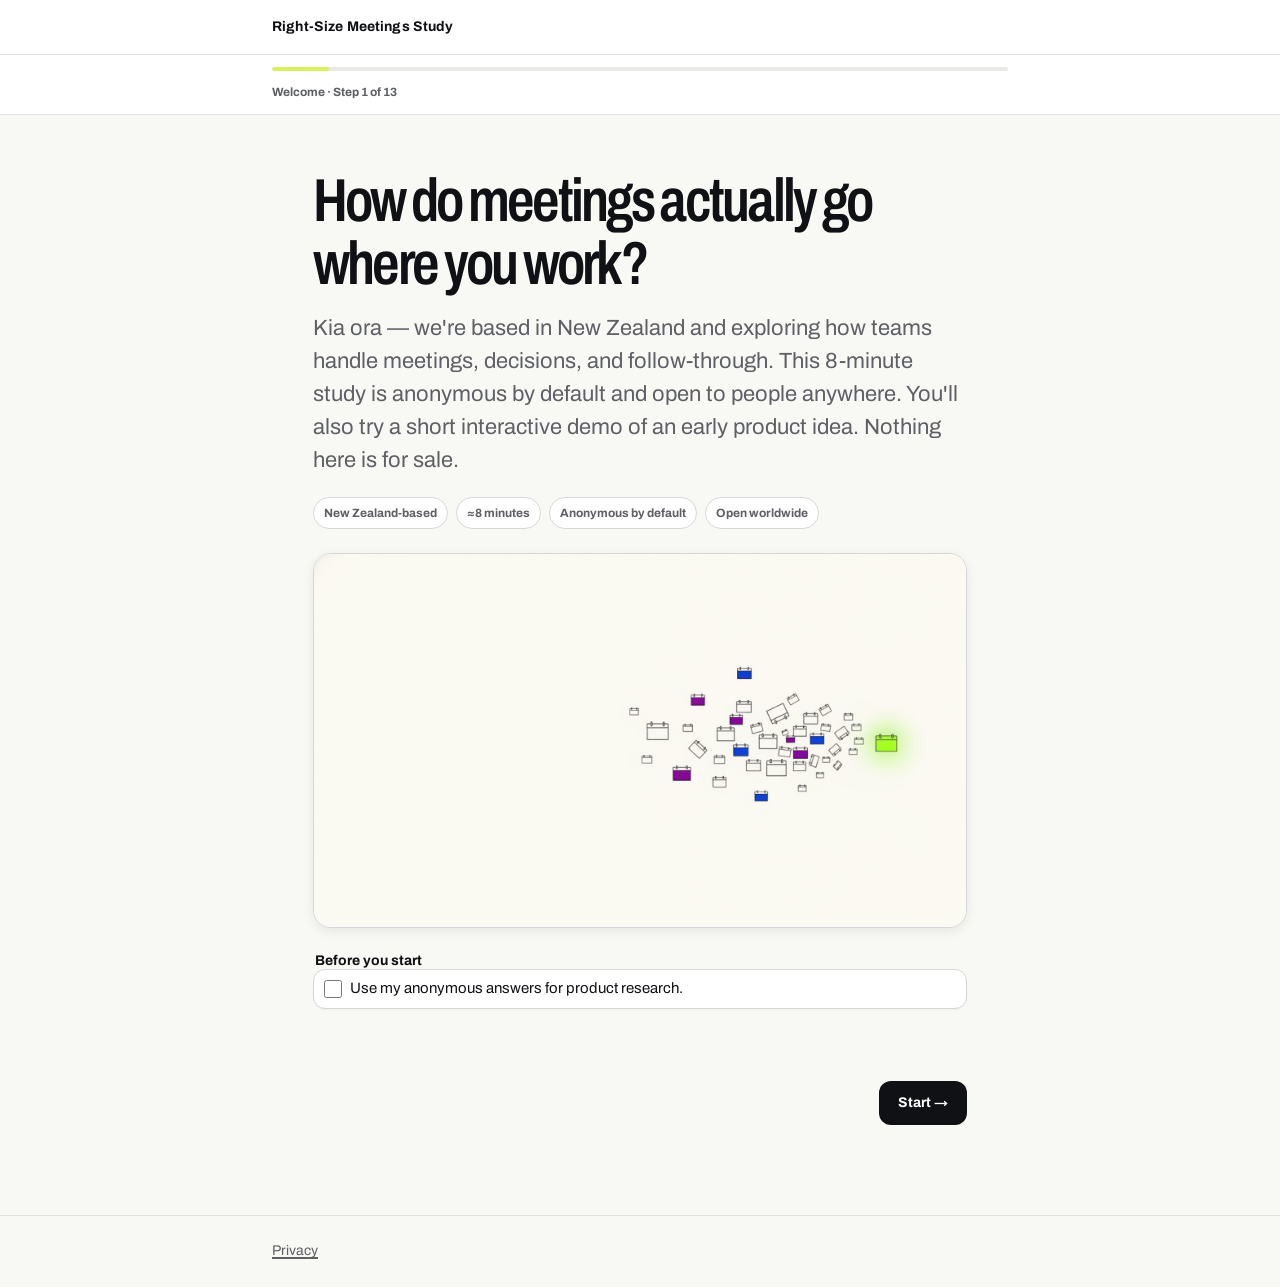
<file: index.html>
<!doctype html>
<html lang="en">
  <head>
    <meta charset="utf-8" />
    <meta name="viewport" content="width=device-width, initial-scale=1" />
    <meta
      name="description"
      content="A New Zealand-based, 8-minute study about meetings, decisions, and follow-through at work. Anonymous by default and open worldwide."
    />
    <title>The Right-Size Meetings Study</title>
    <link rel="icon" type="image/svg+xml" href="assets/img/favicon.svg" />
    <meta property="og:type" content="website" />
    <meta property="og:url" content="https://gtamilselvan07.github.io/rightsize-study/" />
    <meta property="og:title" content="How do meetings actually go where you work?" />
    <meta
      property="og:description"
      content="A New Zealand-based, 8-minute study about meetings and decisions. Anonymous by default, open worldwide, with a short interactive demo."
    />
    <meta
      property="og:image"
      content="https://gtamilselvan07.github.io/rightsize-study/assets/img/og/og-study.jpg"
    />
    <meta property="og:image:width" content="1200" />
    <meta property="og:image:height" content="630" />
    <meta name="twitter:card" content="summary_large_image" />
    <meta name="twitter:title" content="How do meetings actually go where you work?" />
    <meta
      name="twitter:description"
      content="A New Zealand-based, 8-minute study about meetings and decisions. Anonymous by default, open worldwide, with a short interactive demo."
    />
    <meta
      name="twitter:image"
      content="https://gtamilselvan07.github.io/rightsize-study/assets/img/og/og-study.jpg"
    />
    <link rel="stylesheet" href="assets/css/study.css" />
    <style>
      .offscreen-field {
        position: absolute;
        width: 1px;
        height: 1px;
        overflow: hidden;
        clip: rect(0 0 0 0);
        clip-path: inset(50%);
        white-space: nowrap;
      }

      .field-reveal[hidden],
      .conditional[hidden] {
        display: none;
      }

      .story-block {
        margin: var(--ph-space-6) 0;
        padding: var(--ph-space-5);
        border-left: 0.25rem solid var(--ph-color-signal);
        border-radius: var(--ph-radius-md);
        background: var(--ph-color-evidence-surface);
        color: var(--ph-color-text-high);
        font-size: var(--ph-font-size-md);
      }

      .story-block p:last-child {
        margin-bottom: 0;
      }

      .scenario-status {
        min-height: 1.25rem;
        margin: calc(var(--ph-space-2) * -1) 0 var(--ph-space-5);
        color: var(--ph-color-text-secondary);
        font-size: var(--ph-font-size-xs);
      }

      .product-ui-gallery {
        margin: var(--ph-space-6) 0 var(--ph-space-4);
        overflow-x: auto;
        border: 0.0625rem solid var(--ph-color-border-decorative);
        border-radius: var(--ph-radius-lg);
        background: #f5eddd;
        box-shadow: var(--ph-shadow-low);
        scrollbar-color: var(--ph-neutral-300) transparent;
        scroll-snap-type: x mandatory;
      }

      .product-ui-track {
        display: grid;
        grid-auto-columns: 72%;
        grid-auto-flow: column;
        gap: var(--ph-space-3);
        margin: 0;
        padding: var(--ph-space-3);
        list-style: none;
      }

      .product-ui-frame {
        height: 100%;
        margin: 0;
        overflow: hidden;
        border: 0.0625rem solid var(--ph-color-border-decorative);
        border-radius: var(--ph-radius-md);
        background: var(--ph-color-surface-raised);
        box-shadow: var(--ph-shadow-low);
        scroll-snap-align: start;
      }

      .product-ui-frame img {
        display: block;
        width: 100%;
        height: auto;
        aspect-ratio: 16 / 9;
        border-bottom: 0.0625rem solid var(--ph-color-border-decorative);
        object-fit: cover;
      }

      .product-ui-frame figcaption {
        display: grid;
        grid-template-columns: 1.75rem minmax(0, 1fr);
        gap: var(--ph-space-3);
        padding: var(--ph-space-4);
      }

      .product-ui-step-number {
        display: grid;
        width: 1.75rem;
        height: 1.75rem;
        place-items: center;
        border-radius: 50%;
        background: var(--ph-neutral-950);
        color: var(--ph-color-text-inverse);
        font-size: var(--ph-font-size-2xs);
        font-weight: 800;
      }

      .product-ui-frame strong {
        display: block;
        margin-bottom: var(--ph-space-1);
        font-size: var(--ph-font-size-xs);
      }

      .product-ui-frame p {
        margin: 0;
        color: var(--ph-color-text-secondary);
        font-size: var(--ph-font-size-2xs);
      }

      .product-ui-caption {
        margin: 0 0 var(--ph-space-5);
        color: var(--ph-color-text-secondary);
        font-size: var(--ph-font-size-xs);
      }

      .storyboard-steps {
        display: grid;
        grid-template-columns: repeat(5, minmax(0, 1fr));
        gap: var(--ph-space-3);
        margin: 0 0 var(--ph-space-6);
        padding: 0;
        list-style: none;
      }

      .storyboard-step {
        padding: var(--ph-space-4);
        border: 0.0625rem solid var(--ph-color-border-decorative);
        border-radius: var(--ph-radius-md);
        background: var(--ph-color-surface-raised);
      }

      .storyboard-step-number {
        display: grid;
        width: 1.75rem;
        height: 1.75rem;
        margin-bottom: var(--ph-space-3);
        place-items: center;
        border-radius: 50%;
        background: var(--ph-neutral-950);
        color: var(--ph-color-text-inverse);
        font-size: var(--ph-font-size-2xs);
        font-weight: 800;
      }

      .storyboard-step strong {
        display: block;
        margin-bottom: var(--ph-space-2);
        font-size: var(--ph-font-size-xs);
      }

      .storyboard-step p {
        margin: 0;
        color: var(--ph-color-text-secondary);
        font-size: var(--ph-font-size-xs);
      }

      .control-boundary {
        display: grid;
        grid-template-columns: repeat(2, minmax(0, 1fr));
        gap: var(--ph-space-3);
        margin: var(--ph-space-5) 0;
      }

      .control-boundary > div {
        padding: var(--ph-space-4);
        border-radius: var(--ph-radius-md);
      }

      .control-boundary .assistant-side {
        background: var(--ph-color-evidence-surface);
      }

      .control-boundary .people-side {
        background: var(--ph-color-human-surface);
      }

      .control-boundary strong {
        display: block;
        margin-bottom: var(--ph-space-2);
      }

      .control-boundary p {
        margin: 0;
        color: var(--ph-color-text-secondary);
        font-size: var(--ph-font-size-xs);
      }

      .attention-comparison {
        display: grid;
        gap: var(--ph-space-5);
        margin: var(--ph-space-6) 0;
        padding: var(--ph-space-5);
        border: 0.0625rem solid var(--ph-color-border-decorative);
        border-radius: var(--ph-radius-lg);
        background: var(--ph-color-surface-raised);
      }

      .attention-row {
        display: grid;
        gap: var(--ph-space-2);
      }

      .attention-kicker {
        font-size: var(--ph-font-size-2xs);
        font-weight: 700;
        letter-spacing: var(--ph-tracking-label);
      }

      .attention-track {
        height: 1.25rem;
        overflow: hidden;
        border-radius: var(--ph-radius-full);
        background: var(--ph-color-surface-strong);
      }

      .attention-fill {
        display: block;
        width: 0;
        height: 100%;
        border-radius: inherit;
        background: var(--ph-neutral-500);
      }

      .attention-row.after .attention-fill {
        background: var(--ph-color-signal);
      }

      .attention-comparison.is-visible .attention-row.before .attention-fill {
        width: 100%;
      }

      .attention-comparison.is-visible .attention-row.after .attention-fill {
        width: var(--attention-after-width, 5.625%);
      }

      .attention-math {
        margin: 0;
        font-size: var(--ph-font-size-sm);
        font-weight: 700;
      }

      .attention-detail {
        margin: 0;
        color: var(--ph-color-text-secondary);
        font-size: var(--ph-font-size-xs);
      }

      .calc-range-row {
        display: flex;
        align-items: center;
        gap: var(--ph-space-3);
      }

      .calc-range-row input {
        width: 100%;
        accent-color: var(--ph-color-action-primary);
      }

      .calc-range-value {
        min-width: 3.5rem;
        font-weight: 700;
        text-align: right;
      }

      .calc-output {
        margin: var(--ph-space-6) 0 0;
        padding: var(--ph-space-5);
        border-radius: var(--ph-radius-lg);
        background: var(--ph-neutral-950);
        color: var(--ph-color-text-inverse);
      }

      .calc-output p {
        margin-bottom: var(--ph-space-2);
        font-size: var(--ph-font-size-md);
      }

      .calc-output .ph-hint {
        color: var(--ph-neutral-300);
      }

      .demo-shell {
        margin: var(--ph-space-6) 0;
        padding: var(--ph-space-5);
        border: 0.0625rem solid var(--ph-color-border-decorative);
        border-radius: var(--ph-radius-lg);
        background: var(--ph-color-surface-raised);
        box-shadow: var(--ph-shadow-low);
      }

      .demo-dots {
        display: flex;
        gap: var(--ph-space-2);
        margin-bottom: var(--ph-space-5);
      }

      .demo-dot {
        width: 0.75rem;
        height: 0.75rem;
        border-radius: 50%;
        background: var(--ph-neutral-200);
      }

      .demo-dot.is-done,
      .demo-dot.is-current {
        background: var(--ph-color-signal);
      }

      .demo-screen {
        display: none;
      }

      .demo-screen.active {
        display: block;
      }

      .demo-message,
      .demo-receipt {
        padding: var(--ph-space-5);
        border-radius: var(--ph-radius-md);
        background: var(--ph-color-evidence-surface);
      }

      .demo-message time {
        display: block;
        margin-bottom: var(--ph-space-2);
        color: var(--ph-color-text-secondary);
        font-size: var(--ph-font-size-2xs);
        font-weight: 700;
      }

      .demo-message p,
      .demo-receipt p {
        margin-bottom: 0;
      }

      .demo-checklist {
        display: grid;
        gap: var(--ph-space-3);
        margin: var(--ph-space-5) 0;
        padding: 0;
        list-style: none;
      }

      .demo-checklist li {
        padding: var(--ph-space-3);
        border: 0.0625rem solid var(--ph-color-border-decorative);
        border-radius: var(--ph-radius-sm);
        color: var(--ph-color-text-secondary);
        background: var(--ph-color-surface-raised);
      }

      .demo-route-grid {
        display: grid;
        grid-template-columns: repeat(3, minmax(0, 1fr));
        gap: var(--ph-space-3);
        margin: var(--ph-space-5) 0;
      }

      .demo-route {
        padding: var(--ph-space-4);
        border: 0.0625rem solid var(--ph-color-border-decorative);
        border-radius: var(--ph-radius-md);
        background: var(--ph-color-surface-raised);
      }

      .demo-route.is-recommended {
        border: 0.125rem solid var(--ph-color-action-primary);
        background: var(--ph-color-human-surface);
      }

      .demo-route-tag {
        display: inline-block;
        margin-bottom: var(--ph-space-2);
        color: var(--ph-color-text-secondary);
        font-size: var(--ph-font-size-2xs);
        font-weight: 800;
        letter-spacing: var(--ph-tracking-label);
        text-transform: uppercase;
      }

      .demo-route.is-recommended .demo-route-tag {
        color: var(--ph-color-action-primary);
      }

      .demo-route strong {
        display: block;
        margin-bottom: var(--ph-space-2);
      }

      .demo-route p {
        margin: 0;
        color: var(--ph-color-text-secondary);
        font-size: var(--ph-font-size-xs);
      }

      .demo-options {
        display: grid;
        grid-template-columns: repeat(3, minmax(0, 1fr));
        gap: var(--ph-space-3);
        margin: var(--ph-space-5) 0;
      }

      .demo-option {
        min-height: 10rem;
        padding: var(--ph-space-4);
        border: 0.125rem solid var(--ph-color-border-control);
        border-radius: var(--ph-radius-md);
        background: var(--ph-color-surface-raised);
        color: var(--ph-color-text-primary);
        font: inherit;
        text-align: left;
      }

      .demo-option:hover,
      .demo-option[aria-pressed="true"] {
        border-color: var(--ph-color-action-primary);
        background: var(--ph-color-human-surface);
      }

      .demo-option strong {
        display: block;
        margin-bottom: var(--ph-space-2);
      }

      .demo-approval-actions {
        display: grid;
        grid-template-columns: repeat(2, minmax(0, 1fr));
        gap: var(--ph-space-3);
        margin-top: var(--ph-space-5);
      }

      .demo-approval-note {
        margin: var(--ph-space-3) 0 0;
        color: var(--ph-color-text-secondary);
        font-size: var(--ph-font-size-xs);
      }

      .demo-approval-actions .ph-button[aria-pressed="true"] {
        border-color: var(--ph-color-success);
        background: var(--ph-color-success-surface);
        color: var(--ph-color-text-primary);
      }

      .demo-receipt {
        display: grid;
        gap: var(--ph-space-3);
      }

      .demo-receipt dl {
        display: grid;
        grid-template-columns: minmax(0, 1fr) minmax(0, 2fr);
        gap: var(--ph-space-2) var(--ph-space-3);
        margin: 0;
      }

      .demo-receipt dt {
        color: var(--ph-color-text-secondary);
        font-size: var(--ph-font-size-2xs);
        font-weight: 700;
      }

      .demo-receipt dd {
        min-width: 0;
        margin: 0;
        font-size: var(--ph-font-size-xs);
      }

      .demo-link-row {
        display: flex;
        margin-top: var(--ph-space-3);
        flex-wrap: wrap;
        gap: var(--ph-space-3);
      }

      .pricing-value-card {
        margin: var(--ph-space-6) 0;
        overflow: hidden;
        border: 0.0625rem solid var(--ph-color-border-decorative);
        border-radius: var(--ph-radius-lg);
        background: var(--ph-color-surface-raised);
        box-shadow: var(--ph-shadow-low);
      }

      .pricing-journey {
        margin: 0;
        padding: 0;
        list-style: none;
      }

      .pricing-stage {
        display: grid;
        grid-template-columns: 2rem minmax(0, 1fr);
        gap: var(--ph-space-4);
        padding: var(--ph-space-5);
        border-bottom: 0.0625rem solid var(--ph-color-border-decorative);
      }

      .pricing-stage:nth-child(2) {
        background: var(--ph-color-evidence-surface);
      }

      .pricing-stage:last-child {
        border-bottom: 0;
      }

      .pricing-stage-mark {
        display: grid;
        width: 2rem;
        height: 2rem;
        place-items: center;
        border-radius: 50%;
        background: var(--ph-color-action-primary);
        color: var(--ph-color-text-inverse);
        font-size: var(--ph-font-size-xs);
        font-weight: 800;
      }

      .pricing-stage-label {
        display: block;
        margin-bottom: var(--ph-space-2);
        color: var(--ph-color-text-secondary);
        font-size: var(--ph-font-size-2xs);
        font-weight: 800;
        letter-spacing: var(--ph-tracking-label);
        text-transform: uppercase;
      }

      .pricing-stage h3 {
        margin: 0 0 var(--ph-space-2);
        font-size: var(--ph-font-size-md);
        line-height: 1.2;
      }

      .pricing-stage p {
        margin: 0;
        color: var(--ph-color-text-secondary);
        font-size: var(--ph-font-size-sm);
      }

      .pricing-benefits {
        display: grid;
        grid-template-columns: repeat(2, minmax(0, 1fr));
        gap: var(--ph-space-3);
        margin: var(--ph-space-4) 0 0;
        padding: 0;
        list-style: none;
      }

      .pricing-benefits li {
        padding: var(--ph-space-4);
        border: 0.0625rem solid var(--ph-color-border-decorative);
        border-radius: var(--ph-radius-md);
        background: var(--ph-color-surface-raised);
        color: var(--ph-color-text-secondary);
        font-size: var(--ph-font-size-xs);
      }

      .pricing-benefits strong {
        display: block;
        margin-bottom: var(--ph-space-2);
        color: var(--ph-color-text-primary);
      }

      .pricing-evidence-note {
        margin: 0;
        padding: var(--ph-space-4) var(--ph-space-5);
        border-top: 0.0625rem solid var(--ph-color-border-decorative);
        background: var(--ph-color-warning-surface);
        color: var(--ph-color-text-secondary);
        font-size: var(--ph-font-size-xs);
      }

      .pricing-instruction {
        margin: 0 0 var(--ph-space-6);
        color: var(--ph-color-text-high);
        font-size: var(--ph-font-size-sm);
        font-weight: 600;
      }

      .warning-line {
        min-height: 1.25rem;
        margin: var(--ph-space-2) 0 0;
        color: var(--ph-color-warning);
        font-size: var(--ph-font-size-xs);
        font-weight: 600;
      }

      @media (prefers-reduced-motion: no-preference) {
        .attention-fill {
          transition: width 900ms var(--ph-ease-emphasized);
        }
      }

      @media (max-width: 40rem) {
        .demo-options,
        .demo-approval-actions,
        .demo-route-grid,
        .control-boundary {
          grid-template-columns: 1fr;
        }

        .pricing-benefits {
          grid-template-columns: 1fr;
        }

        .storyboard-steps {
          grid-template-columns: 1fr;
        }

        .product-ui-track {
          grid-auto-columns: 88%;
        }
      }

      @media (prefers-reduced-motion: reduce) {
        .attention-fill {
          transition: none;
        }

      }
    </style>
  </head>
  <body>
    <a class="ph-skip-link" href="#app">Skip to survey</a>
    <header class="study-header">
      <span class="study-wordmark">Right-Size Meetings Study</span>
    </header>

    <div class="study-progress" data-progress-shell>
      <div class="progress-inner">
        <div
          class="progress-track"
          role="progressbar"
          aria-label="Survey progress"
          aria-valuemin="1"
          aria-valuemax="13"
          aria-valuenow="1"
        >
          <span class="progress-fill"></span>
        </div>
        <div class="progress-meta">
          <span class="progress-label">Welcome · Step 1 of 13</span>
          <span class="saved-indicator" data-saved-indicator aria-hidden="true" hidden>Saved on this device ✓</span>
        </div>
      </div>
    </div>

    <main class="study-shell" id="app">
      <noscript>
        <p class="callout">This study needs JavaScript to run. Please enable it and reload the page.</p>
      </noscript>
      <section class="survey-step active" data-step="welcome" aria-labelledby="welcome-heading">
        <h1 id="welcome-heading" tabindex="-1">How do meetings actually go where you work?</h1>
        <p class="ph-lede">
          Kia ora — we're based in New Zealand and exploring how teams handle meetings, decisions, and follow-through. This 8-minute study is anonymous by default and open to people anywhere. You'll also try a short interactive demo of an early product idea. Nothing here is for sale.
        </p>
        <ul class="welcome-chips" aria-label="Study details">
          <li>New Zealand-based</li>
          <li>≈8 minutes</li>
          <li>Anonymous by default</li>
          <li>Open worldwide</li>
        </ul>
        <figure class="img-frame">
          <img width="1600" height="914" src="assets/img/hero.jpg" loading="eager" fetchpriority="high" decoding="async" alt="Scattered calendar blocks converging into one small block" />
        </figure>
        <fieldset class="ph-field" data-required data-key="a_consent">
          <legend class="ph-label">Before you start</legend>
          <label class="ph-check-row">
            <input type="checkbox" name="a_consent" value="true" />
            <span>Use my anonymous answers for product research.</span>
          </label>
        </fieldset>
        <div class="offscreen-field" aria-hidden="true">
          <label for="fld-7x">Leave this field empty</label>
          <input type="text" id="fld-7x" name="fld_7x" tabindex="-1" autocomplete="off" />
        </div>
        <p class="status-line" data-status aria-live="polite"></p>
        <div class="step-actions">
          <button class="ph-button ph-button-primary" type="button" data-next>Start →</button>
        </div>
      </section>

      <section class="survey-step" data-step="A" aria-labelledby="a-heading">
        <h2 id="a-heading" tabindex="-1">About you and your week</h2>
        <p class="section-intro">A few quick details help us understand your working week.</p>
        <div class="ph-form-grid">
          <div class="ph-field" data-required data-key="a_country">
            <label class="ph-label" for="a-country">Country or territory</label>
            <input
              class="ph-input"
              id="a-country"
              name="a_country"
              type="text"
              list="country-suggestions"
              autocomplete="country-name"
              maxlength="80"
              placeholder="Start typing your country or territory"
              aria-describedby="a-country-hint"
            />
            <p class="ph-hint" id="a-country-hint">
              Enter any country or territory. We're based in New Zealand and welcome responses from anywhere.
            </p>
            <datalist id="country-suggestions">
              <option value="New Zealand"></option>
              <option value="Australia"></option>
            </datalist>
          </div>

          <fieldset class="ph-field" data-required data-key="a_role" aria-describedby="a-role-hint">
            <legend class="ph-label">Which roles describe your work?</legend>
            <p class="ph-hint" id="a-role-hint">Select all that apply.</p>
            <div class="opt-grid">
              <label class="ph-check-row"><input type="checkbox" name="a_role" value="Founder or executive" /><span>Founder or executive</span></label>
              <label class="ph-check-row"><input type="checkbox" name="a_role" value="Product" /><span>Product</span></label>
              <label class="ph-check-row"><input type="checkbox" name="a_role" value="Engineering" /><span>Engineering</span></label>
              <label class="ph-check-row"><input type="checkbox" name="a_role" value="Design" /><span>Design</span></label>
              <label class="ph-check-row"><input type="checkbox" name="a_role" value="Project or delivery lead" /><span>Project or delivery lead</span></label>
              <label class="ph-check-row"><input type="checkbox" name="a_role" value="Sales or account management" /><span>Sales or account management</span></label>
              <label class="ph-check-row"><input type="checkbox" name="a_role" value="Consultant or agency work" /><span>Consultant or agency work</span></label>
              <label class="ph-check-row"><input type="checkbox" name="a_role" value="Operations" /><span>Operations</span></label>
              <label class="ph-check-row"><input type="checkbox" name="a_role" value="Finance or legal" /><span>Finance or legal</span></label>
              <label class="ph-check-row"><input type="checkbox" name="a_role" value="Other" /><span>Other role</span></label>
            </div>
          </fieldset>

          <fieldset class="ph-field" data-required data-key="a_company_size">
            <legend class="ph-label">Company size</legend>
            <div class="opt-grid" data-w="narrow">
              <label class="ph-check-row"><input type="radio" name="a_company_size" value="Just me" /><span>Just me</span></label>
              <label class="ph-check-row"><input type="radio" name="a_company_size" value="2–10" /><span>2–10</span></label>
              <label class="ph-check-row"><input type="radio" name="a_company_size" value="11–50" /><span>11–50</span></label>
              <label class="ph-check-row"><input type="radio" name="a_company_size" value="51–200" /><span>51–200</span></label>
              <label class="ph-check-row"><input type="radio" name="a_company_size" value="201–1,000" /><span>201–1,000</span></label>
              <label class="ph-check-row"><input type="radio" name="a_company_size" value="More than 1,000" /><span>More than 1,000</span></label>
            </div>
          </fieldset>

          <div class="ph-field" data-required data-key="a_industry">
            <label class="ph-label" for="a-industry">Industry</label>
            <select class="ph-select" id="a-industry" name="a_industry">
              <option value="" selected disabled>Choose one</option>
              <option value="Software / IT">Software / IT</option>
              <option value="Agency or consulting">Agency or consulting</option>
              <option value="Finance">Finance</option>
              <option value="Healthcare">Healthcare</option>
              <option value="Education">Education</option>
              <option value="Government">Government</option>
              <option value="Manufacturing">Manufacturing</option>
              <option value="Retail">Retail</option>
              <option value="Media">Media</option>
              <option value="Other">Other</option>
            </select>
          </div>

          <fieldset class="ph-field" data-required data-key="a_experience_years">
            <legend class="ph-label">How many years have you been doing this kind of work?</legend>
            <div class="opt-grid" data-w="narrow">
              <label class="ph-check-row"><input type="radio" name="a_experience_years" value="Under 2" /><span>Under 2</span></label>
              <label class="ph-check-row"><input type="radio" name="a_experience_years" value="2–5" /><span>2–5</span></label>
              <label class="ph-check-row"><input type="radio" name="a_experience_years" value="6–10" /><span>6–10</span></label>
              <label class="ph-check-row"><input type="radio" name="a_experience_years" value="11–20" /><span>11–20</span></label>
              <label class="ph-check-row"><input type="radio" name="a_experience_years" value="More than 20" /><span>More than 20</span></label>
            </div>
          </fieldset>

          <fieldset class="ph-field" data-required data-key="a_work_mode">
            <legend class="ph-label">How does your team mostly work?</legend>
            <div class="opt-grid">
              <label class="ph-check-row"><input type="radio" name="a_work_mode" value="Mostly remote" /><span>Mostly remote</span></label>
              <label class="ph-check-row"><input type="radio" name="a_work_mode" value="Hybrid" /><span>Hybrid</span></label>
              <label class="ph-check-row"><input type="radio" name="a_work_mode" value="Mostly in an office" /><span>Mostly in an office</span></label>
            </div>
          </fieldset>

          <fieldset class="ph-field ph-field-full" data-required data-key="a_client_facing">
            <legend class="ph-label">Do you work directly with external clients on projects — agency, consultancy, freelance, or professional services?</legend>
            <div class="opt-grid">
              <label class="ph-check-row"><input type="radio" name="a_client_facing" value="yes_mostly" /><span>Yes, that's most of my work</span></label>
              <label class="ph-check-row"><input type="radio" name="a_client_facing" value="sometimes" /><span>Sometimes</span></label>
              <label class="ph-check-row"><input type="radio" name="a_client_facing" value="no" /><span>No</span></label>
            </div>
          </fieldset>

          <fieldset class="ph-field" data-required data-key="a_meetings_week">
            <legend class="ph-label">Meetings you attend in a typical week</legend>
            <div class="opt-grid" data-w="narrow">
              <label class="ph-check-row"><input type="radio" name="a_meetings_week" value="0–2" /><span>0–2</span></label>
              <label class="ph-check-row"><input type="radio" name="a_meetings_week" value="3–5" /><span>3–5</span></label>
              <label class="ph-check-row"><input type="radio" name="a_meetings_week" value="6–10" /><span>6–10</span></label>
              <label class="ph-check-row"><input type="radio" name="a_meetings_week" value="11–20" /><span>11–20</span></label>
              <label class="ph-check-row"><input type="radio" name="a_meetings_week" value="More than 20" /><span>More than 20</span></label>
            </div>
          </fieldset>
        </div>
        <p class="status-line" data-status aria-live="polite"></p>
        <div class="step-actions"><button class="ph-button ph-button-ghost" type="button" data-back>Back</button><button class="ph-button ph-button-primary" type="button" data-next>Continue →</button></div>
      </section>

      <section class="survey-step" data-step="A2" aria-labelledby="a2-heading">
        <h2 id="a2-heading" tabindex="-1">Your toolkit</h2>
        <p class="section-intro">A quick look at the tools and routines around your work.</p>
        <div class="ph-form-grid">
          <fieldset class="ph-field" data-required data-key="a_team_size">
            <legend class="ph-label">How big is your immediate team?</legend>
            <div class="opt-grid" data-w="narrow">
              <label class="ph-check-row"><input type="radio" name="a_team_size" value="Just me" /><span>Just me</span></label>
              <label class="ph-check-row"><input type="radio" name="a_team_size" value="2–5" /><span>2–5</span></label>
              <label class="ph-check-row"><input type="radio" name="a_team_size" value="6–15" /><span>6–15</span></label>
              <label class="ph-check-row"><input type="radio" name="a_team_size" value="16–50" /><span>16–50</span></label>
              <label class="ph-check-row"><input type="radio" name="a_team_size" value="More than 50" /><span>More than 50</span></label>
            </div>
          </fieldset>

          <fieldset class="ph-field" data-required data-key="a_decision_authority">
            <legend class="ph-label">When it comes to buying tools for your team, you…</legend>
            <div class="opt-grid" data-w="wide">
              <label class="ph-check-row"><input type="radio" name="a_decision_authority" value="own" /><span>Own the budget</span></label>
              <label class="ph-check-row"><input type="radio" name="a_decision_authority" value="influence" /><span>Recommend and influence the choice</span></label>
              <label class="ph-check-row"><input type="radio" name="a_decision_authority" value="provided" /><span>Use what's provided</span></label>
            </div>
          </fieldset>

          <fieldset class="ph-field ph-field-full" data-required data-key="a2_pm_tools">
            <legend class="ph-label">Where does your team's work actually live? (all that apply)</legend>
            <div class="opt-grid">
              <label class="ph-check-row"><input type="checkbox" name="a2_pm_tools" value="Jira" /><span>Jira</span></label>
              <label class="ph-check-row"><input type="checkbox" name="a2_pm_tools" value="Linear" /><span>Linear</span></label>
              <label class="ph-check-row"><input type="checkbox" name="a2_pm_tools" value="Asana" /><span>Asana</span></label>
              <label class="ph-check-row"><input type="checkbox" name="a2_pm_tools" value="ClickUp" /><span>ClickUp</span></label>
              <label class="ph-check-row"><input type="checkbox" name="a2_pm_tools" value="Trello" /><span>Trello</span></label>
              <label class="ph-check-row"><input type="checkbox" name="a2_pm_tools" value="Monday" /><span>Monday</span></label>
              <label class="ph-check-row"><input type="checkbox" name="a2_pm_tools" value="Notion" /><span>Notion</span></label>
              <label class="ph-check-row"><input type="checkbox" name="a2_pm_tools" value="Spreadsheets" /><span>Spreadsheets</span></label>
              <label class="ph-check-row"><input type="checkbox" name="a2_pm_tools" value="Other" /><span>Other</span></label>
              <label class="ph-check-row"><input type="checkbox" name="a2_pm_tools" value="none" /><span>No shared tracker</span></label>
            </div>
          </fieldset>

          <fieldset class="ph-field ph-field-full" data-required data-key="a2_meeting_platform">
            <legend class="ph-label">Which meeting tools do you use most? (all that apply)</legend>
            <div class="opt-grid" data-w="narrow">
              <label class="ph-check-row"><input type="checkbox" name="a2_meeting_platform" value="Zoom" /><span>Zoom</span></label>
              <label class="ph-check-row"><input type="checkbox" name="a2_meeting_platform" value="Google Meet" /><span>Google Meet</span></label>
              <label class="ph-check-row"><input type="checkbox" name="a2_meeting_platform" value="Microsoft Teams" /><span>Microsoft Teams</span></label>
              <label class="ph-check-row"><input type="checkbox" name="a2_meeting_platform" value="Slack huddles" /><span>Slack huddles</span></label>
              <label class="ph-check-row"><input type="checkbox" name="a2_meeting_platform" value="Mostly in person" /><span>Mostly in person</span></label>
              <label class="ph-check-row"><input type="checkbox" name="a2_meeting_platform" value="Other" /><span>Other</span></label>
            </div>
          </fieldset>

          <fieldset class="ph-field" data-required data-key="a2_who_runs_meetings">
            <legend class="ph-label">Who usually runs the meetings you attend?</legend>
            <div class="opt-grid">
              <label class="ph-check-row"><input type="radio" name="a2_who_runs_meetings" value="I run most of them" /><span>I run most of them</span></label>
              <label class="ph-check-row"><input type="radio" name="a2_who_runs_meetings" value="A teammate or manager" /><span>A teammate or manager</span></label>
              <label class="ph-check-row"><input type="radio" name="a2_who_runs_meetings" value="Rotates — no one really owns it" /><span>Rotates — no one really owns it</span></label>
              <label class="ph-check-row"><input type="radio" name="a2_who_runs_meetings" value="It varies meeting to meeting" /><span>It varies meeting to meeting</span></label>
            </div>
          </fieldset>
        </div>
        <p class="status-line" data-status aria-live="polite"></p>
        <div class="step-actions"><button class="ph-button ph-button-ghost" type="button" data-back>Back</button><button class="ph-button ph-button-primary" type="button" data-next>Continue →</button></div>
      </section>

      <section class="survey-step" data-step="B" aria-labelledby="b-heading">
        <h2 id="b-heading" tabindex="-1">AI at work today</h2>
        <p class="section-intro">Tell us what AI looks like in your day-to-day work.</p>
        <div class="ph-form-grid">
          <fieldset class="ph-field" data-required data-key="b_tools">
            <legend class="ph-label">Which AI tools do you use?</legend>
            <div class="opt-grid" data-w="wide">
              <label class="ph-check-row"><input type="checkbox" name="b_tools" value="ChatGPT" /><span>ChatGPT</span></label>
              <label class="ph-check-row"><input type="checkbox" name="b_tools" value="Claude" /><span>Claude</span></label>
              <label class="ph-check-row"><input type="checkbox" name="b_tools" value="Microsoft Copilot" /><span>Microsoft Copilot</span></label>
              <label class="ph-check-row"><input type="checkbox" name="b_tools" value="Google Gemini" /><span>Google Gemini</span></label>
              <label class="ph-check-row"><input type="checkbox" name="b_tools" value="notetaker" /><span>Meeting note-takers (Otter, Fireflies, Fathom, Zoom AI…)</span></label>
              <label class="ph-check-row"><input type="checkbox" name="b_tools" value="Other" /><span>Other</span></label>
              <label class="ph-check-row"><input type="checkbox" name="b_tools" value="none" /><span>I don't use AI tools</span></label>
            </div>
          </fieldset>

          <fieldset class="ph-field" data-required data-key="b_freq">
            <legend class="ph-label">How often do you use AI at work?</legend>
            <div class="opt-grid">
              <label class="ph-check-row"><input type="radio" name="b_freq" value="Daily" /><span>Daily</span></label>
              <label class="ph-check-row"><input type="radio" name="b_freq" value="A few times a week" /><span>A few times a week</span></label>
              <label class="ph-check-row"><input type="radio" name="b_freq" value="A few times a month" /><span>A few times a month</span></label>
              <label class="ph-check-row"><input type="radio" name="b_freq" value="Rarely" /><span>Rarely</span></label>
              <label class="ph-check-row"><input type="radio" name="b_freq" value="Never" /><span>Never</span></label>
            </div>
          </fieldset>

          <fieldset class="ph-field" data-required data-optional-when-tools-none data-key="b_uses">
            <legend class="ph-label">What do you use it for?</legend>
            <div class="opt-grid">
              <label class="ph-check-row"><input type="checkbox" name="b_uses" value="Writing" /><span>Writing</span></label>
              <label class="ph-check-row"><input type="checkbox" name="b_uses" value="Research" /><span>Research</span></label>
              <label class="ph-check-row"><input type="checkbox" name="b_uses" value="Coding" /><span>Coding</span></label>
              <label class="ph-check-row"><input type="checkbox" name="b_uses" value="Meeting summaries" /><span>Meeting summaries</span></label>
              <label class="ph-check-row"><input type="checkbox" name="b_uses" value="Planning" /><span>Planning</span></label>
              <label class="ph-check-row"><input type="checkbox" name="b_uses" value="Working with data" /><span>Working with data</span></label>
              <label class="ph-check-row"><input type="checkbox" name="b_uses" value="Customer messages" /><span>Customer messages</span></label>
              <label class="ph-check-row"><input type="checkbox" name="b_uses" value="Other" /><span>Other</span></label>
            </div>
          </fieldset>

          <fieldset class="ph-field" data-required data-key="b_notes_followup">
            <legend class="ph-label">When AI writes your meeting notes, what actually happens afterwards?</legend>
            <div class="opt-grid" data-w="wide">
              <label class="ph-check-row"><input type="radio" name="b_notes_followup" value="I rarely read them" /><span>I rarely read them</span></label>
              <label class="ph-check-row"><input type="radio" name="b_notes_followup" value="I read them, but follow-up doesn't change" /><span>I read them, but follow-up doesn't change</span></label>
              <label class="ph-check-row"><input type="radio" name="b_notes_followup" value="They sometimes help follow-up" /><span>They sometimes help follow-up</span></label>
              <label class="ph-check-row"><input type="radio" name="b_notes_followup" value="They reliably change what happens next" /><span>They reliably change what happens next</span></label>
              <label class="ph-check-row"><input type="radio" name="b_notes_followup" value="I don't use AI notes" /><span>I don't use AI notes</span></label>
            </div>
          </fieldset>
        </div>
        <p class="status-line" data-status aria-live="polite"></p>
        <div class="step-actions"><button class="ph-button ph-button-ghost" type="button" data-back>Back</button><button class="ph-button ph-button-primary" type="button" data-next>Continue →</button></div>
      </section>

      <section class="survey-step" data-step="C" aria-labelledby="c-heading">
        <h2 id="c-heading" tabindex="-1">The annoying parts</h2>
        <p class="section-intro">These questions are about meetings that take more than they give.</p>
        <div class="ph-form-grid">
          <fieldset class="ph-field" data-required data-key="c_email_meetings">
            <legend class="ph-label">In a normal week, how many of your meetings could have been an email or a short message?</legend>
            <div class="opt-grid" data-w="narrow">
              <label class="ph-check-row"><input type="radio" name="c_email_meetings" value="None" /><span>None</span></label>
              <label class="ph-check-row"><input type="radio" name="c_email_meetings" value="1" /><span>1</span></label>
              <label class="ph-check-row"><input type="radio" name="c_email_meetings" value="2–3" /><span>2–3</span></label>
              <label class="ph-check-row"><input type="radio" name="c_email_meetings" value="4–6" /><span>4–6</span></label>
              <label class="ph-check-row"><input type="radio" name="c_email_meetings" value="7 or more" /><span>7 or more</span></label>
            </div>
          </fieldset>

          <fieldset class="ph-field" data-required data-key="c_decision_misremember">
            <legend class="ph-label">When did you last discover that people remembered a decision differently after a meeting?</legend>
            <div class="opt-grid">
              <label class="ph-check-row"><input type="radio" name="c_decision_misremember" value="This week" /><span>This week</span></label>
              <label class="ph-check-row"><input type="radio" name="c_decision_misremember" value="This month" /><span>This month</span></label>
              <label class="ph-check-row"><input type="radio" name="c_decision_misremember" value="In the past few months" /><span>In the past few months</span></label>
              <label class="ph-check-row"><input type="radio" name="c_decision_misremember" value="Can't remember a case" /><span>Can't remember a case</span></label>
            </div>
          </fieldset>

          <fieldset class="ph-field" data-required data-key="c_lost_actions">
            <legend class="ph-label">How often do action items get lost after meetings — done by nobody, or ownership unclear?</legend>
            <div class="opt-grid" data-w="narrow">
              <label class="ph-check-row"><input type="radio" name="c_lost_actions" value="Almost never" /><span>Almost never</span></label>
              <label class="ph-check-row"><input type="radio" name="c_lost_actions" value="A few times a year" /><span>A few times a year</span></label>
              <label class="ph-check-row"><input type="radio" name="c_lost_actions" value="Monthly" /><span>Monthly</span></label>
              <label class="ph-check-row"><input type="radio" name="c_lost_actions" value="Weekly" /><span>Weekly</span></label>
              <label class="ph-check-row"><input type="radio" name="c_lost_actions" value="Most meetings" /><span>Most meetings</span></label>
            </div>
          </fieldset>

          <div class="ph-field ph-field-full" data-key="c_worst_meeting">
            <label class="ph-label" for="c-worst-meeting">One sentence: the most pointless meeting you sat through this month — what was it for?</label>
            <textarea class="ph-textarea" id="c-worst-meeting" name="c_worst_meeting"></textarea>
          </div>
        </div>
        <p class="status-line" data-status aria-live="polite"></p>
        <div class="step-actions"><button class="ph-button ph-button-ghost" type="button" data-back>Back</button><button class="ph-button ph-button-primary" type="button" data-next>Continue →</button></div>
      </section>

      <section class="survey-step" data-step="C2" aria-labelledby="c2-heading">
        <h2 id="c2-heading" tabindex="-1">When the client changes the plan</h2>
        <p class="section-intro">Think of the last real time a client asked to change the scope, the deadline, or the price in the middle of a project.</p>
        <div class="ph-form-grid">
          <fieldset class="ph-field ph-field-full" data-required data-key="c2_incident_when">
            <legend class="ph-label">When did this happen?</legend>
            <div class="opt-grid">
              <label class="ph-check-row"><input type="radio" name="c2_incident_when" value="This week" /><span>This week</span></label>
              <label class="ph-check-row"><input type="radio" name="c2_incident_when" value="This month" /><span>This month</span></label>
              <label class="ph-check-row"><input type="radio" name="c2_incident_when" value="In the past 3 months" /><span>In the past 3 months</span></label>
              <label class="ph-check-row"><input type="radio" name="c2_incident_when" value="Longer ago" /><span>Longer ago</span></label>
              <label class="ph-check-row"><input type="radio" name="c2_incident_when" value="never" /><span>This doesn't really happen to me</span></label>
            </div>
          </fieldset>

          <div class="conditional ph-form-grid ph-field-full" data-c2-follow-up>
            <fieldset class="ph-field" data-required data-key="c2_arrived_where">
              <legend class="ph-label">Where did the request arrive?</legend>
              <div class="opt-grid">
                <label class="ph-check-row"><input type="radio" name="c2_arrived_where" value="In a meeting or call" /><span>In a meeting or call</span></label>
                <label class="ph-check-row"><input type="radio" name="c2_arrived_where" value="Email" /><span>Email</span></label>
                <label class="ph-check-row"><input type="radio" name="c2_arrived_where" value="Slack or Teams" /><span>Slack or Teams</span></label>
                <label class="ph-check-row"><input type="radio" name="c2_arrived_where" value="A ticket or task tool" /><span>A ticket or task tool</span></label>
                <label class="ph-check-row"><input type="radio" name="c2_arrived_where" value="A comment in a document" /><span>A comment in a document</span></label>
                <label class="ph-check-row"><input type="radio" name="c2_arrived_where" value="In person" /><span>In person</span></label>
                <label class="ph-check-row"><input type="radio" name="c2_arrived_where" value="Other" /><span>Other</span></label>
              </div>
            </fieldset>

            <fieldset class="ph-field" data-required data-key="c2_resolve_time">
              <legend class="ph-label">How long until it was properly settled — everyone agreed what would be done, by when, for what price?</legend>
              <div class="opt-grid">
                <label class="ph-check-row"><input type="radio" name="c2_resolve_time" value="Same day" /><span>Same day</span></label>
                <label class="ph-check-row"><input type="radio" name="c2_resolve_time" value="2–3 days" /><span>2–3 days</span></label>
                <label class="ph-check-row"><input type="radio" name="c2_resolve_time" value="About a week" /><span>About a week</span></label>
                <label class="ph-check-row"><input type="radio" name="c2_resolve_time" value="Two weeks or more" /><span>Two weeks or more</span></label>
                <label class="ph-check-row"><input type="radio" name="c2_resolve_time" value="It still isn't settled" /><span>It still isn't settled</span></label>
              </div>
            </fieldset>

            <fieldset class="ph-field" data-required data-key="c2_costs">
              <legend class="ph-label">What did it cost you? (pick all that apply)</legend>
              <div class="opt-grid" data-w="wide">
                <label class="ph-check-row"><input type="checkbox" name="c2_costs" value="Extra work we couldn't bill" /><span>Extra work we couldn't bill</span></label>
                <label class="ph-check-row"><input type="checkbox" name="c2_costs" value="A missed deadline" /><span>A missed deadline</span></label>
                <label class="ph-check-row"><input type="checkbox" name="c2_costs" value="A discount or price cut" /><span>A discount or price cut</span></label>
                <label class="ph-check-row"><input type="checkbox" name="c2_costs" value="Team overtime or stress" /><span>Team overtime or stress</span></label>
                <label class="ph-check-row"><input type="checkbox" name="c2_costs" value="A strained relationship" /><span>A strained relationship</span></label>
                <label class="ph-check-row"><input type="checkbox" name="c2_costs" value="An argument about who agreed to what" /><span>An argument about who agreed to what</span></label>
                <label class="ph-check-row"><input type="checkbox" name="c2_costs" value="Nothing much" /><span>Nothing much</span></label>
              </div>
            </fieldset>

            <fieldset class="ph-field" data-required data-key="c2_cost_money">
              <legend class="ph-label">Rough money impact of that one incident? (US$ or your local currency)</legend>
              <div class="opt-grid" data-w="narrow">
                <label class="ph-check-row"><input type="radio" name="c2_cost_money" value="Nothing" /><span>Nothing</span></label>
                <label class="ph-check-row"><input type="radio" name="c2_cost_money" value="Under $500" /><span>Under $500</span></label>
                <label class="ph-check-row"><input type="radio" name="c2_cost_money" value="$500–2,000" /><span>$500–2,000</span></label>
                <label class="ph-check-row"><input type="radio" name="c2_cost_money" value="$2,000–10,000" /><span>$2,000–10,000</span></label>
                <label class="ph-check-row"><input type="radio" name="c2_cost_money" value="Over $10,000" /><span>Over $10,000</span></label>
                <label class="ph-check-row"><input type="radio" name="c2_cost_money" value="Can't estimate" /><span>Can't estimate</span></label>
              </div>
            </fieldset>

            <div class="ph-field ph-field-full" data-key="c2_workaround">
              <label class="ph-label" for="c2-workaround">How do you handle these requests today — tools, templates, or just talking?</label>
              <textarea class="ph-textarea" id="c2-workaround" name="c2_workaround"></textarea>
            </div>

            <fieldset class="ph-field" data-required data-key="c2_freq">
              <legend class="ph-label">How often does something like this happen?</legend>
              <div class="opt-grid">
                <label class="ph-check-row"><input type="radio" name="c2_freq" value="Weekly" /><span>Weekly</span></label>
                <label class="ph-check-row"><input type="radio" name="c2_freq" value="2–3 times a month" /><span>2–3 times a month</span></label>
                <label class="ph-check-row"><input type="radio" name="c2_freq" value="Monthly" /><span>Monthly</span></label>
                <label class="ph-check-row"><input type="radio" name="c2_freq" value="Quarterly" /><span>Quarterly</span></label>
                <label class="ph-check-row"><input type="radio" name="c2_freq" value="Rarely" /><span>Rarely</span></label>
              </div>
            </fieldset>
          </div>
        </div>
        <p class="status-line" data-status aria-live="polite"></p>
        <div class="step-actions"><button class="ph-button ph-button-ghost" type="button" data-back>Back</button><button class="ph-button ph-button-primary" type="button" data-next>Continue →</button></div>
      </section>

      <section class="survey-step" data-step="D" aria-labelledby="d-heading">
        <h2 id="d-heading" tabindex="-1">Before anyone books the meeting</h2>
        <p class="section-intro">Follow one fictional request from confusion to a commitment people control.</p>
        <div class="story-block">
          <p data-scenario-summary>A client asks to add secure sign-in before launch. Instead of automatically booking an hour with eight people, the assistant prepares the evidence, identifies what only people must decide, and recommends the lightest safe way to settle it. People decide and approve. The system records the commitment and checks what happens next.</p>
        </div>
        <p class="scenario-status" data-scenario-status aria-live="polite">Preparing a fictional example from your earlier multiple-choice answers…</p>

        <div class="product-ui-gallery" role="region" aria-label="Nine product interface concept screens" tabindex="0">
          <ol class="product-ui-track">
            <li>
              <figure class="product-ui-frame">
                <img width="1200" height="675" src="assets/img/product-ui/work-context.jpg" loading="lazy" decoding="async" alt="Concept interface showing current project outcomes, team capacity, dependencies, and a secure sign-in scope change that needs attention." />
                <figcaption><span class="product-ui-step-number" aria-hidden="true">1</span><div><strong>Understand the work</strong><p>See current outcomes, capacity, dependencies, and the request needing attention—without monitoring productivity.</p></div></figcaption>
              </figure>
            </li>
            <li>
              <figure class="product-ui-frame">
                <img width="1600" height="893" src="assets/img/product-ui/request.jpg" loading="lazy" decoding="async" alt="Concept interface showing a weekly work view with one request marked as a scope risk and a Sort this out button." />
                <figcaption><span class="product-ui-step-number" aria-hidden="true">2</span><div><strong>Detect the decision boundary</strong><p>The client asks for secure sign-in before launch, but scope, date, price, and ownership are not agreed.</p></div></figcaption>
              </figure>
            </li>
            <li>
              <figure class="product-ui-frame">
                <img width="1200" height="675" src="assets/img/product-ui/people-authority.jpg" loading="lazy" decoding="async" alt="Concept interface showing agency and client participants, their software-project roles, authority states, and private boundaries." />
                <figcaption><span class="product-ui-step-number" aria-hidden="true">3</span><div><strong>Include the right people</strong><p>Show who is affected, what each person can decide, and which boundaries stay private.</p></div></figcaption>
              </figure>
            </li>
            <li>
              <figure class="product-ui-frame">
                <img width="1600" height="893" src="assets/img/product-ui/evidence.jpg" loading="lazy" decoding="async" alt="Concept interface collecting permitted source cards and highlighting the one open question people must decide." />
                <figcaption><span class="product-ui-step-number" aria-hidden="true">4</span><div><strong>Prepare permitted evidence</strong><p>Project sources are brought together while the unresolved human question stays visible.</p></div></figcaption>
              </figure>
            </li>
            <li>
              <figure class="product-ui-frame">
                <img width="1200" height="675" src="assets/img/product-ui/compiled-route.jpg" loading="lazy" decoding="async" alt="Concept interface comparing no meeting, written approval, a three-person nine-minute conversation, and a full meeting." />
                <figcaption><span class="product-ui-step-number" aria-hidden="true">5</span><div><strong>Compile the minimum safe route</strong><p>Compare no meeting, written approval, a short conversation, or a full room—and preserve human presence when it matters.</p></div></figcaption>
              </figure>
            </li>
            <li>
              <figure class="product-ui-frame">
                <img width="1600" height="893" src="assets/img/product-ui/options.jpg" loading="lazy" decoding="async" alt="Concept interface comparing three feasible options: keep the date, keep the price, or add capacity." />
                <figcaption><span class="product-ui-step-number" aria-hidden="true">6</span><div><strong>Make the trade-off concrete</strong><p>People compare feasible scope–date–price options instead of debating from memory.</p></div></figcaption>
              </figure>
            </li>
            <li>
              <figure class="product-ui-frame">
                <img width="1200" height="675" src="assets/img/product-ui/human-moment.jpg" loading="lazy" decoding="async" alt="Concept interface showing three people in a focused nine-minute conversation with one question, sources, a draft option, and visible ways to disagree." />
                <figcaption><span class="product-ui-step-number" aria-hidden="true">7</span><div><strong>Use human time for human work</strong><p>Three people discuss one unresolved choice; context, dissent, and the relationship remain visible.</p></div></figcaption>
              </figure>
            </li>
            <li>
              <figure class="product-ui-frame">
                <img width="1600" height="893" src="assets/img/product-ui/approval.jpg" loading="lazy" decoding="async" alt="Concept interface showing the exact proposed words with separate approved and pending participant states." />
                <figcaption><span class="product-ui-step-number" aria-hidden="true">8</span><div><strong>Let each person approve</strong><p>No assistant accepts for anyone. An edit creates a new version and clears prior approvals.</p></div></figcaption>
              </figure>
            </li>
            <li>
              <figure class="product-ui-frame">
                <img width="1200" height="675" src="assets/img/product-ui/outcome-value.jpg" loading="lazy" decoding="async" alt="Concept interface connecting agreed, delivered, and verified states to intended attention, delivery, client-clarity, and two-sided relationship outcomes." />
                <figcaption><span class="product-ui-step-number" aria-hidden="true">9</span><div><strong>Connect outcome, value, and trust</strong><p>Link the agreement to delivery and separate confirmation from both sides—without inventing savings or a relationship score.</p></div></figcaption>
              </figure>
            </li>
          </ol>
        </div>
        <p class="product-ui-caption">Nine product-interface concepts show the intended end-to-end workflow. They are design hypotheses—not screenshots of implemented features or measured results. Swipe or scroll sideways; the essential flow is also written below in five steps.</p>

        <ol class="storyboard-steps" aria-label="How the fictional example works">
          <li class="storyboard-step"><span class="storyboard-step-number">1</span><strong>The request is unclear</strong><p data-scenario-request>A client asks to add secure sign-in before a 14 August launch, without an agreed owner, price, or delivery plan.</p></li>
          <li class="storyboard-step"><span class="storyboard-step-number">2</span><strong>Evidence comes first</strong><p data-scenario-evidence>The assistant checks only permitted sources and shows where each fact came from.</p></li>
          <li class="storyboard-step"><span class="storyboard-step-number">3</span><strong>The route is right-sized</strong><p data-scenario-route>The change needs three decision-makers for nine minutes—not an hour with everyone.</p></li>
          <li class="storyboard-step"><span class="storyboard-step-number">4</span><strong>People decide</strong><p data-scenario-decision>People choose which constraint can move, then each side approves the exact words separately.</p></li>
          <li class="storyboard-step"><span class="storyboard-step-number">5</span><strong>The commitment is checked</strong><p data-scenario-outcome>Everyone sees one shared record, and the agreed follow-up is checked one week later.</p></li>
        </ol>

        <div class="control-boundary" aria-label="What the assistant and people each control">
          <div class="assistant-side"><strong>The assistant can</strong><p>Prepare permitted evidence, expose the unresolved question, suggest options, and recommend how to settle it.</p></div>
          <div class="people-side"><strong>Only people can</strong><p>Choose the trade-off, approve a commitment for their own side, or decide that a larger meeting is necessary.</p></div>
        </div>

        <div class="attention-comparison" data-comparison>
          <div class="attention-row before">
            <span class="attention-kicker">DEFAULT RESPONSE</span>
            <div class="attention-track" aria-hidden="true"><span class="attention-fill"></span></div>
            <p class="attention-math" data-scenario-before-math>8 people × 60 minutes = 480 minutes of attention</p>
            <p class="attention-detail">A broad meeting before the unresolved decision is clear.</p>
          </div>
          <div class="attention-row after">
            <span class="attention-kicker">ILLUSTRATED ROUTE</span>
            <div class="attention-track" aria-hidden="true"><span class="attention-fill"></span></div>
            <p class="attention-math" data-scenario-after-math>3 people × 9 minutes = 27 minutes of attention</p>
            <p class="attention-detail">Prepared evidence, the necessary decision-makers, and one shared record.</p>
          </div>
        </div>
        <p class="callout">This scenario and time comparison are fictional illustrations for research—not a product claim or measured result.</p>
        <fieldset class="ph-field" data-required data-key="d_looks_like_you">
          <legend class="ph-label">How similar is this kind of unclear request to work you see?</legend>
          <div class="likert">
            <label aria-label="1 — Not at all"><input type="radio" name="d_looks_like_you" value="1" /><span>1</span></label>
            <label><input type="radio" name="d_looks_like_you" value="2" /><span>2</span></label>
            <label><input type="radio" name="d_looks_like_you" value="3" /><span>3</span></label>
            <label><input type="radio" name="d_looks_like_you" value="4" /><span>4</span></label>
            <label aria-label="5 — Exactly"><input type="radio" name="d_looks_like_you" value="5" /><span>5</span></label>
          </div>
          <div class="likert-scale-labels" aria-hidden="true"><span>Not at all</span><span>Exactly</span></div>
        </fieldset>
        <p class="status-line" data-status aria-live="polite"></p>
        <div class="step-actions"><button class="ph-button ph-button-ghost" type="button" data-back>Back</button><button class="ph-button ph-button-primary" type="button" data-next>Continue →</button></div>
      </section>

      <section class="survey-step" data-step="D2" aria-labelledby="d2-heading">
        <h2 id="d2-heading" tabindex="-1">Your own numbers</h2>
        <p class="section-intro">Use your own estimates — there are no right answers.</p>
        <div class="ph-form-grid">
          <div class="ph-field ph-field-full" data-required data-key="calc_meetings">
            <label class="ph-label" for="calc-meetings">Meetings you attend in a typical week</label>
            <input class="ph-input" id="calc-meetings" type="number" name="calc_meetings" min="0" max="40" inputmode="numeric" />
            <p class="ph-hint">You picked a range earlier — an exact number here makes the math yours.</p>
          </div>

          <fieldset class="ph-field" data-required data-key="calc_attendees">
            <legend class="ph-label">How many people are usually in them?</legend>
            <div class="opt-grid" data-w="narrow">
              <label class="ph-check-row"><input type="radio" name="calc_attendees" value="2" /><span>2</span></label>
              <label class="ph-check-row"><input type="radio" name="calc_attendees" value="3.5" /><span>3–4</span></label>
              <label class="ph-check-row"><input type="radio" name="calc_attendees" value="6.5" /><span>5–8</span></label>
              <label class="ph-check-row"><input type="radio" name="calc_attendees" value="10" /><span>9+</span></label>
            </div>
          </fieldset>

          <fieldset class="ph-field" data-required data-key="calc_length">
            <legend class="ph-label">How long do they usually run?</legend>
            <div class="opt-grid" data-w="narrow">
              <label class="ph-check-row"><input type="radio" name="calc_length" value="30" /><span>30 minutes</span></label>
              <label class="ph-check-row"><input type="radio" name="calc_length" value="45" /><span>45 minutes</span></label>
              <label class="ph-check-row"><input type="radio" name="calc_length" value="60" /><span>60 minutes</span></label>
            </div>
          </fieldset>

          <fieldset class="ph-field" data-required data-key="calc_cost_band">
            <legend class="ph-label">Roughly what an hour of one person's time costs where you work — just pick the closest (US$ or your local equivalent).</legend>
            <div class="opt-grid" data-w="narrow">
              <label class="ph-check-row"><input type="radio" name="calc_cost_band" value="30" /><span>$30</span></label>
              <label class="ph-check-row"><input type="radio" name="calc_cost_band" value="60" /><span>$60</span></label>
              <label class="ph-check-row"><input type="radio" name="calc_cost_band" value="100" /><span>$100</span></label>
              <label class="ph-check-row"><input type="radio" name="calc_cost_band" value="150" /><span>$150</span></label>
            </div>
          </fieldset>

          <div class="ph-field ph-field-full" data-required data-key="calc_share">
            <label class="ph-label" for="calc-share">Honestly, what share of that meeting time could be made more focused, handled in writing, or avoided if the preparation happened automatically?</label>
            <div class="calc-range-row">
              <input id="calc-share" type="range" name="calc_share" min="0" max="70" step="5" value="30" />
              <output class="calc-range-value" for="calc-share" data-calc-share-output>30%</output>
            </div>
          </div>
        </div>
        <div class="calc-output" aria-live="polite" aria-atomic="true">
          <p>That's roughly <strong data-calc-hours>0 hours</strong> of people's time — about <strong data-calc-money>$0</strong> — every month, by your own estimates.</p>
          <p class="ph-hint">Your numbers × about 4.3 weeks a month. This is your arithmetic, not our promise.</p>
        </div>
        <p class="status-line" data-status aria-live="polite"></p>
        <div class="step-actions"><button class="ph-button ph-button-ghost" type="button" data-back>Back</button><button class="ph-button ph-button-primary" type="button" data-next>Continue →</button></div>
      </section>

      <section class="survey-step" data-step="E" aria-labelledby="e-heading">
        <h2 id="e-heading" tabindex="-1">Try the same request — about 60 seconds</h2>
        <p class="section-intro">Make the human decision yourself. The assistant never approves on anyone's behalf.</p>
        <div class="demo-shell" id="compact-demo" aria-label="Interactive example">
          <div class="demo-dots" aria-label="Example progress">
            <span class="demo-dot is-current" data-demo-dot="1"></span><span class="demo-dot" data-demo-dot="2"></span><span class="demo-dot" data-demo-dot="3"></span><span class="demo-dot" data-demo-dot="4"></span>
          </div>

          <section class="demo-screen active" data-demo-screen="1" aria-labelledby="demo-one-heading">
            <h3 id="demo-one-heading">1. The request lands</h3>
            <div class="demo-message"><time>Tuesday, 9:14 am · fictional</time><p data-demo-request>A client asks to add secure sign-in before a 14 August launch. The request has no agreed owner, price, or delivery plan. The default response would be an hour with eight people.</p></div>
            <p class="demo-approval-note">Your task: settle the one trade-off that cannot be inferred from project evidence.</p>
            <div class="step-actions"><button class="ph-button ph-button-primary" type="button" data-demo-next>Prepare the request →</button></div>
          </section>

          <section class="demo-screen" data-demo-screen="2" aria-labelledby="demo-two-heading">
            <h3 id="demo-two-heading">2. Evidence first, then the lightest safe route</h3>
            <ul class="demo-checklist">
              <li data-demo-fact="0">The signed scope does not include secure sign-in.</li>
              <li data-demo-fact="1">The launch plan has no spare capacity.</li>
              <li data-demo-fact="2">Current work is still on schedule.</li>
            </ul>
            <p><strong>Only people can answer:</strong> <span data-demo-human-question>Which constraint should move: scope, date, or budget?</span></p>
            <div class="demo-route-grid" aria-label="Possible routes">
              <div class="demo-route"><span class="demo-route-tag">No meeting</span><strong>Not safe yet</strong><p data-demo-route-none>The request changes scope and delivery risk.</p></div>
              <div class="demo-route"><span class="demo-route-tag">Written approval</span><strong>Useful afterwards</strong><p data-demo-route-async>A written approval works after people choose the trade-off.</p></div>
              <div class="demo-route is-recommended"><span class="demo-route-tag">Recommended</span><strong>Smallest conversation</strong><p data-demo-route-small>Three decision-makers for nine minutes.</p></div>
            </div>
            <p class="callout"><strong>Why:</strong> <span data-demo-recommendation-reason>The evidence is ready, but the scope–date–budget trade-off requires authority from both sides.</span></p>
            <div class="step-actions"><button class="ph-button ph-button-ghost" type="button" data-demo-back>Back</button><button class="ph-button ph-button-primary" type="button" data-demo-next>Join the small conversation →</button></div>
          </section>

          <section class="demo-screen" data-demo-screen="3" aria-labelledby="demo-three-heading">
            <h3 id="demo-three-heading">3. People choose and approve</h3>
            <p>Choose the trade-off you would take back to your team.</p>
            <div class="demo-options">
              <button class="demo-option" type="button" data-demo-option="A" aria-pressed="false"><strong><span>A</span> · <span data-demo-option-title>Move the feature</span></strong><span data-demo-option-summary>Keep the 14 August launch; secure sign-in arrives 2 September. Price unchanged.</span></button>
              <button class="demo-option" type="button" data-demo-option="B" aria-pressed="false"><strong><span>B</span> · <span data-demo-option-title>Move the launch</span></strong><span data-demo-option-summary>Keep secure sign-in in scope; launch moves to 28 August. Price unchanged.</span></button>
              <button class="demo-option" type="button" data-demo-option="C" aria-pressed="false"><strong><span>C</span> · <span data-demo-option-title>Add capacity</span></strong><span data-demo-option-summary>Keep both dates; add a small team and get budget approval from both sides.</span></button>
            </div>
            <p class="status-line" data-demo-status aria-live="polite"></p>
            <div class="demo-approval-actions">
              <button class="ph-button ph-button-primary" type="button" data-demo-approval="provider" aria-pressed="false" disabled>Approve my side</button>
              <button class="ph-button ph-button-ghost" type="button" data-demo-other-party disabled>Reveal the client's separate response</button>
            </div>
            <p class="demo-approval-note">You approve only for your side. The fictional client responds separately on their own device.</p>
            <p class="status-line" data-demo-approval-status aria-live="polite">Choose an option first.</p>
            <div class="step-actions"><button class="ph-button ph-button-ghost" type="button" data-demo-back>Back</button><button class="ph-button ph-button-primary" type="button" data-demo-next disabled>See the shared record →</button></div>
          </section>

          <section class="demo-screen" data-demo-screen="4" aria-labelledby="demo-four-heading">
            <h3 id="demo-four-heading">4. One shared record, then follow-through</h3>
            <div class="demo-receipt">
              <p><strong>Shared record</strong></p>
              <dl>
                <dt>What changes</dt><dd data-receipt-change>Choose an option to see the record.</dd>
                <dt>New date</dt><dd data-receipt-date>—</dd>
                <dt>Price</dt><dd data-receipt-price>—</dd>
                <dt>Who owns it</dt><dd data-receipt-owner>—</dd>
              </dl>
            </div>
            <p><strong>One week later:</strong> <span data-demo-outcome>The agreed follow-up is checked against the shared record.</span></p>
            <div class="attention-comparison is-visible">
              <div class="attention-row before"><span class="attention-kicker">ILLUSTRATED DEFAULT</span><p class="attention-math" data-demo-before-math>8 × 60 = 480 attention-minutes</p></div>
              <div class="attention-row after"><span class="attention-kicker">ILLUSTRATED ROUTE</span><p class="attention-math" data-demo-after-math>3 × 9 = 27 attention-minutes</p></div>
            </div>
            <p class="callout">Fictional example for research—not a finished product, measured saving, or automated decision.</p>
            <div class="demo-link-row">
              <button class="ph-button ph-button-primary" type="button" data-demo-complete>Continue →</button>
              <a class="ph-button ph-button-ghost" href="demo.html" data-full-demo-link target="_blank" rel="noopener">Try the full story demo (new tab)</a>
              <button class="ph-button ph-button-ghost" type="button" data-demo-restart>Restart example</button>
            </div>
          </section>
          <p class="status-line" data-demo-live aria-live="polite"></p>
        </div>

        <fieldset class="ph-field" data-required data-key="e_clarity">
          <legend class="ph-label">Was it clear what the assistant did on its own, and what stayed under human control?</legend>
          <div class="opt-grid" data-w="narrow">
            <label class="ph-check-row"><input type="radio" name="e_clarity" value="Very clear" /><span>Very clear</span></label>
            <label class="ph-check-row"><input type="radio" name="e_clarity" value="Mostly clear" /><span>Mostly clear</span></label>
            <label class="ph-check-row"><input type="radio" name="e_clarity" value="Somewhat confusing" /><span>Somewhat confusing</span></label>
            <label class="ph-check-row"><input type="radio" name="e_clarity" value="Very confusing" /><span>Very confusing</span></label>
          </div>
        </fieldset>
        <fieldset class="ph-field" data-required data-key="e_understanding">
          <legend class="ph-label">In this example, what did the assistant actually do?</legend>
          <div class="opt-grid" data-w="wide">
            <label class="ph-check-row"><input type="radio" name="e_understanding" value="Prepared evidence and recommendations; people decided and approved" /><span>Prepared evidence and recommendations; people decided and approved</span></label>
            <label class="ph-check-row"><input type="radio" name="e_understanding" value="Made and approved the final decision automatically" /><span>Made and approved the final decision automatically</span></label>
            <label class="ph-check-row"><input type="radio" name="e_understanding" value="Only summarized a meeting after it happened" /><span>Only summarized a meeting after it happened</span></label>
            <label class="ph-check-row"><input type="radio" name="e_understanding" value="Not sure" /><span>Not sure</span></label>
          </div>
        </fieldset>
        <p class="status-line" data-status aria-live="polite"></p>
        <div class="step-actions"><button class="ph-button ph-button-ghost" type="button" data-back>Back</button><button class="ph-button ph-button-primary" type="button" data-next>Continue →</button></div>
      </section>

      <section class="survey-step" data-step="E2" aria-labelledby="e2-heading">
        <h2 id="e2-heading" tabindex="-1">About your world</h2>
        <p class="section-intro">Two short questions, in your own words.</p>
        <div class="ai-question-loading" data-aiq-loading aria-live="polite">
          Preparing two questions about your week<span class="ai-loading-dots" aria-hidden="true"><span>.</span><span>.</span><span>.</span></span>
        </div>
        <div class="ai-question-form" data-aiq-form hidden>
          <p class="ai-tailored-tag" data-aiq-tailored hidden>Tailored from your earlier answers by an AI assistant.</p>
          <div class="ph-form-grid">
            <div class="ph-field ph-field-full" data-key="ai_a1">
              <label class="ph-label" data-aiq-label="1" for="ai-a1"></label>
              <textarea class="ph-textarea ai-question-answer" id="ai-a1" name="ai_a1" rows="3" maxlength="600"></textarea>
            </div>
            <div class="ph-field ph-field-full" data-key="ai_a2">
              <label class="ph-label" data-aiq-label="2" for="ai-a2"></label>
              <textarea class="ph-textarea ai-question-answer" id="ai-a2" name="ai_a2" rows="3" maxlength="600"></textarea>
            </div>
          </div>
        </div>
        <p class="status-line" data-status aria-live="polite"></p>
        <div class="step-actions"><button class="ph-button ph-button-ghost" type="button" data-back>Back</button><button class="ph-button ph-button-primary" type="button" data-next>Continue →</button></div>
      </section>

      <section class="survey-step" data-step="F" aria-labelledby="f-heading">
        <h2 id="f-heading" tabindex="-1">Straight answers</h2>
        <p class="section-intro">Tell us what feels useful, and what does not.</p>
        <div class="ph-form-grid">
          <fieldset class="ph-field ph-field-full" data-required data-key="f_value">
          <legend class="ph-label">How valuable would this be in your work?</legend>
          <div class="likert">
              <label aria-label="1 — Not at all"><input type="radio" name="f_value" value="1" /><span>1</span></label>
              <label><input type="radio" name="f_value" value="2" /><span>2</span></label>
              <label><input type="radio" name="f_value" value="3" /><span>3</span></label>
              <label><input type="radio" name="f_value" value="4" /><span>4</span></label>
              <label aria-label="5 — Extremely"><input type="radio" name="f_value" value="5" /><span>5</span></label>
            </div>
            <div class="likert-scale-labels" aria-hidden="true"><span>Not at all</span><span>Extremely</span></div>
          </fieldset>

          <fieldset class="ph-field" data-required data-key="f_most_valuable">
            <legend class="ph-label">Which part would be most valuable?</legend>
            <div class="opt-grid" data-w="wide">
              <label class="ph-check-row"><input type="radio" name="f_most_valuable" value="The right meeting, with the right people" /><span>The right meeting, with the right people</span></label>
              <label class="ph-check-row"><input type="radio" name="f_most_valuable" value="The assistant prepares facts and options before we talk" /><span>The assistant prepares facts and options before we talk</span></label>
              <label class="ph-check-row"><input type="radio" name="f_most_valuable" value="Both sides approve one exact record" /><span>Both sides approve one exact record</span></label>
              <label class="ph-check-row"><input type="radio" name="f_most_valuable" value="Promises get checked afterwards" /><span>Promises get checked afterwards</span></label>
              <label class="ph-check-row"><input type="radio" name="f_most_valuable" value="My private limits stay private" /><span>My private limits stay private</span></label>
              <label class="ph-check-row"><input type="radio" name="f_most_valuable" value="Other — tell us" /><span>Other — tell us</span></label>
              <label class="ph-check-row"><input type="radio" name="f_most_valuable" value="Honestly, none of it" /><span>Honestly, none of it</span></label>
            </div>
          </fieldset>

          <div class="ph-field ph-field-full conditional" data-most-valuable-other hidden data-required data-key="f_most_valuable_other">
            <label class="ph-label" for="f-most-valuable-other">What would be most valuable instead?</label>
            <textarea class="ph-textarea" id="f-most-valuable-other" name="f_most_valuable_other" rows="3" maxlength="600"></textarea>
          </div>

          <fieldset class="ph-field" data-required data-key="f_concern">
            <legend class="ph-label">What concerns you most?</legend>
            <div class="opt-grid" data-w="wide">
              <label class="ph-check-row"><input type="radio" name="f_concern" value="Privacy of my data" /><span>Privacy of my data</span></label>
              <label class="ph-check-row"><input type="radio" name="f_concern" value="Trusting the AI to get the facts right" /><span>Trusting the AI to get the facts right</span></label>
              <label class="ph-check-row"><input type="radio" name="f_concern" value="The other side won't use it" /><span>The other side won't use it</span></label>
              <label class="ph-check-row"><input type="radio" name="f_concern" value="Too formal for how we actually work" /><span>Too formal for how we actually work</span></label>
              <label class="ph-check-row"><input type="radio" name="f_concern" value="Security and confidentiality" /><span>Security and confidentiality</span></label>
              <label class="ph-check-row"><input type="radio" name="f_concern" value="Nothing major" /><span>Nothing major</span></label>
            </div>
          </fieldset>

          <fieldset class="ph-field" data-required data-key="f_solves_problem">
            <legend class="ph-label">Does this solve a problem you actually have right now?</legend>
            <div class="opt-grid">
              <label class="ph-check-row"><input type="radio" name="f_solves_problem" value="Yes — a painful one" /><span>Yes — a painful one</span></label>
              <label class="ph-check-row"><input type="radio" name="f_solves_problem" value="Yes — a minor annoyance" /><span>Yes — a minor annoyance</span></label>
              <label class="ph-check-row"><input type="radio" name="f_solves_problem" value="Not really" /><span>Not really</span></label>
              <label class="ph-check-row"><input type="radio" name="f_solves_problem" value="No" /><span>No</span></label>
            </div>
          </fieldset>

          <div class="ph-field ph-field-full" data-key="f_blocker">
            <label class="ph-label" for="f-blocker">What would stop you from using something like this?</label>
            <textarea class="ph-textarea" id="f-blocker" name="f_blocker"></textarea>
          </div>
        </div>
        <p class="status-line" data-status aria-live="polite"></p>
        <div class="step-actions"><button class="ph-button ph-button-ghost" type="button" data-back>Back</button><button class="ph-button ph-button-primary" type="button" data-next>Continue →</button></div>
      </section>

      <section class="survey-step" data-step="G" aria-labelledby="g-heading">
        <h2 id="g-heading" tabindex="-1">What would this be worth?</h2>
        <p class="section-intro">Price the actual product and value package below — not a meeting recorder or summary tool.</p>
        <article class="pricing-value-card" aria-labelledby="pricing-product-heading">
          <ol class="pricing-journey">
            <li class="pricing-stage">
              <span class="pricing-stage-mark" aria-hidden="true">1</span>
              <div>
                <span class="pricing-stage-label">Product</span>
                <h3 id="pricing-product-heading">An AI-assisted decision workspace for software agencies and consultancies</h3>
                <p>When a client asks to change scope, a delivery date, or price, it brings together the permitted project evidence, shows the one trade-off only people can decide, and recommends written approval, a focused conversation, or a wider meeting when that is the safer choice.</p>
              </div>
            </li>
            <li class="pricing-stage">
              <span class="pricing-stage-mark" aria-hidden="true">2</span>
              <div>
                <span class="pricing-stage-label">Value</span>
                <h3>Reach a clear, accountable decision with the right amount of coordination</h3>
                <ul class="pricing-benefits">
                  <li><strong>Keep the right people together</strong>Make room for a focused or wider conversation when it adds value; use written approval when that is enough.</li>
                  <li><strong>Protect delivery and margin</strong>Make the scope–date–price trade-off clear before anyone makes an accidental promise.</li>
                  <li><strong>Give both sides control</strong>Keep private limits private while the agency and client approve exactly the same terms.</li>
                  <li><strong>Carry the decision through</strong>Record owners and dates, then show whether the agreed outcome happened.</li>
                </ul>
              </div>
            </li>
            <li class="pricing-stage">
              <span class="pricing-stage-mark" aria-hidden="true">3</span>
              <div>
                <span class="pricing-stage-label">Your price</span>
                <h3>What would your organisation pay each month?</h3>
                <p>Assume one workspace for the agency or consultancy and a team of about 10 people. For this pricing exercise, invited client participants use the decision flow free.</p>
              </div>
            </li>
          </ol>
          <p class="pricing-evidence-note"><strong>Early-concept note:</strong> these are the benefits the product is designed to create, not measured results.</p>
        </article>
        <p class="pricing-instruction">Use the currency your organisation would expect to use for this purchase. Give your honest first reaction; there are no right answers.</p>
        <div class="ph-form-grid">
          <div class="ph-field ph-field-full" data-required data-key="g_currency">
            <label class="ph-label" for="g-currency">Currency for every price on this page</label>
            <input class="ph-input" id="g-currency" name="g_currency" type="text" list="currency-suggestions" maxlength="40" placeholder="For example, NZD, AUD, USD, or EUR" aria-describedby="g-currency-hint" />
            <p class="ph-hint" id="g-currency-hint">Enter any currency. The suggestions are only shortcuts, not a limit.</p>
            <datalist id="currency-suggestions">
              <option value="NZD"></option>
              <option value="AUD"></option>
              <option value="USD"></option>
              <option value="CAD"></option>
              <option value="EUR"></option>
              <option value="GBP"></option>
              <option value="INR"></option>
              <option value="JPY"></option>
              <option value="SGD"></option>
              <option value="ZAR"></option>
            </datalist>
          </div>
          <div class="ph-field" data-required data-key="g_vw_too_cheap">
            <label class="ph-label" for="g-vw-too-cheap">At what monthly price would this workspace feel so cheap you'd doubt it works?</label>
            <input class="ph-input" id="g-vw-too-cheap" type="number" name="g_vw_too_cheap" min="0" step="any" inputmode="decimal" aria-describedby="g-currency-hint" />
          </div>
          <div class="ph-field" data-required data-key="g_vw_bargain">
            <label class="ph-label" for="g-vw-bargain">At what monthly price would it feel like a great deal?</label>
            <input class="ph-input" id="g-vw-bargain" type="number" name="g_vw_bargain" min="0" step="any" inputmode="decimal" aria-describedby="g-currency-hint" />
          </div>
          <div class="ph-field" data-required data-key="g_vw_expensive">
            <label class="ph-label" for="g-vw-expensive">At what monthly price does it start feeling expensive — but you'd still consider it?</label>
            <input class="ph-input" id="g-vw-expensive" type="number" name="g_vw_expensive" min="0" step="any" inputmode="decimal" aria-describedby="g-currency-hint" />
          </div>
          <div class="ph-field" data-required data-key="g_vw_too_expensive">
            <label class="ph-label" for="g-vw-too-expensive">At what monthly price would it be too expensive to consider at all?</label>
            <input class="ph-input" id="g-vw-too-expensive" type="number" name="g_vw_too_expensive" min="0" step="any" inputmode="decimal" aria-describedby="g-currency-hint" />
          </div>
        </div>
        <p class="ph-hint">The four amounts describe different boundaries: too cheap, a great deal, still worth considering when expensive, and too expensive. They help us understand a price range rather than one exact price.</p>
        <p class="warning-line" data-vw-warning aria-live="polite"></p>
        <fieldset class="ph-field" data-required data-key="g_paid_trial_interest">
          <legend class="ph-label">A guided, paid 4-week trial would test this workflow on one real client project. Would your organisation consider it?</legend>
          <div class="opt-grid" data-w="wide">
            <label class="ph-check-row"><input type="radio" name="g_paid_trial_interest" value="I'd seriously consider it" /><span>I'd seriously consider it</span></label>
            <label class="ph-check-row"><input type="radio" name="g_paid_trial_interest" value="Maybe — I'd need someone's approval" /><span>Maybe — I'd need someone's approval</span></label>
            <label class="ph-check-row"><input type="radio" name="g_paid_trial_interest" value="Only if it were free" /><span>Only if it were free</span></label>
            <label class="ph-check-row"><input type="radio" name="g_paid_trial_interest" value="I wouldn't trial it at all" /><span>I wouldn't trial it at all</span></label>
          </div>
        </fieldset>
        <div class="ph-field conditional" data-pilot-approver hidden data-required data-key="g_pilot_approver">
          <label class="ph-label" for="g-pilot-approver">Whose approval? (role, not name)</label>
          <input class="ph-input" id="g-pilot-approver" type="text" name="g_pilot_approver" />
        </div>
        <p class="status-line" data-status aria-live="polite"></p>
        <div class="step-actions"><button class="ph-button ph-button-ghost" type="button" data-back>Back</button><button class="ph-button ph-button-primary" type="button" data-next>Continue →</button></div>
      </section>

      <section class="survey-step" data-step="H" aria-labelledby="h-heading">
        <h2 id="h-heading" tabindex="-1">Last page</h2>
        <p class="section-intro">A few final questions and an optional way to stay in touch.</p>
        <div class="ph-form-grid">
          <div class="ph-field ph-field-full" data-key="h_email">
            <label class="ph-label" for="h-email">Leave an email if you'd like early access or the study results. (Optional. If you leave one, your answers are linked to it so we can follow up — leave it blank to stay fully anonymous.)</label>
            <input class="ph-input" id="h-email" type="email" name="h_email" autocomplete="email" />
          </div>
          <fieldset class="ph-field" data-required data-key="h_interview">
            <legend class="ph-label">Would you join a 30-minute call about how your team handles this today? We're studying the problem, not selling.</legend>
            <div class="opt-grid" data-w="narrow">
              <label class="ph-check-row"><input type="radio" name="h_interview" value="Yes" /><span>Yes</span></label>
              <label class="ph-check-row"><input type="radio" name="h_interview" value="No" /><span>No</span></label>
            </div>
          </fieldset>
          <div class="ph-field ph-field-full" data-key="h_referral">
            <label class="ph-label" for="h-referral">Know someone who runs client projects and feels this pain? Tell us what kind of company they run (no names needed) — or just forward them this page.</label>
            <textarea class="ph-textarea" id="h-referral" name="h_referral"></textarea>
          </div>
        </div>
        <p class="status-line" data-status aria-live="polite"></p>
        <div class="step-actions"><button class="ph-button ph-button-ghost" type="button" data-back>Back</button><button class="ph-button ph-button-primary" type="button" data-next>Finish ✓</button></div>
      </section>

      <section class="survey-step" data-step="thanks" aria-labelledby="thanks-heading">
        <div class="thanks-mark" aria-hidden="true">✓</div>
        <h2 id="thanks-heading" tabindex="-1">Thank you — that genuinely helps.</h2>
        <p class="section-intro">Your answers are safely on their way.</p>
        <p class="ph-lede">You spent about <strong data-thanks-minutes>0</strong> minutes answering.</p>
        <figure class="img-frame"><img width="1600" height="1600" src="assets/img/thanks.jpg" loading="lazy" decoding="async" alt="A desk with a small thank-you note beside a calendar" /></figure>
        <div class="thanks-links">
          <a class="thanks-link-card" href="demo.html" data-thanks-demo-link>Explore the full story demo</a>
          <a class="thanks-link-card" href="walkthrough.html" data-thanks-walkthrough-link>See the walkthrough</a>
          <button class="ph-button ph-button-ghost thanks-copy-link" type="button" data-copy-link>Copy this study link</button>
          <button class="ph-button ph-button-ghost thanks-copy-link" type="button" data-restart-study>Start a fresh response</button>
        </div>
        <p class="status-line" data-thanks-status aria-live="polite"></p>
        <p class="callout">We read every answer. If you left an email, you'll hear from us only about this study.</p>
        <p class="thanks-privacy"><a href="privacy.html">Privacy</a></p>
      </section>
    </main>

    <footer class="study-footer">
      <div class="study-footer-inner"><a href="privacy.html">Privacy</a></div>
    </footer>

    <script defer src="assets/js/config.js?v=6"></script>
    <script defer src="assets/js/store.js?v=4"></script>
    <script defer src="assets/js/survey.js?v=6"></script>
    <script defer src="assets/js/calc.js"></script>
    <script defer src="assets/js/demo-compact.js?v=4"></script>
  </body>
</html>
</file>
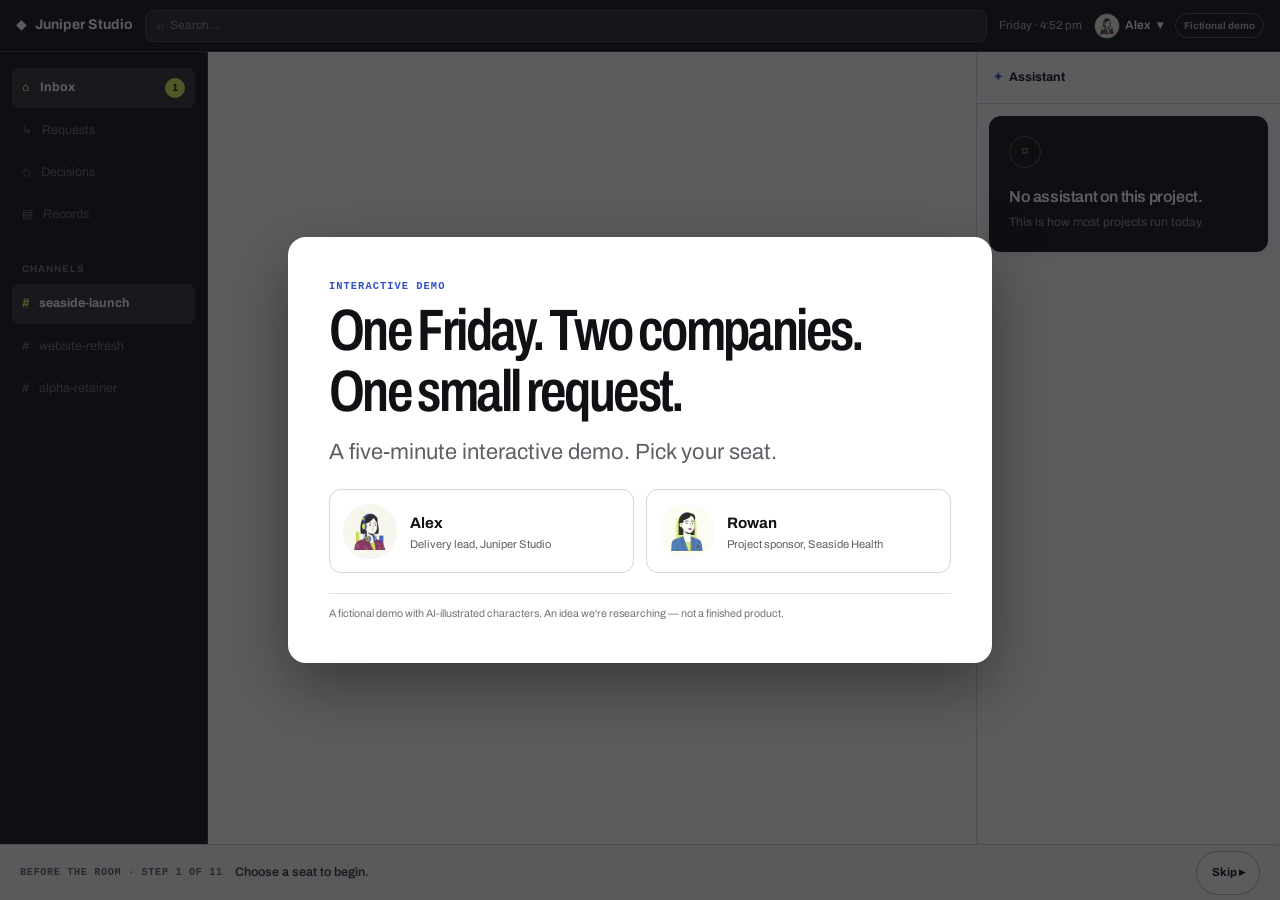
<file: demo.html>
<!doctype html>
<html lang="en">
  <head>
    <meta charset="utf-8">
    <meta name="viewport" content="width=device-width, initial-scale=1">
    <meta name="description" content="A short fictional interactive product demo.">
    <title>One Friday — interactive demo</title>
    <link rel="icon" type="image/svg+xml" href="assets/img/favicon.svg">
    <meta property="og:type" content="website">
    <meta property="og:url" content="https://gtamilselvan07.github.io/rightsize-study/demo.html">
    <meta property="og:title" content="One Friday — a short interactive demo">
    <meta property="og:description" content="Play one Friday afternoon at a small studio and decide how a risky client promise gets handled. Fictional, ~5 minutes.">
    <meta property="og:image" content="https://gtamilselvan07.github.io/rightsize-study/assets/img/og/og-demo.jpg">
    <meta property="og:image:width" content="1200">
    <meta property="og:image:height" content="630">
    <meta name="twitter:card" content="summary_large_image">
    <meta name="twitter:title" content="One Friday — a short interactive demo">
    <meta name="twitter:description" content="Play one Friday afternoon at a small studio and decide how a risky client promise gets handled. Fictional, ~5 minutes.">
    <meta name="twitter:image" content="https://gtamilselvan07.github.io/rightsize-study/assets/img/og/og-demo.jpg">
    <link rel="stylesheet" href="assets/css/study.css">
    <link rel="stylesheet" href="assets/css/shell.css">
    <script src="assets/js/config.js" defer></script>
    <script src="assets/js/scenes-shell.js" defer></script>
    <script src="assets/js/shell.js" defer></script>
  </head>
  <body>
    <div class="shell">
      <header class="shell-topbar">
        <div class="shell-workspace"><span aria-hidden="true">◆</span><b data-workspace>Juniper Studio</b></div>
        <div class="shell-search" aria-hidden="true">⌕&nbsp; Search…</div>
        <time class="shell-clock" data-clock>Friday · 4:52 pm</time>
        <div class="shell-user">
          <span class="shell-user-avatar"><img src="assets/img/cast/alex.jpg" alt="" onerror="this.hidden=true;this.nextElementSibling.hidden=false"><span hidden aria-hidden="true">A</span></span>
          <span data-player>Alex</span><span aria-hidden="true">▾</span>
        </div>
        <span class="shell-fiction">Fictional demo</span>
      </header>

      <nav class="shell-side" aria-label="Project navigation">
        <div class="shell-nav">
          <button class="shell-nav-item is-active" type="button" data-nav="inbox"><span aria-hidden="true">⌂</span><span>Inbox</span><span class="shell-badge" data-inbox-badge>1</span></button>
          <button class="shell-nav-item is-disabled" type="button" data-nav="requests" aria-disabled="true" disabled><span aria-hidden="true">↳</span><span>Requests</span></button>
          <button class="shell-nav-item is-disabled" type="button" data-nav="decisions" aria-disabled="true" disabled><span aria-hidden="true">◇</span><span>Decisions</span></button>
          <button class="shell-nav-item is-disabled" type="button" data-nav="records" aria-disabled="true" disabled><span aria-hidden="true">▤</span><span>Records</span></button>
        </div>
        <p class="shell-side-label">CHANNELS</p>
        <div class="shell-nav shell-channels">
          <button class="shell-nav-item is-active" id="seaside-launch" type="button" data-nav="channel"><span aria-hidden="true">#</span><span>seaside-launch</span></button>
          <button class="shell-nav-item is-disabled" id="website-refresh" type="button" aria-disabled="true" disabled><span aria-hidden="true">#</span><span>website-refresh</span></button>
          <button class="shell-nav-item is-disabled" id="alpha-retainer" type="button" aria-disabled="true" disabled><span aria-hidden="true">#</span><span>alpha-retainer</span></button>
        </div>
      </nav>

      <main class="shell-main" id="shell-main" aria-live="polite" tabindex="-1"></main>

      <aside class="shell-rail is-off" id="shell-rail" aria-label="Assistant panel">
        <div class="shell-rail-head"><span aria-hidden="true">✦</span> Assistant</div>
        <section class="rail-panel" id="rail-off">
          <span class="rail-lock" aria-hidden="true">⌑</span>
          <h2>No assistant on this project.</h2>
          <p>This is how most projects run today.</p>
        </section>
        <div id="rail-on" hidden>
          <div id="rail-agents"></div>
          <section id="rail-limits" aria-labelledby="rail-limits-heading">
            <h2 id="rail-limits-heading">YOUR LIMITS <span aria-hidden="true">🔒</span></h2>
          </section>
          <div id="rail-record"></div>
          <div id="rail-meter"></div>
        </div>
      </aside>

      <footer class="shell-tour" role="status">
        <span class="shell-tour-step" data-tour-step>STEP 1 OF 9</span>
        <span class="shell-tour-text" data-tour-text aria-live="assertive">Choose a seat to begin.</span>
        <button id="tour-skip" type="button">Skip <span aria-hidden="true">▸</span></button>
      </footer>
    </div>

    <button class="shell-assistant-pill" type="button" data-rail-toggle aria-expanded="false">✦ Assistant ▴</button>

    <section class="shell-overlay" id="shell-overlay" role="dialog" aria-modal="true" aria-labelledby="role-title">
      <div class="overlay-card">
        <p class="overlay-kicker">INTERACTIVE DEMO</p>
        <h1 id="role-title">One Friday. Two companies. One small request.</h1>
        <p class="overlay-lede">A five-minute interactive demo. Pick your seat.</p>
        <div class="role-grid" role="group" aria-label="Choose your seat">
          <button class="role-btn" type="button" data-role="alex">
            <span class="role-portrait"><img src="assets/img/cast/alex.jpg" alt="Alex" onerror="this.hidden=true;this.nextElementSibling.hidden=false"><span hidden aria-hidden="true">A</span></span>
            <span><b>Alex</b><small>Delivery lead, Juniper Studio</small></span>
          </button>
          <button class="role-btn" type="button" data-role="rowan">
            <span class="role-portrait"><img src="assets/img/cast/rowan.jpg" alt="Rowan" onerror="this.hidden=true;this.nextElementSibling.hidden=false"><span hidden aria-hidden="true">R</span></span>
            <span><b>Rowan</b><small>Project sponsor, Seaside Health</small></span>
          </button>
        </div>
        <p class="overlay-disclaimer">A fictional demo with AI-illustrated characters. An idea we're researching — not a finished product.</p>
      </div>
    </section>
  </body>
</html>
</file>
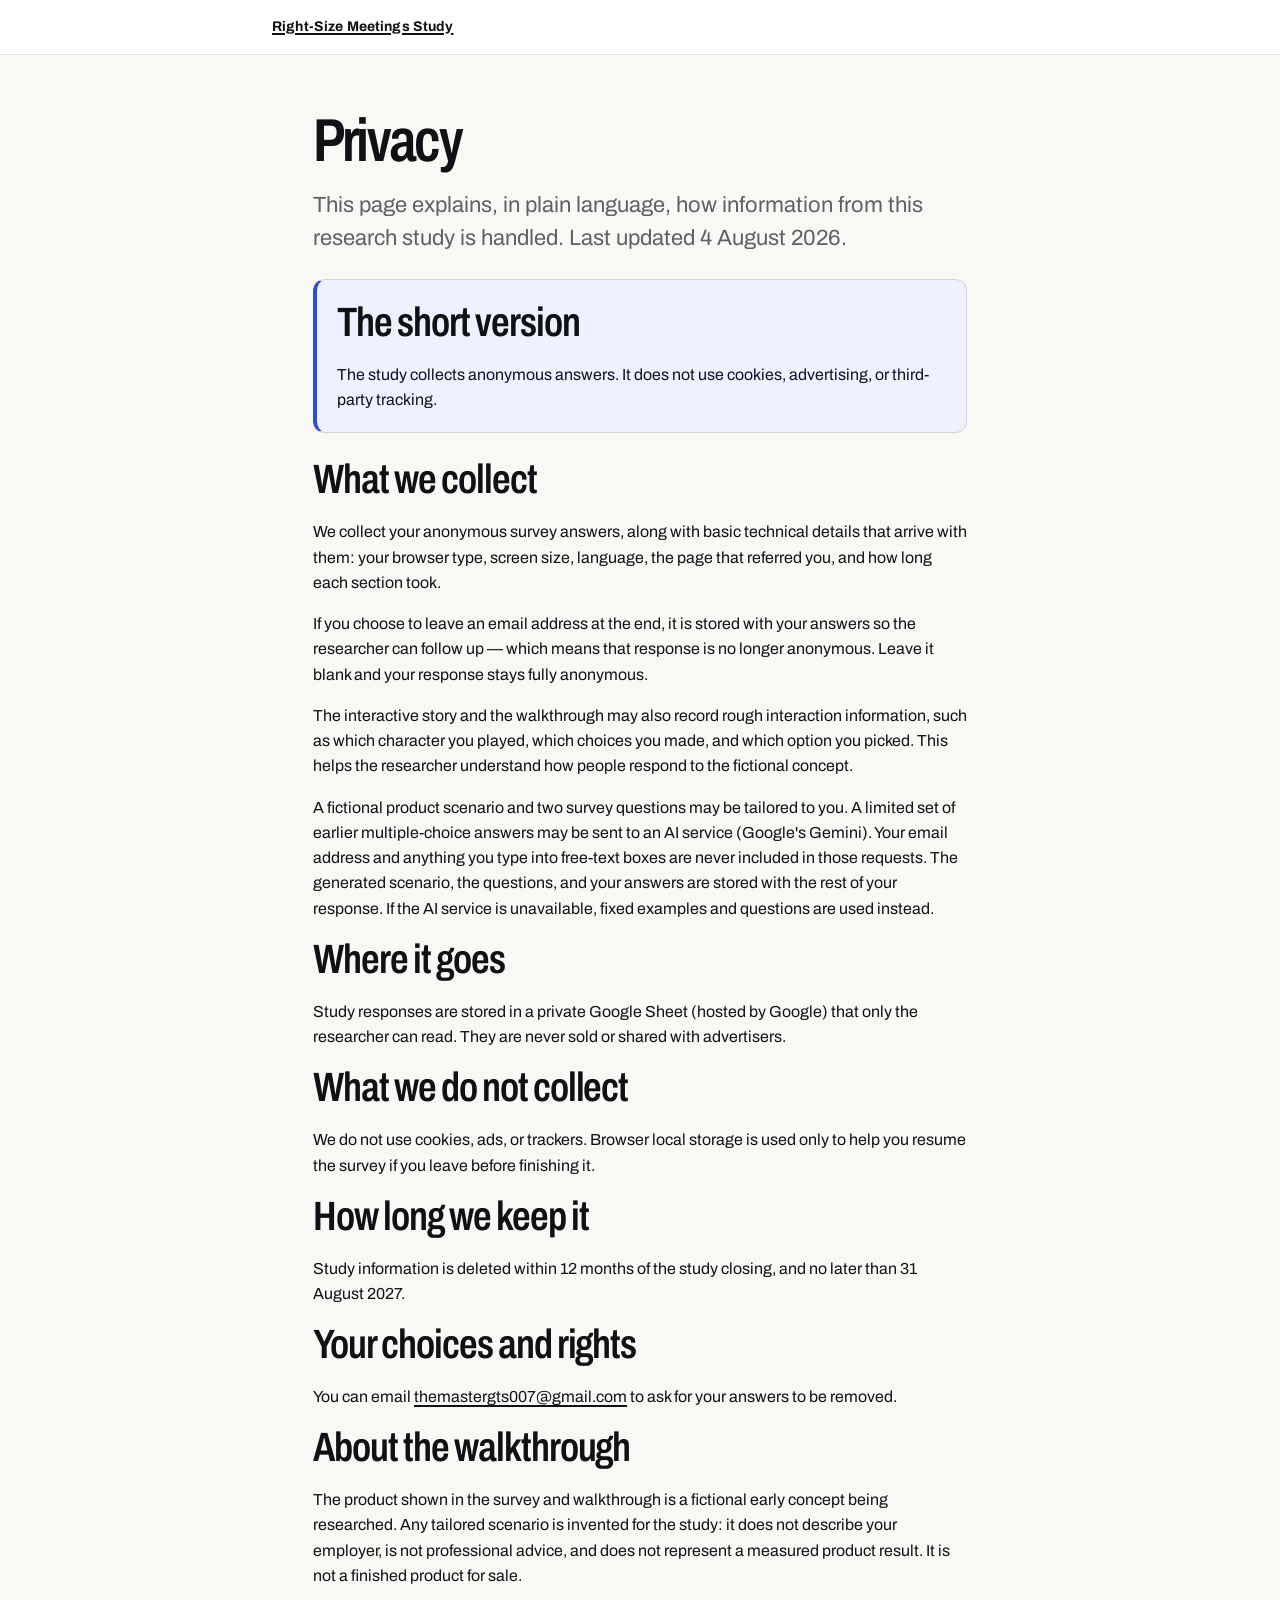
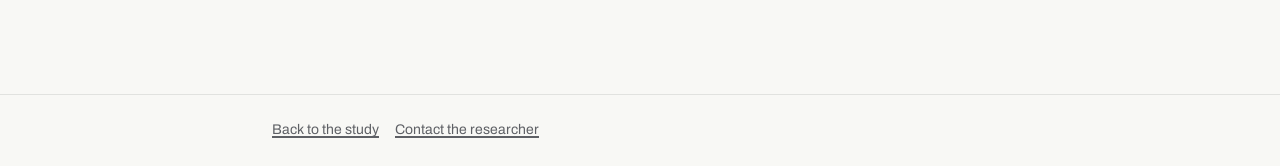
<file: privacy.html>
<!doctype html>
<html lang="en">
  <head>
    <meta charset="utf-8" />
    <meta name="viewport" content="width=device-width, initial-scale=1" />
    <meta
      name="description"
      content="Privacy information for the Right-Size Meetings Study."
    />
    <title>Privacy — The Right-Size Meetings Study</title>
    <link rel="icon" type="image/svg+xml" href="assets/img/favicon.svg" />
    <link rel="stylesheet" href="assets/css/study.css" />
  </head>
  <body>
    <header class="study-header">
      <a class="study-wordmark" href="index.html">Right-Size Meetings Study</a>
    </header>

    <main class="study-shell">
      <h1>Privacy</h1>
      <p class="ph-lede">
        This page explains, in plain language, how information from this research study is handled.
        Last updated 4 August 2026.
      </p>

      <section class="callout" aria-labelledby="privacy-summary">
        <h2 id="privacy-summary">The short version</h2>
        <p>
          The study collects anonymous answers. It does not use cookies, advertising, or third-party tracking.
        </p>
      </section>

      <section aria-labelledby="what-we-collect">
        <h2 id="what-we-collect">What we collect</h2>
        <p>
          We collect your anonymous survey answers, along with basic technical details that arrive with them: your browser type, screen size, language, the page that referred you, and how long each section took.
        </p>
        <p>
          If you choose to leave an email address at the end, it is stored with your answers so the researcher can follow up — which means that response is no longer anonymous. Leave it blank and your response stays fully anonymous.
        </p>
        <p>
          The interactive story and the walkthrough may also record rough interaction information, such as which character you played, which choices you made, and which option you picked. This helps the researcher understand how people respond to the fictional concept.
        </p>
        <p>
          A fictional product scenario and two survey questions may be tailored to you. A limited set of earlier multiple-choice answers may be sent to an AI service (Google's Gemini). Your email address and anything you type into free-text boxes are never included in those requests. The generated scenario, the questions, and your answers are stored with the rest of your response. If the AI service is unavailable, fixed examples and questions are used instead.
        </p>
      </section>

      <section aria-labelledby="where-it-goes">
        <h2 id="where-it-goes">Where it goes</h2>
        <p>
          Study responses are stored in a private Google Sheet (hosted by Google) that only the researcher can read. They are never sold or shared with advertisers.
        </p>
      </section>

      <section aria-labelledby="what-we-do-not-collect">
        <h2 id="what-we-do-not-collect">What we do not collect</h2>
        <p>
          We do not use cookies, ads, or trackers. Browser local storage is used only to help you resume the survey if you leave before finishing it.
        </p>
      </section>

      <section aria-labelledby="retention">
        <h2 id="retention">How long we keep it</h2>
        <p>
          Study information is deleted within 12 months of the study closing, and no later than 31 August 2027.
        </p>
      </section>

      <section aria-labelledby="your-rights">
        <h2 id="your-rights">Your choices and rights</h2>
        <p>
          You can email <a href="mailto:themastergts007@gmail.com">themastergts007@gmail.com</a> to ask for your answers to be removed.
        </p>
      </section>

      <section aria-labelledby="fictional-concept">
        <h2 id="fictional-concept">About the walkthrough</h2>
        <p>
          The product shown in the survey and walkthrough is a fictional early concept being researched. Any tailored scenario is invented for the study: it does not describe your employer, is not professional advice, and does not represent a measured product result. It is not a finished product for sale.
        </p>
      </section>
    </main>

    <footer class="study-footer">
      <div class="study-footer-inner">
        <a href="index.html">Back to the study</a>
        <a href="mailto:themastergts007@gmail.com">Contact the researcher</a>
      </div>
    </footer>
  </body>
</html>
</file>
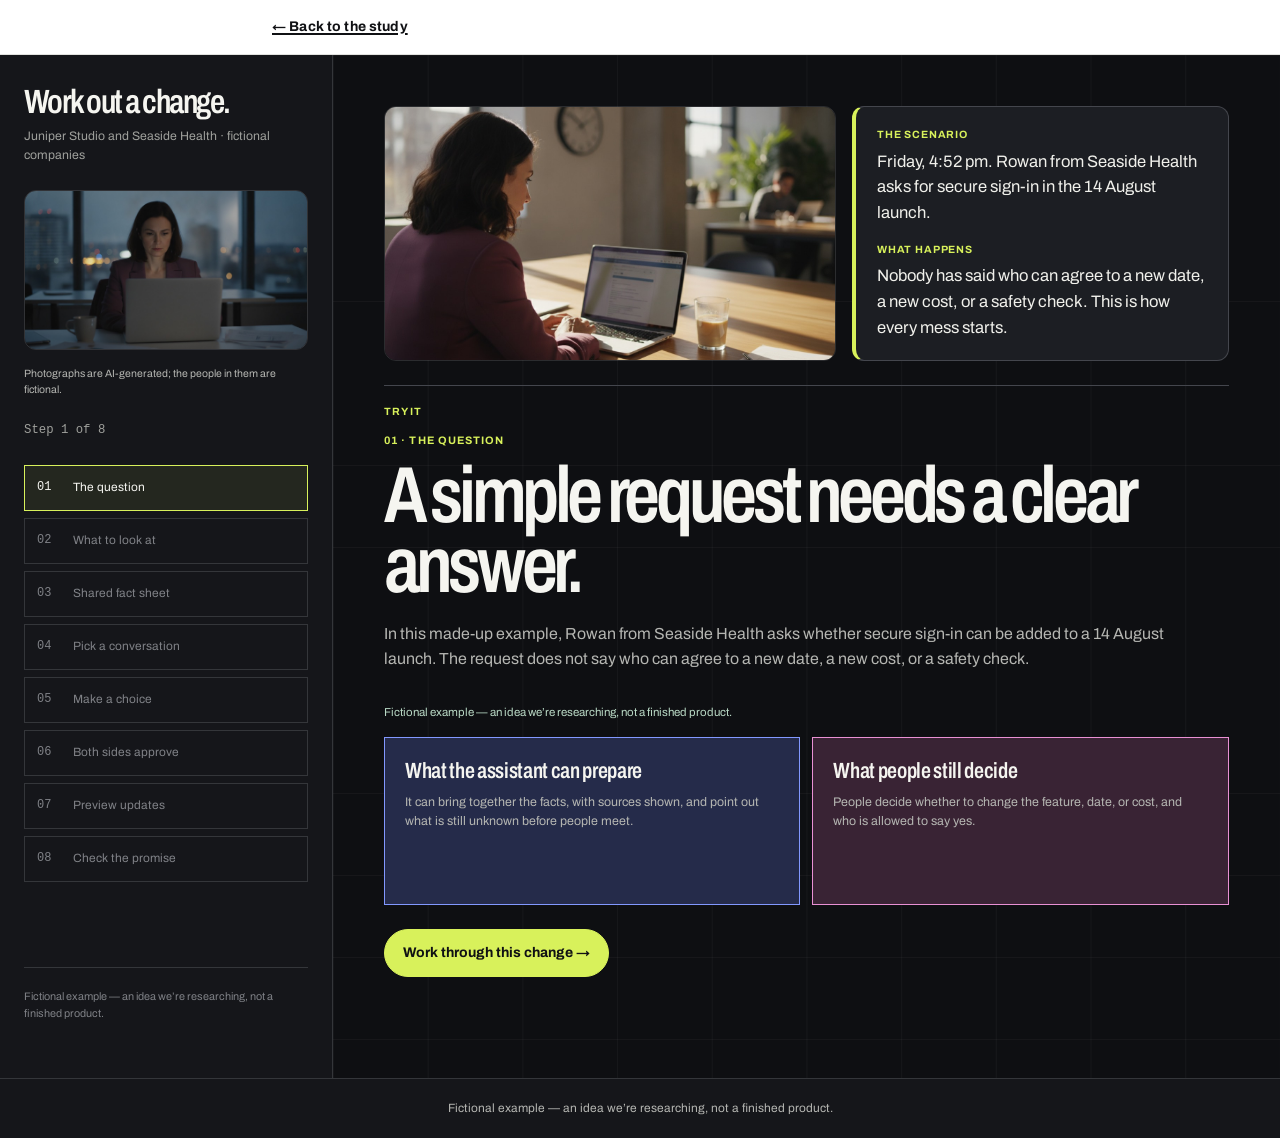
<file: walkthrough.html>
<!doctype html>
<html lang="en">
  <head>
    <meta charset="utf-8" />
    <meta name="viewport" content="width=device-width, initial-scale=1" />
    <meta
      name="description"
      content="A fictional, interactive example of a research idea for making work decisions clearer."
    />
    <title>Walkthrough — The Right-Size Meetings Study</title>
    <link rel="icon" type="image/svg+xml" href="assets/img/favicon.svg" />
    <meta property="og:type" content="website" />
    <meta property="og:url" content="https://gtamilselvan07.github.io/rightsize-study/walkthrough.html" />
    <meta property="og:title" content="One request, eight steps — an illustrated walkthrough" />
    <meta
      property="og:description"
      content="Follow one late client request from Friday inbox to kept promise, step by step. Fictional, interactive."
    />
    <meta
      property="og:image"
      content="https://gtamilselvan07.github.io/rightsize-study/assets/img/og/og-walkthrough.jpg"
    />
    <meta property="og:image:width" content="1200" />
    <meta property="og:image:height" content="630" />
    <meta name="twitter:card" content="summary_large_image" />
    <meta name="twitter:title" content="One request, eight steps — an illustrated walkthrough" />
    <meta
      name="twitter:description"
      content="Follow one late client request from Friday inbox to kept promise, step by step. Fictional, interactive."
    />
    <meta
      name="twitter:image"
      content="https://gtamilselvan07.github.io/rightsize-study/assets/img/og/og-walkthrough.jpg"
    />
    <link rel="stylesheet" href="assets/css/study.css" />
    <link rel="stylesheet" href="assets/css/sim.css" />
  </head>
  <body class="simulation-body">
    <header class="study-header">
      <a class="study-wordmark" href="index.html">← Back to the study</a>
    </header>

    <main id="sim" class="simulation-layout" aria-label="Interactive walkthrough">
      <aside class="simulation-rail" aria-label="Walkthrough progress">
        <h1>Work out a change.</h1>
        <p>Juniper Studio and Seaside Health · fictional companies</p>
        <figure class="walk-scene walk-hero">
          <img
            src="assets/img/walk/walk-hero.jpg"
            alt="A woman about to leave the office reads a late request on her laptop"
            loading="eager"
            decoding="async"
            width="1280"
            height="720"
          >
        </figure>
        <p class="walk-disclaimer">Photographs are AI-generated; the people in them are fictional.</p>
        <p class="simulation-status" id="sim-status">Step 1 of 8</p>
        <ol class="sim-progress" id="sim-progress">
          <li class="is-current" data-step="01">The question</li>
          <li data-step="02">What to look at</li>
          <li data-step="03">Shared fact sheet</li>
          <li data-step="04">Pick a conversation</li>
          <li data-step="05">Make a choice</li>
          <li data-step="06">Both sides approve</li>
          <li data-step="07">Preview updates</li>
          <li data-step="08">Check the promise</li>
        </ol>
        <p class="simulation-rail-note">
          Fictional example — an idea we&#8217;re researching, not a finished
          product.
        </p>
      </aside>

      <div class="simulation-stage">
        <section
          class="sim-screen is-active"
          data-screen="0"
          aria-labelledby="sim-title-0"
        >
          <div class="walk-intro"><figure class="walk-scene">
            <img src="assets/img/walk/walk-s1.jpg" alt="A woman reads an email on a laptop in a dim office at dusk" loading="lazy" decoding="async" width="1280" height="720">
          </figure><div class="walk-story"><p class="walk-scenario"><b>The scenario</b> Friday, 4:52 pm. Rowan from Seaside Health asks for secure sign-in in the 14 August launch.</p><p class="walk-happens"><b>What happens</b> Nobody has said who can agree to a new date, a new cost, or a safety check. This is how every mess starts.</p></div></div>
          <p class="walk-try"><b>Try it</b></p>
          <p class="sim-kicker">01 · The question</p>
          <h2 id="sim-title-0">A simple request needs a clear answer.</h2>
          <p class="sim-lede">
            In this made-up example, Rowan from Seaside Health asks whether
            secure sign-in can be added to a 14 August launch. The request does
            not say who can agree to a new date, a new cost, or a safety check.
          </p>
          <p class="sim-live">
            Fictional example — an idea we&#8217;re researching, not a finished
            product.
          </p>
          <div class="sim-grid sim-gap-top-sm">
            <article class="sim-card evidence">
              <h3>What the assistant can prepare</h3>
              <p>
                It can bring together the facts, with sources shown, and point
                out what is still unknown before people meet.
              </p>
            </article>
            <article class="sim-card human">
              <h3>What people still decide</h3>
              <p>
                People decide whether to change the feature, date, or cost, and
                who is allowed to say yes.
              </p>
            </article>
          </div>
          <div class="sim-actions">
            <button class="sim-button" type="button" data-next>
              Work through this change →
            </button>
          </div>
        </section>

        <section class="sim-screen" data-screen="1" aria-labelledby="sim-title-1" hidden>
          <div class="walk-intro"><figure class="walk-scene">
            <img src="assets/img/walk/walk-s2.jpg" alt="A woman slides two folders toward a laptop while holding a third back" loading="lazy" decoding="async" width="1280" height="720">
          </figure><div class="walk-story"><p class="walk-scenario"><b>The scenario</b> Before anything is prepared, Alex decides what the assistant may read.</p><p class="walk-happens"><b>What happens</b> The assistant only sees what a person deliberately shares — the agreement, the plan, the build notes. Nothing else.</p></div></div>
          <p class="walk-try"><b>Try it</b></p>
          <p class="sim-kicker">02 · Choose what the assistant may look at</p>
          <h2 id="sim-title-1">Choose the facts it may use.</h2>
          <p class="sim-lede">
            Choose at least three useful items. The assistant can show the
            facts with sources shown. Personal information stays out unless a
            person deliberately includes it.
          </p>
          <div class="sim-grid">
            <label class="sim-card evidence">
              <input type="checkbox" name="fact" value="build" />
              <h3>Build notes</h3>
              <p>What has been built, what still needs work, and what was tested.</p>
            </label>
            <label class="sim-card evidence">
              <input type="checkbox" name="fact" value="safety" />
              <h3>Safety check</h3>
              <p>What has been reviewed and which questions still need an answer.</p>
            </label>
            <label class="sim-card evidence">
              <input type="checkbox" name="fact" value="schedule" />
              <h3>Delivery plan</h3>
              <p>Dates, linked work, and the people responsible for each part.</p>
            </label>
            <label class="sim-card evidence">
              <input type="checkbox" name="fact" value="agreement" />
              <h3>Signed agreement</h3>
              <p>What is included, when a cost can change, and who can agree.</p>
            </label>
            <label class="sim-card">
              <input type="checkbox" name="fact" value="messages" />
              <h3>Project messages</h3>
              <p>The original request and any corrections people have made.</p>
            </label>
            <label class="sim-card human">
              <input type="checkbox" name="fact" value="private" />
              <h3>Your private limits</h3>
              <p>
                Not usually needed. Include personal history only when there is
                a clear reason to do so.
              </p>
            </label>
          </div>
          <p class="sim-live" id="facts-status" aria-live="polite">
            Nothing is selected yet.
          </p>
          <div class="sim-actions">
            <button class="sim-button secondary" type="button" data-back>
              ← Back
            </button>
            <button class="sim-button" id="facts-button" type="button" data-next disabled>
              Sort this out →
            </button>
          </div>
        </section>

        <section class="sim-screen" data-screen="2" aria-labelledby="sim-title-2" hidden>
          <div class="walk-intro"><figure class="walk-scene">
            <img src="assets/img/walk/walk-s3.jpg" alt="Two colleagues point at a structured document on a monitor" loading="lazy" decoding="async" width="1280" height="720">
          </figure><div class="walk-story"><p class="walk-scenario"><b>The scenario</b> Monday morning. The assistant has done its homework.</p><p class="walk-happens"><b>What happens</b> Every fact sits next to its source. What isn't known stays marked as a question instead of quietly becoming a decision.</p></div></div>
          <p class="walk-try"><b>Try it</b></p>
          <p class="sim-kicker">03 · Shared fact sheet</p>
          <h2 id="sim-title-2">Keep facts and guesses separate.</h2>
          <p class="sim-lede">
            This shared fact sheet keeps each detail next to where it comes from.
            When something is not known, it stays marked as a question instead
            of becoming a decision by accident.
          </p>
          <div class="sim-panel">
            <div class="sim-evidence-row">
              <strong>QUESTION</strong>
              <p>Can secure sign-in be part of the 14 August launch?</p>
              <span class="sim-state">Asked by Rowan</span>
            </div>
            <div class="sim-evidence-row">
              <strong>BUILD NOTE</strong>
              <p>The current work needs about three working days before the safety check.</p>
              <span class="sim-state">Build notes</span>
            </div>
            <div class="sim-evidence-row">
              <strong>SAFETY CHECK</strong>
              <p>A review of the sign-in provider is still incomplete.</p>
              <span class="sim-state risk">Still open</span>
            </div>
            <div class="sim-evidence-row">
              <strong>AGREEMENT</strong>
              <p>A cost over NZ$2,000 needs someone from both companies to agree.</p>
              <span class="sim-state">Signed agreement</span>
            </div>
            <div class="sim-evidence-row">
              <strong>GUESS</strong>
              <p>“For launch” might mean both the feature and the date must stay fixed.</p>
              <span class="sim-state risk">Needs checking</span>
            </div>
          </div>
          <div class="sim-actions">
            <button class="sim-button secondary" type="button" data-back>
              ← Change what to look at
            </button>
            <button class="sim-button" type="button" data-next>
              See what needs a conversation →
            </button>
          </div>
        </section>

        <section class="sim-screen" data-screen="3" aria-labelledby="sim-title-3" hidden>
          <div class="walk-intro"><figure class="walk-scene">
            <img src="assets/img/walk/walk-s4.jpg" alt="Three people enter a small glass meeting room with three chairs" loading="lazy" decoding="async" width="1280" height="720">
          </figure><div class="walk-story"><p class="walk-scenario"><b>The scenario</b> One question still needs people: the safety check against the launch date.</p><p class="walk-happens"><b>What happens</b> Instead of booking an hour with eight people, the assistant proposes the smallest conversation that can settle it.</p></div></div>
          <p class="walk-try"><b>Try it</b></p>
          <p class="sim-kicker">04 · Pick the right-size conversation</p>
          <h2 id="sim-title-3">Pick the right-size conversation.</h2>
          <p class="sim-lede">
            The build work can continue, but the safety question still needs a
            person&#8217;s answer. Choose how people should work through the
            feature, date, and cost together.
          </p>
          <div class="sim-grid three">
            <button class="sim-card sim-choice signal" type="button" data-route="written" aria-pressed="false">
              <h3>Written messages only</h3>
              <p>Useful for simple updates, but this choice still leaves key questions open.</p>
            </button>
            <button class="sim-card sim-choice human" type="button" data-route="focused" aria-pressed="false">
              <h3>The 9-minute decision</h3>
              <p>A short, focused decision with Jules, Rowan, and Sam.</p>
            </button>
            <button class="sim-card sim-choice" type="button" data-route="planning" aria-pressed="false">
              <h3>A longer planning meeting</h3>
              <p>Useful if the team wants to explore wider changes together.</p>
            </button>
          </div>
          <p class="sim-live" id="route-status" aria-live="polite">
            Pick a conversation to continue.
          </p>
          <div class="sim-actions">
            <button class="sim-button secondary" type="button" data-back>
              ← Review the shared fact sheet
            </button>
            <button class="sim-button" id="route-button" type="button" data-next disabled>
              Continue with this conversation →
            </button>
          </div>
        </section>

        <section class="sim-screen" data-screen="4" aria-labelledby="sim-title-4" hidden>
          <div class="walk-intro"><figure class="walk-scene">
            <img src="assets/img/walk/walk-s5.jpg" alt="A woman speaks beside a laptop showing a three-tile video call" loading="lazy" decoding="async" width="1280" height="720">
          </figure><div class="walk-story"><p class="walk-scenario"><b>The scenario</b> Three people, nine minutes: Alex, Rowan and Sam.</p><p class="walk-happens"><b>What happens</b> The options were prepared before anyone joined. The meeting only decides — it doesn't rummage for facts.</p></div></div>
          <p class="walk-try"><b>Try it</b></p>
          <p class="sim-kicker">05 · Make a choice</p>
          <h2 id="sim-title-4">The 9-minute decision.</h2>
          <p class="sim-lede">
            The assistant prepares options before the people meet. In this
            fictional example, Jules, Rowan, and Sam decide which option to use.
          </p>
          <div class="sim-panel">
            <span class="sim-timer" aria-label="Nine-minute example">09:00</span>
            <div class="sim-grid three sim-gap-top">
              <article class="sim-card human">
                <h3>Jules · delivery</h3>
                <p>Can update the plan, but cannot choose the customer risk or price.</p>
              </article>
              <article class="sim-card human">
                <h3>Rowan · customer</h3>
                <p>Can choose the feature and date within the current budget.</p>
              </article>
              <article class="sim-card human">
                <h3>Sam · safety</h3>
                <p>Can say yes to a safe review path, but cannot ignore unknown checks.</p>
              </article>
            </div>
          </div>
          <div class="sim-grid three sim-gap-top-sm">
            <button class="sim-card sim-choice signal" type="button" data-option="A" aria-pressed="false">
              <h3>A · Keep the 14 August launch</h3>
              <p>Launch without secure sign-in. Add it on 2 September. No extra cost.</p>
            </button>
            <button class="sim-card sim-choice" type="button" data-option="B" aria-pressed="false">
              <h3>B · Keep secure sign-in</h3>
              <p>Move the launch to 28 August. No extra cost.</p>
            </button>
            <button class="sim-card sim-choice" type="button" data-option="C" aria-pressed="false">
              <h3>C · Keep both together</h3>
              <p>Add a small delivery team for NZ$4,000. Both companies need to agree.</p>
            </button>
          </div>
          <p class="sim-live" id="option-status" aria-live="polite">
            Choose an option to make the shared record.
          </p>
          <div class="sim-actions">
            <button class="sim-button secondary" type="button" data-back>
              ← Change the conversation
            </button>
            <button class="sim-button" id="option-button" type="button" data-next disabled>
              Make the shared record →
            </button>
          </div>
        </section>

        <section class="sim-screen" data-screen="5" aria-labelledby="sim-title-5" hidden>
          <div class="walk-intro"><figure class="walk-scene">
            <img src="assets/img/walk/walk-s6.jpg" alt="Two hands on two devices approving the same document" loading="lazy" decoding="async" width="1280" height="720">
          </figure><div class="walk-story"><p class="walk-scenario"><b>The scenario</b> Talk isn't a deal.</p><p class="walk-happens"><b>What happens</b> Everyone reads the same exact words and approves for themselves. An edit makes a new version, and every approval resets.</p></div></div>
          <p class="walk-try"><b>Try it</b></p>
          <p class="sim-kicker">06 · Both sides approve</p>
          <h2 id="sim-title-5">Both sides approve the same shared record.</h2>
          <p class="sim-lede">
            A conversation is not enough on its own. Everyone sees the same
            words before they approve. If the wording changes, a new version
            starts for everyone.
          </p>
          <div class="sim-receipt" id="decision-record">
            <div>
              <small>Decision record, version 1</small>
              <strong id="record-decision">Choose an option</strong>
            </div>
            <div>
              <small>Date</small>
              <strong id="record-date">—</strong>
            </div>
            <div>
              <small>Safety check</small>
              <strong id="record-safety">—</strong>
            </div>
            <div>
              <small>Cost</small>
              <strong id="record-cost">—</strong>
            </div>
          </div>
          <div class="sim-grid three sim-gap-top-sm">
            <button class="sim-card sim-choice" type="button" data-approve="jules" aria-pressed="false">
              <h3>Jules</h3>
              <p>Approve as the delivery lead for Juniper Studio.</p>
            </button>
            <button class="sim-card sim-choice" type="button" data-approve="rowan" aria-pressed="false">
              <h3>Rowan</h3>
              <p>Approve as the customer lead for Seaside Health.</p>
            </button>
            <button class="sim-card sim-choice" type="button" data-approve="sam" aria-pressed="false">
              <h3>Sam</h3>
              <p>Approve the safety checks that are written here.</p>
            </button>
          </div>
          <p class="sim-live" id="approval-status" aria-live="polite">
            0 of 3 people have approved this shared record.
          </p>
          <div class="sim-actions">
            <button class="sim-button secondary" type="button" data-back>
              ← Reopen the choice
            </button>
            <button class="sim-button" id="approval-button" type="button" data-next disabled>
              Preview every update before it&#8217;s sent →
            </button>
          </div>
        </section>

        <section class="sim-screen" data-screen="6" aria-labelledby="sim-title-6" hidden>
          <div class="walk-intro"><figure class="walk-scene">
            <img src="assets/img/walk/walk-s7.jpg" alt="A man reviews a project task board on a monitor" loading="lazy" decoding="async" width="1280" height="720">
          </figure><div class="walk-story"><p class="walk-scenario"><b>The scenario</b> Nothing updates by itself.</p><p class="walk-happens"><b>What happens</b> Each system change is previewed word-for-word before it's sent. Approve it, and only then does anything move.</p></div></div>
          <p class="walk-try"><b>Try it</b></p>
          <p class="sim-kicker">07 · Preview updates</p>
          <h2 id="sim-title-6">Preview every update before it&#8217;s sent.</h2>
          <p class="sim-lede">
            Each person sees only the update they need. Read the exact wording
            before anything is sent in this fictional example.
          </p>
          <div class="sim-panel">
            <div class="sim-handoff-row">
              <strong>BUILD NOTES</strong>
              <p id="update-build">Choose an option first.</p>
              <span class="sim-state" data-update-state>Not sent</span>
            </div>
            <div class="sim-handoff-row">
              <strong>SAFETY CHECK</strong>
              <p id="update-safety">Choose an option first.</p>
              <span class="sim-state" data-update-state>Not sent</span>
            </div>
            <div class="sim-handoff-row">
              <strong>DELIVERY PLAN</strong>
              <p id="update-delivery">Choose an option first.</p>
              <span class="sim-state" data-update-state>Not sent</span>
            </div>
            <div class="sim-handoff-row">
              <strong>CUSTOMER UPDATE</strong>
              <p id="update-customer">Choose an option first.</p>
              <span class="sim-state" data-update-state>Not sent</span>
            </div>
          </div>
          <p class="sim-live" id="update-status" aria-live="polite">
            Nothing has been sent.
          </p>
          <div class="sim-actions">
            <button class="sim-button secondary" type="button" data-back>
              ← Review approvals
            </button>
            <button class="sim-button" id="updates-approve" type="button">
              Approve these updates
            </button>
            <button class="sim-button" id="updates-button" type="button" data-next disabled>
              Check the promise →
            </button>
          </div>
        </section>

        <section class="sim-screen" data-screen="7" aria-labelledby="sim-title-7" hidden>
          <div class="walk-intro"><figure class="walk-scene">
            <img src="assets/img/walk/walk-s8.jpg" alt="A morning desk with coffee beside a dashboard showing a green check" loading="lazy" decoding="async" width="1280" height="720">
          </figure><div class="walk-story"><p class="walk-scenario"><b>The scenario</b> One week later.</p><p class="walk-happens"><b>What happens</b> The result is checked against the record — a kept promise is provable, and a slip shows up early instead of at invoice time.</p></div></div>
          <p class="walk-try"><b>Try it</b></p>
          <p class="sim-kicker">08 · Check the promise</p>
          <h2 id="sim-title-7">Check whether the promise was kept.</h2>
          <p class="sim-lede">
            Move this fictional example forward one week. It compares what
            happened with the shared record, so a difference can be noticed and
            discussed.
          </p>
          <div class="sim-panel" id="outcome-wait">
            <h3>The work is still being checked</h3>
            <p id="outcome-plan">
              This made-up example has not been moved forward yet.
            </p>
          </div>
          <div class="sim-result" id="outcome-result" hidden>
            <article>
              <p class="sim-kicker">A usual meeting</p>
              <h3>Talk, then piece things together</h3>
              <dl>
                <div>
                  <dt>What was decided</dt>
                  <dd>People may need to compare notes after the conversation.</dd>
                </div>
                <div>
                  <dt>Next steps</dt>
                  <dd>Updates can be copied into several places by hand.</dd>
                </div>
                <div>
                  <dt>What happened</dt>
                  <dd>The result may not be connected to the original notes.</dd>
                </div>
              </dl>
            </article>
            <article>
              <p class="sim-kicker">This research idea</p>
              <h3>Keep one shared record</h3>
              <dl>
                <div>
                  <dt>What was decided</dt>
                  <dd id="result-decision">The example has one shared record.</dd>
                </div>
                <div>
                  <dt>Next steps</dt>
                  <dd>Every proposed update was shown before it was sent.</dd>
                </div>
                <div>
                  <dt>What happened</dt>
                  <dd id="result-outcome">The fictional outcome will appear here.</dd>
                </div>
              </dl>
            </article>
          </div>
          <p class="sim-live" id="outcome-status" aria-live="polite">
            Fictional example. It does not show a real customer outcome.
          </p>
          <div class="sim-actions">
            <button class="sim-button" id="run-outcome" type="button">
              Move this example forward one week
            </button>
            <button class="sim-button secondary" id="restart-simulation" type="button">
              Restart this example
            </button>
          </div>
        </section>

        <p class="sim-live" id="global-live" aria-live="polite"></p>
      </div>
    </main>

    <footer class="sim-page-footer">
      Fictional example — an idea we&#8217;re researching, not a finished product.
    </footer>

    <script defer src="assets/js/config.js"></script>
    <script defer src="assets/js/sim.js"></script>
  </body>
</html>
</file>
<file: assets/css/study.css>
@font-face {
  font-family: "Archivo";
  src: url("../fonts/archivo/Archivo-Regular.otf") format("opentype");
  font-display: swap;
  font-style: normal;
  font-weight: 400;
}

@font-face {
  font-family: "Archivo";
  src: url("../fonts/archivo/Archivo-SemiBold.otf") format("opentype");
  font-display: swap;
  font-style: normal;
  font-weight: 600;
}

@font-face {
  font-family: "Archivo";
  src: url("../fonts/archivo/Archivo-Bold.otf") format("opentype");
  font-display: swap;
  font-style: normal;
  font-weight: 700;
}

@font-face {
  font-family: "Archivo Condensed";
  src: url("../fonts/archivo/ArchivoCondensed-SemiBold.otf") format("opentype");
  font-display: swap;
  font-style: normal;
  font-weight: 600;
}

:root {
  color-scheme: light;
  --ph-neutral-000: #ffffff;
  --ph-neutral-025: #f8f8f5;
  --ph-neutral-050: #f3f3ef;
  --ph-neutral-100: #e9eae7;
  --ph-neutral-150: #e1e2df;
  --ph-neutral-200: #d6d7d8;
  --ph-neutral-300: #b5b6b2;
  --ph-neutral-400: #8d8f94;
  --ph-neutral-500: #73757a;
  --ph-neutral-600: #5e6065;
  --ph-neutral-700: #34363a;
  --ph-neutral-800: #292b2f;
  --ph-neutral-850: #25272d;
  --ph-neutral-900: #1c1e23;
  --ph-neutral-950: #101114;
  --ph-neutral-975: #0e0f12;
  --ph-lime-400: #d8f15b;
  --ph-orchid-700: #853a78;
  --ph-orchid-300: #e990d4;
  --ph-blue-700: #3150c8;
  --ph-blue-300: #8298ff;
  --ph-green-700: #267249;
  --ph-green-300: #67d19b;
  --ph-amber-800: #8d5600;
  --ph-amber-300: #ffbd70;
  --ph-red-700: #a52b3a;
  --ph-red-300: #ff8993;
  --ph-teal-800: #005c68;
  --ph-color-canvas: var(--ph-neutral-000);
  --ph-color-canvas-soft: var(--ph-neutral-025);
  --ph-color-surface: var(--ph-neutral-050);
  --ph-color-surface-raised: var(--ph-neutral-000);
  --ph-color-surface-strong: var(--ph-neutral-100);
  --ph-color-text-primary: var(--ph-neutral-950);
  --ph-color-text-high: var(--ph-neutral-700);
  --ph-color-text-secondary: var(--ph-neutral-600);
  --ph-color-text-muted: var(--ph-neutral-500);
  --ph-color-text-inverse: var(--ph-neutral-000);
  --ph-color-border-control: var(--ph-neutral-500);
  --ph-color-border-decorative: var(--ph-neutral-200);
  --ph-color-separator: var(--ph-neutral-150);
  --ph-color-action-primary: var(--ph-neutral-950);
  --ph-color-action-hover: var(--ph-neutral-800);
  --ph-color-action-inverse: var(--ph-neutral-000);
  --ph-color-signal: var(--ph-lime-400);
  --ph-color-signal-text: var(--ph-neutral-950);
  --ph-color-human: var(--ph-orchid-700);
  --ph-color-human-surface: #f7ecf4;
  --ph-color-evidence: var(--ph-blue-700);
  --ph-color-evidence-surface: #eef1ff;
  --ph-color-success: var(--ph-green-700);
  --ph-color-success-surface: #e7f4ec;
  --ph-color-warning: var(--ph-amber-800);
  --ph-color-warning-surface: #fbf0dd;
  --ph-color-error: var(--ph-red-700);
  --ph-color-error-surface: #f9e9eb;
  --ph-color-on-error: var(--ph-neutral-000);
  --ph-color-focus: var(--ph-teal-800);
  --ph-color-backdrop: rgba(14, 15, 18, 0.58);
  --ph-font-family-sans: "Archivo", Arial, sans-serif;
  --ph-font-family-display: "Archivo Condensed", "Archivo", Arial, sans-serif;
  --ph-font-family-mono: "SFMono-Regular", Consolas, "Liberation Mono", monospace;
  --ph-font-size-2xs: 0.75rem;
  --ph-font-size-xs: 0.875rem;
  --ph-font-size-sm: 1rem;
  --ph-font-size-md: clamp(1.125rem, 0.45vw + 1.02rem, 1.375rem);
  --ph-font-size-lg: clamp(1.375rem, 0.8vw + 1.18rem, 1.875rem);
  --ph-font-size-xl: clamp(1.75rem, 1.45vw + 1.4rem, 2.75rem);
  --ph-font-size-2xl: clamp(2.25rem, 2.8vw + 1.55rem, 4.25rem);
  --ph-font-size-3xl: clamp(3rem, 5.2vw + 1.5rem, 7.25rem);
  --ph-leading-tight: 1.04;
  --ph-leading-heading: 1.12;
  --ph-leading-body: 1.58;
  --ph-leading-label: 1.25;
  --ph-tracking-display: -0.045em;
  --ph-tracking-heading: -0.025em;
  --ph-tracking-label: 0.08em;
  --ph-space-1: 0.25rem;
  --ph-space-2: 0.5rem;
  --ph-space-3: 0.75rem;
  --ph-space-4: 1rem;
  --ph-space-5: 1.25rem;
  --ph-space-6: 1.5rem;
  --ph-space-8: 2rem;
  --ph-space-fluid-md: clamp(1.25rem, 1.35vw + 0.9rem, 2.25rem);
  --ph-space-fluid-lg: clamp(2rem, 2.6vw + 1.35rem, 4.25rem);
  --ph-space-fluid-xl: clamp(3rem, 4.8vw + 1.8rem, 7.5rem);
  --ph-radius-sm: 0.5rem;
  --ph-radius-md: 0.75rem;
  --ph-radius-lg: 1.125rem;
  --ph-radius-full: 999rem;
  --ph-shadow-low: 0 0.1875rem 0.75rem rgba(16, 17, 20, 0.08);
  --ph-shadow-mid: 0 0.5rem 1.75rem rgba(16, 17, 20, 0.12);
  --ph-duration-fast: 180ms;
  --ph-duration-moderate: 280ms;
  --ph-ease-enter: cubic-bezier(0.2, 0.8, 0.2, 1);
  --ph-ease-emphasized: cubic-bezier(0.2, 0, 0, 1);
  --ph-page-gutter: clamp(1rem, 3.2vw, 3.5rem);
  --ph-control-height: 2.75rem;
}

*,
*::before,
*::after {
  box-sizing: border-box;
}

html {
  min-width: 20rem;
  background: var(--ph-neutral-025);
  scroll-behavior: auto;
}

body {
  min-width: 20rem;
  margin: 0;
  background: var(--ph-color-canvas-soft);
  color: var(--ph-color-text-primary);
  font-family: var(--ph-font-family-sans);
  font-size: var(--ph-font-size-sm);
  line-height: var(--ph-leading-body);
  text-rendering: optimizeLegibility;
}

img {
  display: block;
  max-width: 100%;
}

button,
input,
select,
textarea {
  font: inherit;
}

button,
select,
input[type="checkbox"],
input[type="radio"] {
  cursor: pointer;
}

a {
  color: inherit;
  text-decoration-thickness: 0.125rem;
  text-underline-offset: 0.16em;
}

a:hover {
  color: var(--ph-color-evidence);
}

:focus-visible {
  outline: 0.1875rem solid var(--ph-color-focus);
  outline-offset: 0.1875rem;
}

.ph-skip-link {
  position: absolute;
  z-index: 100;
  top: 0.75rem;
  left: 0.75rem;
  padding: var(--ph-space-3) var(--ph-space-4);
  border-radius: var(--ph-radius-sm);
  background: var(--ph-color-action-primary);
  color: var(--ph-color-action-inverse);
  transform: translateY(-200%);
}

.ph-skip-link:focus-visible {
  color: var(--ph-color-action-inverse);
  transform: translateY(0);
}

h1,
h2,
h3,
p {
  margin-top: 0;
}

h1,
h2,
h3 {
  color: var(--ph-color-text-primary);
  font-family: var(--ph-font-family-display);
  font-weight: 600;
}

h1 {
  margin-bottom: var(--ph-space-4);
  font-size: var(--ph-font-size-2xl);
  letter-spacing: var(--ph-tracking-display);
  line-height: var(--ph-leading-tight);
}

h2 {
  margin-bottom: var(--ph-space-4);
  font-size: var(--ph-font-size-xl);
  letter-spacing: var(--ph-tracking-heading);
  line-height: var(--ph-leading-heading);
}

h3 {
  margin-bottom: var(--ph-space-2);
  font-size: var(--ph-font-size-md);
  letter-spacing: -0.015em;
  line-height: 1.2;
}

.ph-lede {
  max-width: 44rem;
  margin-bottom: 0;
  color: var(--ph-color-text-secondary);
  font-size: var(--ph-font-size-md);
  line-height: 1.5;
}

.section-intro {
  max-width: 44rem;
  margin: calc(var(--ph-space-4) * -0.5) 0 var(--ph-space-6);
  color: var(--ph-color-text-secondary);
  font-size: var(--ph-font-size-sm);
  line-height: 1.5;
}

.welcome-chips {
  display: flex;
  margin: var(--ph-space-5) 0 var(--ph-space-6);
  padding: 0;
  flex-wrap: wrap;
  gap: var(--ph-space-2);
  list-style: none;
}

.welcome-chips li {
  padding: 0.35rem 0.625rem;
  border: 0.0625rem solid var(--ph-color-border-decorative);
  border-radius: var(--ph-radius-full);
  background: var(--ph-color-surface-raised);
  color: var(--ph-color-text-secondary);
  font-size: var(--ph-font-size-2xs);
  font-weight: 700;
}

/* One question per row. Options pack into columns inside the question
   instead, which keeps labels readable and pages far shorter. */
.ph-form-grid {
  display: grid;
  grid-template-columns: minmax(0, 1fr);
  align-items: start;
  gap: var(--ph-space-6);
}

.ph-field {
  display: grid;
  min-width: 0;
  align-content: start;
  gap: var(--ph-space-2);
  border: 0;
  margin: 0;
  padding: 0;
}

.ph-field-full {
  grid-column: 1 / -1;
}

/* Free-text and choose-one controls should not stretch the full measure. */
.ph-input,
.ph-select {
  max-width: 24rem;
}

.opt-grid {
  display: grid;
  grid-template-columns: repeat(auto-fill, minmax(11rem, 1fr));
  gap: var(--ph-space-2);
}

/* Short answer sets ("2–10", "Daily") pack tightly, even on a phone. */
.opt-grid[data-w="narrow"] {
  grid-template-columns: repeat(auto-fill, minmax(7.5rem, 1fr));
}

/* Sentence-length options get room to wrap, but still pair up on a desktop
   measure rather than running one per row down the page. */
.opt-grid[data-w="wide"] {
  grid-template-columns: repeat(auto-fill, minmax(18rem, 1fr));
}

.ph-label {
  color: var(--ph-color-text-primary);
  font-size: var(--ph-font-size-xs);
  font-weight: 700;
  line-height: var(--ph-leading-label);
}

.ph-hint,
.ph-error-text {
  margin: 0;
  font-size: var(--ph-font-size-2xs);
  line-height: 1.45;
}

.ph-hint {
  color: var(--ph-color-text-secondary);
}

.ph-error-text {
  color: var(--ph-color-error);
  font-weight: 600;
}

.ph-input,
.ph-select,
.ph-textarea {
  width: 100%;
  min-height: var(--ph-control-height);
  padding: 0.625rem 0.875rem;
  border: 0.0625rem solid var(--ph-color-border-control);
  border-radius: var(--ph-radius-md);
  background: var(--ph-color-canvas);
  color: var(--ph-color-text-primary);
  font-size: var(--ph-font-size-sm);
  line-height: 1.35;
}

.ph-input::placeholder,
.ph-textarea::placeholder {
  color: var(--ph-color-text-muted);
  opacity: 1;
}

.ph-input:hover,
.ph-select:hover,
.ph-textarea:hover {
  border-color: var(--ph-color-text-primary);
}

.ph-input[aria-invalid="true"],
.ph-select[aria-invalid="true"],
.ph-textarea[aria-invalid="true"] {
  border-width: 0.125rem;
  border-color: var(--ph-color-error);
}

.ph-textarea {
  min-height: 7.5rem;
  resize: vertical;
}

.ph-check-row {
  position: relative;
  display: flex;
  min-height: 2.5rem;
  align-items: center;
  gap: var(--ph-space-2);
  padding: 0.5rem 0.625rem;
  border: 0.0625rem solid var(--ph-color-border-decorative);
  border-radius: var(--ph-radius-md);
  background: var(--ph-color-surface-raised);
  box-shadow: 0 0.0625rem 0.125rem rgba(16, 17, 20, 0.03);
  color: var(--ph-color-text-primary);
  cursor: pointer;
  font-size: 0.9375rem;
  line-height: 1.3;
}

.ph-check-row input {
  width: 1.125rem;
  height: 1.125rem;
  flex: none;
  margin: 0;
  accent-color: var(--ph-color-action-primary);
}

.ph-check-row.is-checked,
.ph-check-row:has(input:checked) {
  border-color: var(--ph-color-signal);
  background: #f8fbe4;
  box-shadow: inset 0 0 0 0.0625rem var(--ph-color-signal), var(--ph-shadow-low);
}

.ph-check-row strong {
  font-size: var(--ph-font-size-xs);
}

.ph-check-row .ph-caption {
  color: var(--ph-color-text-secondary);
  font-size: var(--ph-font-size-2xs);
}

.ph-switch {
  position: relative;
  display: inline-flex;
  min-height: 2.75rem;
  align-items: center;
  gap: var(--ph-space-3);
  color: var(--ph-color-text-primary);
  cursor: pointer;
}

.ph-switch input {
  position: absolute;
  width: 0.0625rem;
  height: 0.0625rem;
  opacity: 0;
}

.ph-switch-track {
  position: relative;
  width: 3rem;
  height: 1.75rem;
  flex: none;
  border: 0.125rem solid var(--ph-color-border-control);
  border-radius: var(--ph-radius-full);
  background: var(--ph-color-surface-strong);
}

.ph-switch-track::after {
  position: absolute;
  top: 0.1875rem;
  left: 0.1875rem;
  width: 1.125rem;
  height: 1.125rem;
  border-radius: 50%;
  background: var(--ph-color-text-secondary);
  content: "";
}

.ph-switch input:checked + .ph-switch-track {
  border-color: var(--ph-color-action-primary);
  background: var(--ph-color-action-primary);
}

.ph-switch input:checked + .ph-switch-track::after {
  background: var(--ph-color-action-inverse);
  transform: translateX(1.25rem);
}

.ph-switch input:focus-visible + .ph-switch-track {
  box-shadow: 0 0 0 0.125rem var(--ph-color-canvas), 0 0 0 0.3125rem var(--ph-color-focus);
}

.ph-button {
  display: inline-flex;
  min-height: var(--ph-control-height);
  align-items: center;
  justify-content: center;
  gap: var(--ph-space-2);
  padding: 0.65rem 1.125rem;
  border: 0.0625rem solid transparent;
  border-radius: var(--ph-radius-md);
  cursor: pointer;
  font-size: var(--ph-font-size-xs);
  font-weight: 700;
  line-height: 1;
  text-decoration: none;
}

.ph-button-primary {
  background: var(--ph-color-action-primary);
  color: var(--ph-color-action-inverse);
}

.ph-button-primary:hover {
  background: var(--ph-color-action-hover);
  color: var(--ph-color-action-inverse);
}

.ph-button-ghost {
  background: transparent;
  color: var(--ph-color-text-primary);
}

.ph-button-ghost:hover {
  background: var(--ph-color-surface);
  color: var(--ph-color-text-primary);
}

.ph-button[disabled],
.ph-button[aria-disabled="true"] {
  border-color: var(--ph-color-border-decorative);
  background: var(--ph-color-surface-strong);
  color: var(--ph-color-text-muted);
  cursor: not-allowed;
  opacity: 0.72;
  transform: none;
}

.study-header {
  padding: var(--ph-space-4) var(--ph-page-gutter);
  border-bottom: 0.0625rem solid var(--ph-color-separator);
  background: var(--ph-color-canvas);
}

.study-wordmark {
  display: block;
  max-width: 46rem;
  margin: 0 auto;
  color: var(--ph-color-text-primary);
  font-size: var(--ph-font-size-xs);
  font-weight: 700;
  letter-spacing: 0.01em;
}

.study-progress {
  position: sticky;
  z-index: 10;
  top: 0;
  padding: var(--ph-space-3) var(--ph-page-gutter);
  border-bottom: 0.0625rem solid var(--ph-color-separator);
  background: color-mix(in srgb, var(--ph-color-canvas) 94%, transparent);
  backdrop-filter: blur(0.75rem);
}

.progress-inner {
  display: grid;
  max-width: 46rem;
  margin: 0 auto;
  grid-template-columns: minmax(0, 1fr);
  gap: var(--ph-space-3);
}

.progress-track {
  width: 100%;
  height: 0.25rem;
  overflow: hidden;
  border-radius: var(--ph-radius-full);
  background: var(--ph-color-surface-strong);
}

.progress-fill {
  display: block;
  width: 10%;
  height: 100%;
  border-radius: inherit;
  background: var(--ph-color-signal);
}

.progress-label {
  color: var(--ph-color-text-secondary);
  font-size: var(--ph-font-size-2xs);
  font-weight: 700;
}

.progress-meta {
  display: flex;
  min-width: 0;
  align-items: center;
  justify-content: space-between;
  gap: var(--ph-space-3);
}

.saved-indicator {
  flex: none;
  color: var(--ph-color-success);
  font-size: var(--ph-font-size-2xs);
  font-weight: 700;
  white-space: nowrap;
}

.study-shell {
  width: min(100%, 46rem);
  margin: 0 auto;
  padding: var(--ph-space-fluid-lg) var(--ph-page-gutter) var(--ph-space-fluid-xl);
}

.survey-step {
  display: none;
}

.survey-step.active {
  display: block;
}

.survey-step.is-leaving {
  display: block;
}

.step-actions {
  display: flex;
  margin-top: var(--ph-space-8);
  flex-wrap: wrap;
  justify-content: flex-end;
  gap: var(--ph-space-3);
}

.step-actions .ph-button-ghost:first-child {
  margin-right: auto;
}

.likert {
  display: grid;
  grid-template-columns: repeat(5, minmax(0, 1fr));
  overflow: hidden;
  border: 0.0625rem solid var(--ph-color-border-control);
  border-radius: var(--ph-radius-md);
}

.likert label {
  position: relative;
  display: grid;
  min-height: 2.75rem;
  place-items: center;
  padding: var(--ph-space-2);
  background: var(--ph-color-surface-raised);
  color: var(--ph-color-text-primary);
  font-size: var(--ph-font-size-2xs);
  font-weight: 700;
  text-align: center;
  cursor: pointer;
}

.likert label + label {
  border-left: 0.0625rem solid var(--ph-color-border-control);
}

.likert input {
  position: absolute;
  width: 0.0625rem;
  height: 0.0625rem;
  margin: 0;
  opacity: 0;
}

.likert label.is-checked {
  background: var(--ph-color-action-primary);
  color: var(--ph-color-text-inverse);
}

.likert label:has(input:checked) {
  background: var(--ph-color-action-primary);
  color: var(--ph-color-text-inverse);
}

.likert label:focus-within {
  z-index: 1;
  outline: 0.1875rem solid var(--ph-color-focus);
  outline-offset: -0.1875rem;
}

.likert-scale-labels {
  display: flex;
  margin-top: var(--ph-space-2);
  justify-content: space-between;
  color: var(--ph-color-text-secondary);
  font-size: var(--ph-font-size-2xs);
  font-weight: 700;
}

.status-line {
  min-height: 1.5rem;
  margin: var(--ph-space-4) 0 0;
  color: var(--ph-color-text-secondary);
  font-size: var(--ph-font-size-xs);
}

.callout {
  margin-block: var(--ph-space-6);
  padding: var(--ph-space-5);
  border: 0.0625rem solid var(--ph-color-border-decorative);
  border-left: 0.25rem solid var(--ph-color-evidence);
  border-radius: var(--ph-radius-md);
  background: var(--ph-color-evidence-surface);
}

.callout > :last-child {
  margin-bottom: 0;
}

.img-frame {
  overflow: hidden;
  margin: var(--ph-space-6) 0;
  border: 0.0625rem solid var(--ph-color-border-decorative);
  border-radius: var(--ph-radius-lg);
  background: var(--ph-color-surface-raised);
  box-shadow: var(--ph-shadow-low);
}

.img-frame img {
  width: 100%;
  height: auto;
}

.ai-question-loading {
  display: flex;
  min-height: 5.5rem;
  align-items: center;
  justify-content: center;
  padding: var(--ph-space-5);
  border: 0.0625rem solid var(--ph-color-border-decorative);
  border-radius: var(--ph-radius-lg);
  background: var(--ph-color-surface-raised);
  color: var(--ph-color-text-secondary);
  font-size: var(--ph-font-size-sm);
  font-weight: 600;
  text-align: center;
}

.ai-loading-dots {
  display: inline-flex;
  margin-left: 0.12em;
}

.ai-loading-dots span {
  display: inline-block;
  width: 0.28em;
}

.ai-tailored-tag {
  display: inline-flex;
  margin: 0 0 var(--ph-space-4);
  padding: 0.35rem 0.625rem;
  border-radius: var(--ph-radius-full);
  background: var(--ph-color-evidence-surface);
  color: var(--ph-color-evidence);
  font-size: var(--ph-font-size-2xs);
  font-weight: 700;
}

.ai-question-answer {
  min-height: 4.75rem;
}

.thanks-mark {
  display: grid;
  width: 3.5rem;
  height: 3.5rem;
  margin-bottom: var(--ph-space-4);
  place-items: center;
  border-radius: 50%;
  background: var(--ph-color-signal);
  color: var(--ph-color-signal-text);
  font-size: 2rem;
  font-weight: 700;
}

.thanks-links {
  display: grid;
  grid-template-columns: repeat(2, minmax(0, 1fr));
  margin-top: var(--ph-space-6);
  gap: var(--ph-space-3);
}

.thanks-link-card {
  display: flex;
  min-height: 5.5rem;
  align-items: flex-end;
  padding: var(--ph-space-4);
  border: 0.0625rem solid var(--ph-color-border-decorative);
  border-radius: var(--ph-radius-lg);
  background: var(--ph-color-surface-raised);
  box-shadow: var(--ph-shadow-low);
  color: var(--ph-color-text-primary);
  font-size: var(--ph-font-size-sm);
  font-weight: 700;
  line-height: 1.2;
  text-decoration: none;
}

.thanks-link-card:hover {
  border-color: var(--ph-color-action-primary);
  color: var(--ph-color-text-primary);
}

.thanks-copy-link {
  justify-self: start;
  border-color: var(--ph-color-border-decorative);
  border-radius: var(--ph-radius-full);
}

.thanks-privacy {
  margin-bottom: 0;
  color: var(--ph-color-text-secondary);
  font-size: var(--ph-font-size-xs);
}

.study-footer {
  padding: var(--ph-space-6) var(--ph-page-gutter);
  border-top: 0.0625rem solid var(--ph-color-separator);
  color: var(--ph-color-text-secondary);
  font-size: var(--ph-font-size-xs);
}

.study-footer-inner {
  display: flex;
  max-width: 46rem;
  margin: 0 auto;
  flex-wrap: wrap;
  gap: var(--ph-space-4);
}

@media (prefers-reduced-motion: no-preference) {
  html {
    scroll-behavior: smooth;
  }

  .ph-switch-track {
    transition: background-color 220ms cubic-bezier(0.2, 0.7, 0.2, 1), border-color 220ms cubic-bezier(0.2, 0.7, 0.2, 1);
  }

  .ph-switch-track::after {
    transition: transform 220ms cubic-bezier(0.2, 0.7, 0.2, 1);
  }

  .ph-button {
    transition: background-color 220ms cubic-bezier(0.2, 0.7, 0.2, 1), border-color 220ms cubic-bezier(0.2, 0.7, 0.2, 1), color 220ms cubic-bezier(0.2, 0.7, 0.2, 1), transform 220ms cubic-bezier(0.2, 0.7, 0.2, 1);
  }

  .ph-button:hover {
    transform: translateY(-0.0625rem);
  }

  .ph-button:active {
    transform: translateY(0);
  }

  .progress-fill {
    transition: width 220ms cubic-bezier(0.2, 0.7, 0.2, 1);
  }

  .survey-step.active {
    animation: survey-step-in 220ms cubic-bezier(0.2, 0.7, 0.2, 1) both;
  }

  .survey-step.is-leaving {
    animation: survey-step-out 150ms ease-out both;
  }

  @keyframes survey-step-in {
    from {
      opacity: 0;
      transform: translateY(0.5rem);
    }

    to {
      opacity: 1;
      transform: translateY(0);
    }
  }

  @keyframes survey-step-out {
    from {
      opacity: 1;
    }

    to {
      opacity: 0;
    }
  }

  .saved-indicator.is-pulsing {
    animation: saved-indicator-pulse 800ms cubic-bezier(0.2, 0.7, 0.2, 1) both;
  }

  @keyframes saved-indicator-pulse {
    0%,
    100% {
      opacity: 1;
    }

    45% {
      opacity: 0.38;
    }
  }

  .ai-loading-dots span {
    animation: ai-loading-dot 900ms cubic-bezier(0.2, 0.7, 0.2, 1) infinite;
  }

  .ai-loading-dots span:nth-child(2) {
    animation-delay: 120ms;
  }

  .ai-loading-dots span:nth-child(3) {
    animation-delay: 240ms;
  }

  @keyframes ai-loading-dot {
    0%,
    100% {
      opacity: 0.25;
    }

    50% {
      opacity: 1;
    }
  }

  .ph-check-row,
  .ph-check-row::after,
  .likert label,
  .thanks-link-card {
    transition: border-color 220ms cubic-bezier(0.2, 0.7, 0.2, 1), background-color 220ms cubic-bezier(0.2, 0.7, 0.2, 1), box-shadow 220ms cubic-bezier(0.2, 0.7, 0.2, 1), color 220ms cubic-bezier(0.2, 0.7, 0.2, 1), opacity 220ms cubic-bezier(0.2, 0.7, 0.2, 1), transform 220ms cubic-bezier(0.2, 0.7, 0.2, 1);
  }

  .ph-check-row:hover,
  .thanks-link-card:hover {
    transform: translateY(-0.125rem);
  }
}

@media (max-width: 40rem) {
  .survey-step > .step-actions {
    position: sticky;
    z-index: 5;
    bottom: 0;
    display: grid;
    margin: var(--ph-space-6) calc(var(--ph-page-gutter) * -1) 0;
    padding: var(--ph-space-3) var(--ph-page-gutter) calc(var(--ph-space-3) + env(safe-area-inset-bottom));
    grid-template-columns: repeat(2, minmax(0, 1fr));
    border-top: 0.0625rem solid var(--ph-color-separator);
    background: var(--ph-color-canvas);
    background: color-mix(in srgb, var(--ph-color-canvas) 94%, transparent);
    box-shadow: 0 -0.5rem 1rem rgba(16, 17, 20, 0.06);
    backdrop-filter: blur(0.75rem);
  }

  .survey-step > .step-actions .ph-button {
    width: 100%;
  }

  .survey-step > .step-actions .ph-button:only-child {
    grid-column: 1 / -1;
  }

  .survey-step > .step-actions .ph-button-ghost:first-child {
    margin-right: 0;
  }

  .step-actions .ph-button {
    width: 100%;
  }

  .step-actions .ph-button-ghost:first-child {
    margin-right: 0;
  }

  .progress-meta {
    align-items: flex-start;
    flex-direction: column;
    gap: var(--ph-space-1);
  }

  .thanks-links {
    grid-template-columns: 1fr;
  }

  .thanks-copy-link {
    justify-self: stretch;
  }
}

@media (prefers-reduced-motion: reduce) {
  html {
    scroll-behavior: auto;
  }

  *,
  *::before,
  *::after {
    animation: none !important;
    transition: none !important;
  }
}

/* Author display rules must never defeat the hidden attribute */
[hidden] { display: none !important; }
</file>
<file: assets/css/shell.css>
/* Mobile: .is-open shows rail. */
:root{--i:var(--ph-neutral-950);--w:var(--ph-neutral-000);--d:var(--ph-neutral-200);--m:var(--ph-neutral-600);--s:var(--ph-color-signal);--e:var(--ph-color-evidence);--h:var(--ph-color-human);--es:var(--ph-color-evidence-surface);--hs:var(--ph-color-human-surface);--r:var(--ph-radius-md);--b:.0625rem solid var(--d);--2:var(--ph-space-2);--3:var(--ph-space-3);--4:var(--ph-space-4);--5:var(--ph-space-5);--n3:var(--ph-neutral-300);--n4:var(--ph-neutral-400);--n5:var(--ph-neutral-500);--full:var(--ph-radius-full);--lg:var(--ph-radius-lg);--display:var(--ph-font-family-display);--mono:var(--ph-font-family-mono);--low:var(--ph-shadow-low);--fast:var(--ph-duration-fast);--moderate:var(--ph-duration-moderate);--ease:var(--ph-ease-enter)}[hidden]{display:none!important}html:has(.shell),body:has(.shell){height:100%;overflow:hidden;background:#f2f2ee}.shell{display:grid;grid-template:"topbar topbar topbar" 3.25rem "side main rail" minmax(0,1fr) "tour tour tour" 3.5rem/13rem minmax(0,1fr) 19rem;height:100dvh;overflow:hidden;background:#f2f2ee}
.shell-topbar{grid-area:topbar;display:flex;align-items:center;gap:var(--3);min-width:0;padding:0 var(--4);border-bottom:.0625rem solid #34363a;background:var(--i);color:var(--w)}.shell-workspace{display:flex;align-items:center;gap:.5rem;font-size:var(--ph-font-size-xs)}.shell-search{display:flex;align-items:center;flex:1;min-width:9rem;height:2rem;padding:0 .7rem;border:.0625rem solid #42444a;border-radius:var(--ph-radius-sm);background:#25272d;color:var(--n4);font-size:.75rem}.shell-clock{margin-left:auto;color:var(--n3);font-size:.72rem;white-space:nowrap}.shell-user{display:flex;align-items:center;gap:.35rem;color:var(--ph-neutral-025);font-size:.75rem;font-weight:600;white-space:nowrap}.shell-user-avatar{display:grid;place-items:center;width:1.625rem;height:1.625rem;overflow:hidden;border:.0625rem solid #51535a;border-radius:50%;background:var(--es);color:var(--e);font-family:var(--display)}.shell-user-avatar img{width:100%;height:100%;object-fit:cover}.shell-fiction{padding:.2rem .5rem;border:.0625rem solid #51535a;border-radius:var(--full);color:var(--n3);font-size:.62rem;font-weight:700;white-space:nowrap}
.shell-side{grid-area:side;min-height:0;overflow-y:auto;padding:var(--4) var(--3);border-right:.0625rem solid #34363a;background:var(--i);color:var(--n3)}.shell-nav{display:grid;gap:.15rem}.shell-nav-item{display:flex;align-items:center;gap:.625rem;min-width:0;min-height:2.5rem;padding:.5rem .625rem;border:0;border-radius:var(--ph-radius-sm);background:transparent;color:inherit;font-size:.78rem;text-align:left}.shell-nav-item.is-active{background:#2c2f35;color:var(--w);font-weight:700}.shell-nav-item.is-active>span:first-child{color:var(--s)}.shell-nav-item.is-disabled,.shell-nav-item:disabled{opacity:.55;cursor:default}.shell-badge{display:grid;place-items:center;min-width:1.25rem;height:1.25rem;margin-left:auto;border-radius:var(--full);background:var(--s);color:var(--i);font-size:.65rem;font-weight:700}.shell-side-label{margin:1.6rem .625rem .5rem;color:var(--n5);font-size:.61rem;font-weight:700;letter-spacing:.1em}
.shell-main{grid-area:main;min-width:0;min-height:0;overflow-y:auto;overscroll-behavior:contain;padding:clamp(1rem,2vw,1.75rem);background:var(--w)}.shell-rail{grid-area:rail;min-width:0;min-height:0;overflow-y:auto;overscroll-behavior:contain;border-left:var(--b);background:var(--w)}.shell-rail-head{display:flex;align-items:center;gap:.4rem;min-height:3.25rem;padding:0 var(--4);border-bottom:var(--b);font-size:.78rem;font-weight:700}.shell-rail-head span{color:var(--e)}.rail-panel{margin:var(--3);padding:var(--5);border-radius:var(--r);background:var(--i);color:var(--w);box-shadow:var(--low)}.rail-panel .rail-lock{display:grid;place-items:center;width:2rem;height:2rem;margin-bottom:var(--5);border:.0625rem solid #4e5159;border-radius:50%;color:var(--s)}.rail-panel h2{margin-bottom:var(--2);color:var(--w);font-family:var(--ph-font-family-sans);font-size:1rem}.rail-panel p{margin:0;color:var(--n4);font-size:.76rem;line-height:1.45}.shell-rail.is-off #rail-on{display:none}.shell-rail:not(.is-off) #rail-off{display:none}
.shell-tour{grid-area:tour;display:flex;align-items:center;gap:var(--3);min-width:0;padding:0 var(--5);border-top:var(--b);background:var(--ph-neutral-025);box-shadow:0 -.125rem .8rem rgba(16,17,20,.04)}.shell-tour-step{color:var(--e);font-size:.64rem;font-weight:700;letter-spacing:.06em;white-space:nowrap}.shell-tour-text{flex:1;min-width:0;color:var(--ph-neutral-700);font-size:.78rem;font-weight:600;overflow:hidden;text-overflow:ellipsis;white-space:nowrap}.shell-tour button,.pane-reply-row button,.pane-options button,.pane-approval button,.pane-preview button{min-height:2.75rem;border:.0625rem solid var(--n3);border-radius:var(--full);background:var(--w);color:var(--i);font-weight:700;cursor:pointer}.shell-tour button{padding:.5rem .9rem;font-size:.72rem}
.shell-overlay{position:fixed;z-index:20;display:grid;place-items:center;inset:0;padding:var(--4);background:rgba(14,15,18,.68)}.overlay-card{width:min(100%,44rem);padding:clamp(1.25rem,4vw,2.5rem);border:.0625rem solid rgba(255,255,255,.2);border-radius:var(--lg);background:var(--w);box-shadow:0 1.5rem 4rem rgba(0,0,0,.38)}.overlay-kicker{margin-bottom:.45rem;color:var(--e);font-family:var(--mono);font-size:.65rem;font-weight:700;letter-spacing:.1em}.overlay-card h1{max-width:34rem;margin-bottom:var(--3);font-size:clamp(2rem,5vw,3.65rem)}.overlay-lede{margin-bottom:var(--5);color:var(--m);font-size:var(--ph-font-size-md)}.role-grid{display:grid;grid-template-columns:repeat(2,minmax(0,1fr));gap:var(--3)}.role-btn{display:grid;grid-template-columns:3.4rem minmax(0,1fr);align-items:center;gap:.8rem;min-height:5.25rem;padding:.8rem;border:var(--b);border-radius:var(--r);background:var(--w);color:var(--i);text-align:left;cursor:pointer}.role-portrait,.role-portrait img{width:3.4rem;height:3.4rem;border-radius:50%}.role-portrait{display:grid;place-items:center;overflow:hidden;background:var(--es);color:var(--e);font-family:var(--display);font-size:1.4rem}.role-portrait img{object-fit:cover}.role-btn b,.role-btn small{display:block}.role-btn b{margin-bottom:.12rem;font-size:.95rem}.role-btn small{color:var(--m);font-size:.7rem;line-height:1.3}.overlay-disclaimer{margin:var(--5) 0 0;padding-top:var(--3);border-top:.0625rem solid var(--ph-neutral-150);color:var(--n5);font-size:.67rem;line-height:1.5}
:is(.pane-thread,.pane-artifact,.pane-invite,.pane-quotes,.pane-ticker,.pane-receipt,.pane-options,.pane-approval,.pane-preview,.pane-outcome,.pane-reply-row){width:min(100%,62rem);margin:0 0 var(--5);text-align:left}.pane-thread{display:grid;gap:.1rem;padding:.55rem .35rem;border:var(--b);border-radius:var(--r);background:var(--w);box-shadow:var(--low)}.pane-msg{display:grid;grid-template-columns:2.25rem minmax(0,1fr);align-items:start;gap:.7rem;padding:.5rem .7rem;border-radius:.5rem;color:var(--i)}.pane-msg-avatar,.pane-msg-avatar img,.pane-msg-fallback{width:2.25rem;height:2.25rem;border-radius:.5rem}.pane-msg-avatar img{border:var(--b);object-fit:cover}.pane-msg-fallback{display:grid;place-items:center;background:var(--es);color:var(--e);font-family:var(--display);font-weight:700}.pane-msg-head{display:flex;align-items:baseline;flex-wrap:wrap;gap:.45rem}.pane-msg-head b{font-size:.86rem}.pane-msg-head time{color:var(--n5);font-size:.68rem}.pane-msg-body p,.pane-msg p{margin:.15rem 0 0;color:var(--i);font-size:.95rem;line-height:1.45}.pane-msg.is-player{box-shadow:inset .1875rem 0 0 var(--h);background:var(--hs)}.pane-msg.is-player .pane-msg-head b{color:var(--h)}
:is(.pane-artifact,.pane-invite,.pane-receipt,.pane-approval,.pane-preview,.pane-outcome){padding:var(--5);border:var(--b);border-radius:var(--r);background:var(--w);box-shadow:var(--low)}:is(.pane-artifact,.pane-invite,.pane-receipt,.pane-approval,.pane-preview,.pane-outcome) h2{margin-bottom:.5rem;font-family:var(--ph-font-family-sans);font-size:1.05rem}.pane-invite{display:grid;gap:.5rem}.pane-invite :is(.invite-label,.invite-actions span){border-radius:var(--full);font-size:.7rem;font-weight:700}.pane-invite .invite-label{justify-self:start;padding:.18rem .5rem;border:.0625rem solid var(--e);color:var(--e);letter-spacing:.07em}.pane-invite p{margin:0;color:var(--m);font-size:.82rem}.pane-invite .guest-stack{display:flex}.pane-invite .guest-stack img{width:2rem;height:2rem;margin-left:-.45rem;border:.125rem solid var(--w);border-radius:50%;object-fit:cover}.pane-invite .guest-stack img:first-child{margin-left:0}.pane-invite .invite-actions{display:flex;flex-wrap:wrap;gap:.45rem}.pane-invite .invite-actions span{min-height:2.25rem;padding:.45rem .85rem;border:.0625rem solid var(--n3);color:var(--m)}.pane-invite .invite-actions span:first-child{border-color:var(--s);background:var(--s);color:var(--i)}.pane-quotes{display:grid;grid-template-columns:repeat(2,minmax(0,1fr));gap:var(--3)}.pane-quotes blockquote{min-height:9rem;margin:0;padding:var(--5) var(--4);border-left:.3125rem solid var(--e);border-radius:var(--r);background:var(--w);box-shadow:var(--low);font-family:var(--display);font-size:var(--ph-font-size-md);line-height:1.22}.pane-quotes blockquote:nth-child(even){border-color:var(--h)}.pane-ticker{color:var(--s);font-family:var(--display);font-size:clamp(3rem,9vw,5.5rem);font-variant-numeric:tabular-nums;letter-spacing:-.055em;line-height:.9}.pane-receipt.is-pain{border-color:var(--ph-red-300)}.pane-receipt.is-pain dt{color:var(--ph-red-700)}.pane-receipt dl{margin:0}.pane-receipt dl>div{display:grid;grid-template-columns:minmax(7rem,.8fr) minmax(0,1.4fr);gap:var(--3);padding:.65rem 0;border-top:var(--b)}.pane-options{display:grid;grid-template-columns:repeat(3,minmax(0,1fr));gap:var(--3)}.pane-options button{min-height:10rem;padding:var(--4);border-radius:var(--r);text-align:left;font-size:.82rem;line-height:1.45}.pane-options button b{display:block;margin-bottom:.5rem;color:var(--e);font-family:var(--mono);font-size:.68rem}.pane-options button[aria-pressed=true]{border-color:var(--s);box-shadow:inset 0 0 0 .125rem var(--s)}.pane-approval .action-row{display:grid;grid-template-columns:repeat(5,minmax(0,1fr));gap:.4rem;margin-top:var(--4)}.pane-approval .action-row button{padding:.4rem;font-size:.67rem;line-height:1.15}.pane-approval .action-row button:first-child{border-color:var(--s);background:var(--s)}.pane-preview{padding:0;overflow:hidden}.pane-preview>*{display:grid;grid-template-columns:minmax(0,1fr) auto;align-items:center;gap:var(--3);min-height:3.25rem;padding:var(--3) var(--4);border-top:var(--b);font-size:.78rem}.pane-preview :is([data-state],.preview-state){padding:.2rem .42rem;border:.0625rem solid currentColor;border-radius:var(--full);color:var(--e);font-family:var(--mono);font-size:.62rem;white-space:nowrap}.pane-preview :is(.is-sent,[data-state=sent]){color:var(--ph-color-success)}.pane-outcome .outcome-line{display:grid;grid-template-columns:1.25rem minmax(0,1fr);gap:.7rem;padding:.65rem 0;border-top:var(--b)}.pane-outcome .outcome-line>span{display:grid;place-items:center;width:1.25rem;height:1.25rem;border-radius:50%;background:var(--es);color:var(--e);font-size:.7rem}.pane-reply-row{display:flex;flex-wrap:wrap;gap:.5rem}.pane-reply-row button{padding:.55rem .9rem;font-size:.78rem;text-align:left}
#rail-on{display:grid;gap:var(--3);padding:var(--3)}#rail-limits h2{margin:0 0 var(--3);font-family:var(--mono);font-size:.63rem;letter-spacing:.08em}.rail-agent{display:grid;grid-template-columns:2rem minmax(0,1fr) auto;align-items:center;gap:.65rem;padding:.75rem;border:var(--b);border-radius:var(--r)}.rail-agent .rail-agent-icon{display:grid;place-items:center;width:2rem;height:2rem;border-radius:50%;background:var(--es);color:var(--e);font-weight:700}.rail-agent b,.rail-agent small,.rail-record b,.rail-record small{display:block}.rail-agent b,.rail-record b{font-size:.76rem}.rail-agent small,.rail-record small{color:var(--m);font-size:.65rem}.rail-agent.is-done:after{content:"✓";color:var(--ph-color-success);font-weight:700}.rail-limit-group{padding:.75rem;border:var(--b);border-radius:var(--r);background:var(--ph-neutral-025)}.rail-limit-group legend,.rail-limit-group b{font-size:.72rem}.rail-limit-group label{display:flex;align-items:center;min-height:2.75rem;gap:.4rem;font-size:.7rem}.rail-limit-group input{accent-color:var(--e)}.rail-lock{display:inline-flex;gap:.4rem;color:var(--m);font-size:.68rem}.rail-record,.rail-meter{border:var(--b);border-radius:var(--r);background:var(--w)}.rail-record{padding:.85rem}.rail-meter{overflow:hidden}.rail-meter>*{display:grid;grid-template-columns:minmax(0,1fr) auto;gap:.5rem;padding:.75rem;border-top:var(--b);font-size:.68rem}.rail-meter strong{color:var(--ph-color-success);font-family:var(--display);font-size:1rem}
.tour-target{outline:.1875rem solid var(--s);outline-offset:.1875rem}@media (prefers-reduced-motion:no-preference){.tour-target{animation:shell-target 1.25s ease-in-out infinite}:is(.pane-thread,.pane-artifact,.pane-invite,.pane-quotes,.pane-ticker,.pane-receipt,.pane-options,.pane-approval,.pane-preview,.pane-outcome,.pane-reply-row,.rail-agent){animation:shell-in var(--moderate) var(--ease) both}@keyframes shell-in{from{opacity:0;transform:translateY(.45rem)}to{opacity:1;transform:translateY(0)}}@keyframes shell-target{50%{outline-color:#a8c136;box-shadow:0 0 0 .35rem rgba(216,241,91,.18)}}}.shell-assistant-pill{display:none}
@media (max-width:640px){.shell{grid-template:"topbar" 3.25rem "side" 2.9rem "main" minmax(0,1fr) "tour" 3.5rem/1fr}.shell-search,.shell-clock,.shell-fiction,.shell-side-label{display:none}.shell-workspace{min-width:0;flex:1;font-size:.72rem}.shell-user{font-size:0}.shell-user span:nth-last-child(2){font-size:.72rem}.shell-side{display:flex;align-items:center;overflow:hidden;padding:.2rem var(--2);border-right:0;border-bottom:.0625rem solid #34363a}.shell-nav{display:flex;width:100%;gap:.25rem}.shell-nav-item{display:grid;place-items:center;min-width:2.75rem;min-height:2.75rem;padding:.25rem}.shell-nav-item>span:nth-child(2){display:none}.shell-nav-item>span:first-child{width:auto;font-size:1rem}.shell-nav-item[data-nav=channel]{margin-left:auto}.shell-channels .shell-nav-item:not([data-nav=channel]){display:none}.shell-badge{position:absolute;min-width:1rem;height:1rem;margin:-1.15rem 0 0 1.1rem;font-size:.55rem}.shell-main{padding:var(--3);padding-bottom:5rem}.shell-rail{position:fixed;z-index:12;right:0;bottom:calc(3.75rem + env(safe-area-inset-bottom));left:0;max-height:65dvh;border:var(--b);border-bottom:0;border-radius:var(--lg) var(--lg) 0 0;box-shadow:0 -.75rem 2rem rgba(16,17,20,.18);transform:translateY(calc(100% + 1rem));transition:transform var(--moderate) var(--ease)}.shell-assistant-pill{position:fixed;z-index:13;right:var(--3);bottom:calc(3.75rem + env(safe-area-inset-bottom));min-height:2.75rem}.shell-assistant-pill{display:flex;align-items:center;padding:0 .85rem;border:.0625rem solid var(--n3);border-radius:var(--full);background:var(--i);box-shadow:var(--ph-shadow-mid);color:var(--w);font-size:.72rem;font-weight:700}.shell-rail.is-open{transform:translateY(0)}.shell-tour{position:fixed;z-index:11;right:0;bottom:0;left:0;min-height:3.5rem;padding:var(--2) var(--3) calc(var(--2) + env(safe-area-inset-bottom));gap:.5rem}.shell-tour-step{font-size:.57rem}.shell-tour-text{font-size:.68rem}.shell-tour button{min-height:2.5rem;padding:.4rem .7rem}.role-grid,.pane-quotes,.pane-options{grid-template-columns:1fr}.overlay-card{max-height:calc(100dvh - 2rem);overflow:auto}.overlay-card h1{font-size:clamp(1.9rem,10vw,2.75rem)}.pane-artifact,.pane-invite,.pane-receipt,.pane-approval,.pane-outcome{padding:var(--4)}.pane-approval .action-row{grid-template-columns:repeat(2,minmax(0,1fr))}.pane-approval .action-row button:first-child{grid-column:1/-1}.pane-receipt dl>div{grid-template-columns:1fr}.pane-msg{grid-template-columns:2rem minmax(0,1fr);gap:.55rem;padding:.45rem}.pane-msg-avatar,.pane-msg-avatar img,.pane-msg-fallback{width:2rem;height:2rem}}@media (prefers-reduced-motion:reduce){.shell-rail{transition:none}}

/* Demo v4: generic in-call decision room. */
.shell-tour-step{color:var(--m);font-family:var(--mono)}
.pane-call-bridge{display:grid;grid-template-columns:minmax(0,1fr) auto;align-items:center;gap:var(--4);border-color:var(--s);background:linear-gradient(120deg,var(--w),#f8fadf)}
.pane-call-bridge p{margin:0;font-family:var(--display);font-size:clamp(1.15rem,2vw,1.6rem);line-height:1.15}
.pane-call-bridge button{min-height:2.75rem;padding:.55rem 1rem;border:.0625rem solid var(--s);border-radius:var(--full);background:var(--s);color:var(--i);font-weight:800;cursor:pointer;white-space:nowrap}
.pane-note.is-card{padding:var(--4);border-left:.25rem solid var(--h);background:var(--hs);font-weight:700}
.call-stage{display:grid;grid-template-rows:auto minmax(11rem,1fr) auto auto auto;gap:clamp(.65rem,1.5vw,1rem);width:100%;min-height:100%;padding:clamp(.8rem,2vw,1.25rem);overflow:hidden;border:.0625rem solid #292c32;border-radius:var(--lg);background:#0e0f12;color:#f7f5ef;box-shadow:0 1rem 2.5rem rgba(14,15,18,.18)}
.call-head{display:flex;align-items:center;min-height:1.5rem;color:#d7d8dc;font-family:var(--mono);font-size:.72rem;font-weight:700;letter-spacing:.035em}
.call-live-dot{color:#f05b61;font-size:.72rem}
.call-timer{color:#f7f5ef;font-variant-numeric:tabular-nums}
.call-tiles{display:grid;grid-template-columns:repeat(3,minmax(0,1fr));gap:clamp(.45rem,1.2vw,.8rem);min-width:0}
.call-tile{position:relative;min-width:0;min-height:11rem;overflow:hidden;border:.0625rem solid #343840;border-radius:var(--r);background:linear-gradient(145deg,#262930,#17191e);transform:scale(1);transition:transform var(--fast) ease,outline-color var(--fast) ease}
.call-portrait,.call-portrait img,.call-portrait-fallback{width:100%;height:100%}
.call-portrait{display:grid;place-items:center;position:absolute;inset:0;background:#24272e}
.call-portrait img{display:block;object-fit:cover;object-position:center 28%;filter:saturate(.82) brightness(.78)}
.call-portrait-fallback{display:grid;place-items:center;background:linear-gradient(145deg,#353943,#1f2228);color:#d8f15b;font-family:var(--display);font-size:clamp(2rem,6vw,4.5rem)}
.call-name,.call-mic{position:absolute;z-index:1;border:.0625rem solid rgba(255,255,255,.12);background:rgba(14,15,18,.78);color:#fff;backdrop-filter:blur(.25rem)}
.call-name{right:.5rem;bottom:.5rem;left:.5rem;padding:.35rem .5rem;border-radius:.45rem;font-size:.72rem;font-weight:750}
.call-mic{top:.5rem;right:.5rem;display:grid;place-items:center;width:1.8rem;height:1.8rem;border-radius:50%;font-size:.72rem}
.call-tile.is-speaking{z-index:1;outline:.2rem solid #d8f15b;outline-offset:.12rem;transform:scale(1.012);box-shadow:0 0 0 .35rem rgba(216,241,91,.12)}
.call-captions{display:grid;grid-template-columns:auto minmax(0,1fr);align-items:start;gap:.65rem;min-height:3.15rem;padding:.7rem .8rem;border:.0625rem solid #3a3e46;border-radius:.55rem;background:#191b20;color:#f7f5ef}
.call-cc{padding:.16rem .34rem;border:.0625rem solid #777c86;border-radius:.25rem;color:#d8f15b;font-family:var(--mono);font-size:.6rem;font-weight:800;letter-spacing:.06em}
.call-caption-line{font-size:.85rem;line-height:1.45}
.call-move{display:grid;gap:.5rem;padding:.8rem;border:.0625rem solid #ebe8dd;border-radius:.7rem;background:#f7f5ef;color:#16171a}
.call-move h2{margin:0 0 .15rem;color:#686c73;font-family:var(--mono);font-size:.62rem;letter-spacing:.12em}
.call-move button{width:100%;min-height:2.75rem;padding:.55rem .8rem;border:.0625rem solid #c8c7c1;border-radius:var(--full);background:#fff;color:#16171a;font-size:.76rem;font-weight:750;text-align:left;cursor:pointer}
.call-move button:hover:not(:disabled),.call-move button:focus-visible{border-color:#667619;box-shadow:inset 0 0 0 .0625rem #d8f15b}
.call-move button.is-blocked{border-color:#8b5788;background:#f2e6f1;color:#674164;text-decoration:line-through;cursor:not-allowed}
.call-blocked-lock{float:right;margin-left:.45rem;font-size:.72rem;text-decoration:none}
.call-controls{display:flex;align-items:center;justify-content:center;flex-wrap:wrap;gap:.25rem .6rem;min-height:2rem;color:#aaaeb7;font-size:.68rem;pointer-events:none;user-select:none}
.call-ended{margin:0;padding:.65rem .75rem;border:.0625rem solid #4a4e57;border-radius:.5rem;background:#17191d;color:#d8f15b;font-family:var(--mono);font-size:.68rem;text-align:center}
#rail-agents>.copilot-card+.copilot-card{margin-top:.65rem}
.copilot-card{padding:.8rem;border:.0625rem solid var(--d);border-radius:var(--r);background:#fff;color:var(--i);box-shadow:var(--low)}
.copilot-card-title{display:block;margin-bottom:.35rem;color:var(--m);font-family:var(--mono);font-size:.61rem;letter-spacing:.055em}
.copilot-card-body{margin:0;color:var(--i);font-size:.73rem;line-height:1.45}
.copilot-card.is-pinned{position:sticky;z-index:2;top:0;border-color:#9eaf35;background:#f8fadf}
.copilot-card.is-pinned .copilot-card-title{color:#667619}
.copilot-card.is-fact{border-left:.25rem solid var(--e)}
.copilot-card.is-fair{border-left:.25rem solid #b1822c;background:#fffaf0}
.copilot-card.is-fair.is-resolved{border-color:var(--ph-color-success);background:#f1f8f1}
.copilot-card.is-draft{border-left:.25rem solid #6570ad;background:#f4f5fb}
.copilot-card.is-private{border:.125rem solid #6e3d69;background:#f0e2ef;box-shadow:inset 0 0 0 .125rem rgba(110,61,105,.08)}
.copilot-card.is-private .copilot-card-title{color:#6e3d69}
.copilot-card.is-time{padding:.62rem .72rem;background:#f4f4f1}
.copilot-source{display:inline-flex;margin-top:.5rem;padding:.18rem .42rem;border:.0625rem solid currentColor;border-radius:var(--full);color:var(--e);font-family:var(--mono);font-size:.58rem;font-weight:750}
@media (prefers-reduced-motion:no-preference){
  .call-tile.is-speaking{animation:call-speaking 1s ease-in-out infinite}
  .copilot-card,.call-move,.call-ended{animation:call-card-in var(--moderate) var(--ease) both}
  @keyframes call-speaking{50%{outline-color:#efffa4;box-shadow:0 0 0 .55rem rgba(216,241,91,.2)}}
  @keyframes call-card-in{from{opacity:0;transform:translateY(.4rem)}to{opacity:1;transform:translateY(0)}}
}
@media (max-width:640px){
  .shell-tour-step{max-width:7.8rem;white-space:normal;line-height:1.15}
  .shell-main:has(.call-stage){padding:.55rem;padding-bottom:4.7rem}
  .pane-call-bridge{grid-template-columns:1fr}
  .pane-call-bridge button{width:100%}
  .call-stage{grid-template-rows:auto minmax(7.5rem,1fr) auto auto auto;gap:.55rem;min-height:100%;padding:.65rem;border-radius:.65rem}
  .call-tiles{grid-template-columns:repeat(3,minmax(5.1rem,1fr));gap:.4rem;overflow-x:auto;overscroll-behavior-inline:contain}
  .call-tile{min-height:7.5rem}
  .call-name{right:.3rem;bottom:.3rem;left:.3rem;padding:.25rem .3rem;font-size:.58rem}
  .call-mic{top:.3rem;right:.3rem;width:1.45rem;height:1.45rem;font-size:.58rem}
  .call-captions{width:100%;min-height:3.4rem;padding:.55rem;font-size:.76rem}
  .call-move{width:100%;padding:.6rem}
  .call-move button{width:100%;min-height:2.75rem}
  .call-controls{justify-content:flex-start;white-space:normal}
  .copilot-card{padding:.72rem}
}
@media (prefers-reduced-motion:reduce){
  .call-tile,.call-tile.is-speaking{animation:none;transform:none;transition:none}
  .copilot-card,.call-move,.call-caption-line,.call-ended{animation:none;transition:none}
}

/* ===== Limits card in the work pane + docked rail summary ===== */
.pane-limits { max-width: 40rem; display: grid; gap: 0.9rem; }
.pane-limits-head { display: flex; align-items: center; gap: 0.55rem; }
.pane-limits-head h3 { margin: 0; font-size: 1.15rem; }
.pane-limits-lock { font-size: 1.15rem; }
.pane-limits-prompt { margin: 0; color: var(--ph-neutral-600); }
.pane-limits-group { border: 0; padding: 0; margin: 0; min-width: 0; }
.pane-limits-group legend { font-weight: 700; font-size: 0.82rem; margin-bottom: 0.4rem; padding: 0; }
.pane-limits-row { display: flex; flex-wrap: wrap; gap: 0.45rem; }
.pane-limits-pill { display: inline-flex; align-items: center; gap: 0.45rem; min-height: 2.75rem; padding: 0.5rem 0.9rem; border: 1px solid var(--ph-neutral-300); border-radius: var(--ph-radius-full); cursor: pointer; font-size: 0.86rem; background: #fff; }
.pane-limits-pill:hover { border-color: var(--ph-color-evidence); }
.pane-limits-pill:has(input:checked) { border-color: var(--ph-color-signal); box-shadow: inset 0 0 0 1.5px var(--ph-color-signal); background: #fbfde9; }
.pane-limits-pill input { accent-color: var(--ph-color-signal); margin: 0; }
.pane-limits-confirm { justify-self: end; border: 0; border-radius: var(--ph-radius-full); background: var(--ph-color-signal); color: var(--ph-neutral-950); font: 700 0.9rem var(--ph-font-family-sans); padding: 0.7rem 1.3rem; min-height: 2.75rem; cursor: pointer; }
.pane-limits-confirm:disabled { opacity: 0.45; cursor: default; }
.rail-limits-chips { display: grid; gap: 0.45rem; }
.rail-chip { margin: 0; padding: 0.5rem 0.7rem; border: 1px solid var(--ph-neutral-200); border-radius: 0.6rem; background: #fff; display: grid; gap: 0.1rem; }
.rail-chip small { color: var(--ph-neutral-500); font-size: 0.64rem; text-transform: uppercase; letter-spacing: 0.05em; }
.rail-chip b { font-size: 0.82rem; }
@media (prefers-reduced-motion: no-preference) {
  .pane-limits.is-docking { animation: limits-dock 0.4s cubic-bezier(0.2, 0.7, 0.2, 1) forwards; }
  @keyframes limits-dock { to { opacity: 0; transform: translateX(3rem) scale(0.92); } }
  .rail-chip.is-flash { animation: chip-flash 1.1s cubic-bezier(0.2, 0.7, 0.2, 1) 2; }
  @keyframes chip-flash { 0%, 100% { border-color: var(--ph-neutral-200); box-shadow: none; } 40% { border-color: var(--ph-color-human); box-shadow: 0 0 0 3px color-mix(in srgb, var(--ph-color-human) 30%, transparent); } }
}
.rail-chip.is-flash { border-color: var(--ph-color-human); }
@media (width <= 40rem) {
  .pane-limits { max-width: none; }
  .pane-limits-confirm { justify-self: stretch; width: 100%; }
}
</file>
<file: assets/css/sim.css>
:root {
  --sim-night: var(--ph-neutral-975);
  --sim-night-soft: var(--ph-neutral-900);
  --sim-panel: #1c1e23;
  --sim-line: #44464d;
  --sim-muted: #b5b6b2;
}

.simulation-body {
  min-height: 100vh;
  background: var(--sim-night);
  color: #f5f5f0;
}

.simulation-chrome {
  display: flex;
  min-height: 4.125rem;
  padding: var(--ph-space-3) var(--ph-space-5);
  align-items: center;
  justify-content: space-between;
  gap: var(--ph-space-4);
  border-bottom: 0.0625rem solid var(--ph-neutral-700);
  background: rgba(14, 15, 18, 0.96);
}

.simulation-chrome a {
  color: #f5f5f0;
  font-size: var(--ph-font-size-xs);
  font-weight: 700;
  text-decoration: none;
}

.simulation-chrome a:hover {
  color: var(--ph-color-signal);
}

.simulation-status {
  color: var(--ph-neutral-300);
  font-family: var(--ph-font-family-mono);
  font-size: var(--ph-font-size-2xs);
}

.simulation-layout {
  display: grid;
  min-height: calc(100vh - 4.125rem);
  grid-template-columns: minmax(14.375rem, 0.26fr) minmax(0, 0.74fr);
}

.simulation-rail {
  display: flex;
  padding: var(--ph-space-8) var(--ph-space-6);
  flex-direction: column;
  border-right: 0.0625rem solid var(--ph-neutral-700);
  background: #15161a;
}

.simulation-rail h1 {
  margin-bottom: var(--ph-space-2);
  color: #f5f5f0;
  font-size: 2.1rem;
  line-height: 0.95;
}

.simulation-rail > p {
  margin: 0 0 var(--ph-space-6);
  color: #9fa09c;
  font-size: 0.77rem;
}

.sim-progress {
  display: grid;
  gap: 0.4375rem;
  margin: 0;
  padding: 0;
  list-style: none;
}

.sim-progress li {
  display: grid;
  min-height: 2.875rem;
  padding: var(--ph-space-2) var(--ph-space-3);
  grid-template-columns: 1.75rem minmax(0, 1fr);
  gap: var(--ph-space-2);
  align-items: center;
  border: 0.0625rem solid var(--ph-neutral-700);
  color: #7f8186;
  font-size: var(--ph-font-size-2xs);
}

.sim-progress li::before {
  content: attr(data-step);
  font-family: var(--ph-font-family-mono);
}

.sim-progress li.is-current {
  border-color: var(--ph-color-signal);
  background: rgba(216, 241, 91, 0.08);
  color: #f5f5f0;
}

.sim-progress li.is-done {
  border-color: #315f4b;
  color: #b9d9c5;
}

.simulation-rail-note {
  margin-top: auto !important;
  padding-top: var(--ph-space-5);
  border-top: 0.0625rem solid var(--ph-neutral-700);
  color: #7f8186 !important;
  font-size: 0.68rem !important;
}

.simulation-stage {
  display: grid;
  min-width: 0;
  padding: clamp(1.5rem, 4vw, 3.5rem);
  align-content: center;
  background: linear-gradient(rgba(255, 255, 255, 0.035) 1px, transparent 1px), linear-gradient(90deg, rgba(255, 255, 255, 0.035) 1px, transparent 1px), var(--sim-night);
  background-size: 10% 5.125rem;
}

.sim-screen {
  display: none;
  width: min(100%, 75rem);
  margin: 0 auto;
}

.sim-screen.is-active {
  display: block;
}

.sim-kicker {
  margin: 0 0 var(--ph-space-3);
  color: var(--ph-color-signal);
  font-size: 0.68rem;
  font-weight: 700;
  letter-spacing: 0.1em;
  text-transform: uppercase;
}

.sim-screen h2 {
  max-width: 57.5rem;
  margin-bottom: var(--ph-space-5);
  color: #f5f5f0;
  font-size: clamp(2.9rem, 6.2vw, 6.4rem);
  letter-spacing: -0.055em;
  line-height: 0.88;
}

.sim-screen h2 em {
  color: var(--ph-orchid-300);
  font-style: normal;
}

.sim-lede {
  max-width: 48.75rem;
  margin: 0 0 var(--ph-space-8);
  color: var(--sim-muted);
  font-size: var(--ph-font-size-sm);
}

.sim-panel {
  padding: var(--ph-space-5);
  border: 0.0625rem solid var(--ph-neutral-600);
  background: rgba(28, 30, 35, 0.94);
}

.sim-panel + .sim-panel {
  margin-top: var(--ph-space-3);
}

.sim-gap-top {
  margin-top: var(--ph-space-5);
}

.sim-gap-top-sm {
  margin-top: var(--ph-space-3);
}

.sim-grid {
  display: grid;
  grid-template-columns: repeat(2, minmax(0, 1fr));
  gap: var(--ph-space-3);
}

.sim-grid.three {
  grid-template-columns: repeat(3, minmax(0, 1fr));
}

.sim-card {
  display: block;
  min-height: 10.5rem;
  padding: var(--ph-space-5);
  border: 0.0625rem solid var(--ph-neutral-600);
  background: rgba(28, 30, 35, 0.94);
  color: #f5f5f0;
}

.sim-card.human {
  border-color: var(--ph-orchid-300);
  background: #392334;
}

.sim-card.evidence {
  border-color: var(--ph-blue-300);
  background: #252b4a;
}

.sim-card.signal {
  border-color: var(--ph-color-signal);
  background: var(--ph-color-signal);
  color: var(--ph-color-signal-text);
}

.sim-card h3 {
  margin-bottom: var(--ph-space-2);
  color: inherit;
}

.sim-card p {
  margin: 0;
  color: var(--sim-muted);
  font-size: 0.78rem;
}

.sim-card.signal p {
  color: var(--ph-neutral-700);
}

label.sim-card {
  cursor: pointer;
}

label.sim-card:has(input:checked) {
  border-color: var(--ph-color-signal);
  box-shadow: inset 0 0 0 0.125rem var(--ph-color-signal);
}

.sim-card input {
  width: 1.125rem;
  height: 1.125rem;
  margin: 0 0 var(--ph-space-6);
  accent-color: var(--ph-color-signal);
}

.sim-choice {
  width: 100%;
  cursor: pointer;
  font-family: inherit;
  text-align: left;
}

.sim-choice[aria-pressed="true"] {
  border-color: var(--ph-color-signal);
  box-shadow: inset 0 0 0 0.125rem var(--ph-color-signal);
}

.sim-actions {
  display: flex;
  margin-top: var(--ph-space-6);
  flex-wrap: wrap;
  gap: var(--ph-space-3);
}

.sim-button {
  display: inline-flex;
  min-height: 3rem;
  padding: 0.6875rem 1.125rem;
  align-items: center;
  justify-content: center;
  border: 0.0625rem solid var(--ph-color-signal);
  border-radius: var(--ph-radius-full);
  background: var(--ph-color-signal);
  color: var(--ph-color-signal-text);
  cursor: pointer;
  font-family: inherit;
  font-size: var(--ph-font-size-xs);
  font-weight: 700;
  text-decoration: none;
}

.sim-button:hover {
  background: #f5f5f0;
  color: var(--ph-neutral-950);
}

.sim-button.secondary {
  border-color: var(--ph-neutral-500);
  background: transparent;
  color: #f5f5f0;
}

.sim-button.secondary:hover {
  border-color: #f5f5f0;
  background: rgba(255, 255, 255, 0.08);
  color: #f5f5f0;
}

.sim-button:disabled {
  cursor: not-allowed;
  opacity: 0.44;
}

.sim-button:disabled:hover {
  background: var(--ph-color-signal);
  color: var(--ph-color-signal-text);
}

#restart-simulation {
  min-width: 9rem;
}

.sim-evidence-row,
.sim-handoff-row {
  display: grid;
  min-height: 4.5rem;
  padding: var(--ph-space-3) 0;
  grid-template-columns: 8.75rem minmax(0, 1fr) 8.125rem;
  gap: var(--ph-space-4);
  align-items: center;
  border-top: 0.0625rem solid var(--sim-line);
}

.sim-evidence-row strong,
.sim-handoff-row strong {
  color: var(--ph-color-signal);
  font-family: var(--ph-font-family-mono);
  font-size: 0.7rem;
}

.sim-evidence-row p,
.sim-handoff-row p {
  margin: 0;
  color: #d5d5d0;
  font-size: 0.79rem;
}

.sim-state {
  justify-self: end;
  padding: 0.3125rem 0.5625rem;
  border: 0.0625rem solid currentColor;
  border-radius: var(--ph-radius-full);
  color: var(--ph-blue-300);
  font-family: var(--ph-font-family-mono);
  font-size: 0.62rem;
}

.sim-state.risk {
  color: var(--ph-red-300);
}

.sim-state.done {
  color: var(--ph-green-300);
}

.sim-timer {
  display: inline-flex;
  min-width: 8rem;
  min-height: 3.5rem;
  padding: var(--ph-space-3) var(--ph-space-4);
  align-items: center;
  justify-content: center;
  border: 0.0625rem solid var(--ph-color-signal);
  color: var(--ph-color-signal);
  font-family: var(--ph-font-family-mono);
  font-size: 1.4rem;
}

.sim-receipt {
  display: grid;
  padding: var(--ph-space-5);
  grid-template-columns: repeat(4, minmax(0, 1fr));
  gap: var(--ph-space-3);
  border: 0.0625rem solid var(--ph-color-signal);
  background: rgba(216, 241, 91, 0.08);
}

.sim-receipt div {
  padding: var(--ph-space-3);
  border-left: 0.125rem solid var(--ph-color-signal);
}

.sim-receipt small {
  display: block;
  margin-bottom: var(--ph-space-3);
  color: var(--ph-neutral-400);
  font-family: var(--ph-font-family-mono);
  text-transform: uppercase;
}

.sim-receipt strong {
  display: block;
  color: #f5f5f0;
  font-size: 0.83rem;
}

.sim-result {
  display: grid;
  grid-template-columns: repeat(2, minmax(0, 1fr));
  border: 0.0625rem solid var(--ph-neutral-600);
}

.sim-result article {
  padding: var(--ph-space-5);
}

.sim-result article + article {
  border-left: 0.0625rem solid var(--ph-neutral-600);
  background: var(--ph-color-signal);
  color: var(--ph-color-signal-text);
}

.sim-result h3 {
  font-family: var(--ph-font-family-display);
  font-size: var(--ph-font-size-lg);
}

.sim-result dl {
  margin: 0;
}

.sim-result dl div {
  display: grid;
  padding: var(--ph-space-3) 0;
  grid-template-columns: 7.5rem minmax(0, 1fr);
  gap: var(--ph-space-3);
  border-top: 0.0625rem solid currentColor;
}

.sim-result dt {
  font-size: 0.7rem;
  font-weight: 700;
}

.sim-result dd {
  margin: 0;
  color: var(--sim-muted);
  font-size: 0.74rem;
}

.sim-result article + article dd {
  color: var(--ph-neutral-700);
}

.sim-live {
  min-height: 1.375rem;
  margin-top: var(--ph-space-4);
  color: #b9d9c5;
  font-size: 0.72rem;
}

.simulation-body :focus-visible {
  outline-color: var(--ph-color-signal);
}

.sim-page-footer {
  padding: var(--ph-space-5) var(--ph-page-gutter);
  border-top: 0.0625rem solid var(--ph-neutral-700);
  background: #15161a;
  color: #b5b6b2;
  font-size: var(--ph-font-size-2xs);
  text-align: center;
}

@media (max-width: 70rem) {
  .simulation-layout {
    grid-template-columns: 1fr;
  }

  .simulation-rail {
    display: none;
  }
}

@media (max-width: 47.5rem) {
  .simulation-chrome {
    align-items: flex-start;
    flex-direction: column;
  }

  .sim-grid,
  .sim-grid.three,
  .sim-receipt,
  .sim-result {
    grid-template-columns: 1fr;
  }

  .sim-result article + article {
    border-top: 0.0625rem solid var(--ph-neutral-600);
    border-left: 0;
  }

  .sim-evidence-row,
  .sim-handoff-row,
  .sim-result dl div {
    grid-template-columns: 1fr;
    gap: var(--ph-space-2);
  }

  .sim-state {
    justify-self: start;
  }

  .sim-actions .sim-button {
    width: 100%;
  }
}

.walk-scene {
  margin: 0 0 1rem;
  overflow: hidden;
  border: 1px solid rgba(255, 255, 255, 0.12);
  border-radius: 0.75rem;
}

.walk-scene img {
  display: block;
  width: 100%;
  height: auto;
  aspect-ratio: 16 / 9;
  object-fit: cover;
}

.walk-scenario,
.walk-happens {
  max-width: 44rem;
  margin: 0 0 0.5rem;
  color: var(--sim-muted);
  font-size: 0.82rem;
  line-height: 1.5;
}

.walk-scenario b,
.walk-happens b,
.walk-try b {
  display: block;
  margin-bottom: 0.15rem;
  color: var(--ph-color-signal);
  font-size: 0.66rem;
  letter-spacing: 0.08em;
  text-transform: uppercase;
}

.walk-try {
  margin: 1.1rem 0 0.4rem;
}

p.walk-disclaimer {
  margin: 0 0 var(--ph-space-6);
  color: var(--sim-muted);
  font-size: 0.66rem;
  line-height: 1.45;
}

@media (max-width: 47.5rem) {
  .simulation-stage .walk-scene {
    width: calc(100% + clamp(3rem, 8vw, 7rem));
    margin-right: calc(0rem - clamp(1.5rem, 4vw, 3.5rem));
    margin-left: calc(0rem - clamp(1.5rem, 4vw, 3.5rem));
    border-right: 0;
    border-left: 0;
    border-radius: 0;
  }

  .walk-scenario,
  .walk-happens {
    max-width: none;
  }
}

/* Walk intro v2: image + highlighted story card share the viewport */
.walk-intro { display: grid; gap: 1rem; margin: 0 0 1.4rem; align-items: stretch; }
.walk-intro .walk-scene { margin: 0; }
/* Intro scenes never full-bleed: the story card below them is boxed, so the old
   mobile bleed rule would push them past the viewport edge. */
.simulation-stage .walk-intro .walk-scene {
  width: auto;
  margin: 0;
  border: 1px solid rgba(255, 255, 255, 0.12);
  border-radius: 0.75rem;
}
.walk-intro .walk-scene img { width: 100%; height: 100%; max-height: 21rem; object-fit: cover; display: block; }
.walk-story { border: 1px solid var(--sim-line); border-left: 4px solid var(--ph-color-signal); border-radius: 0.75rem; background: var(--sim-panel); padding: 1.15rem 1.3rem; display: flex; flex-direction: column; justify-content: center; gap: 1rem; }
.walk-story .walk-scenario, .walk-story .walk-happens { margin: 0; max-width: none; font-size: 1.04rem; line-height: 1.55; color: #f0f0eb; }
.walk-story b { margin-bottom: 0.3rem; }
.walk-try { border-top: 1px solid var(--sim-line); padding-top: 1.1rem; margin: 1.5rem 0 0.7rem; }
@media (min-width: 56rem) {
  .walk-intro { grid-template-columns: minmax(0, 6fr) minmax(0, 5fr); }
}
</file>
